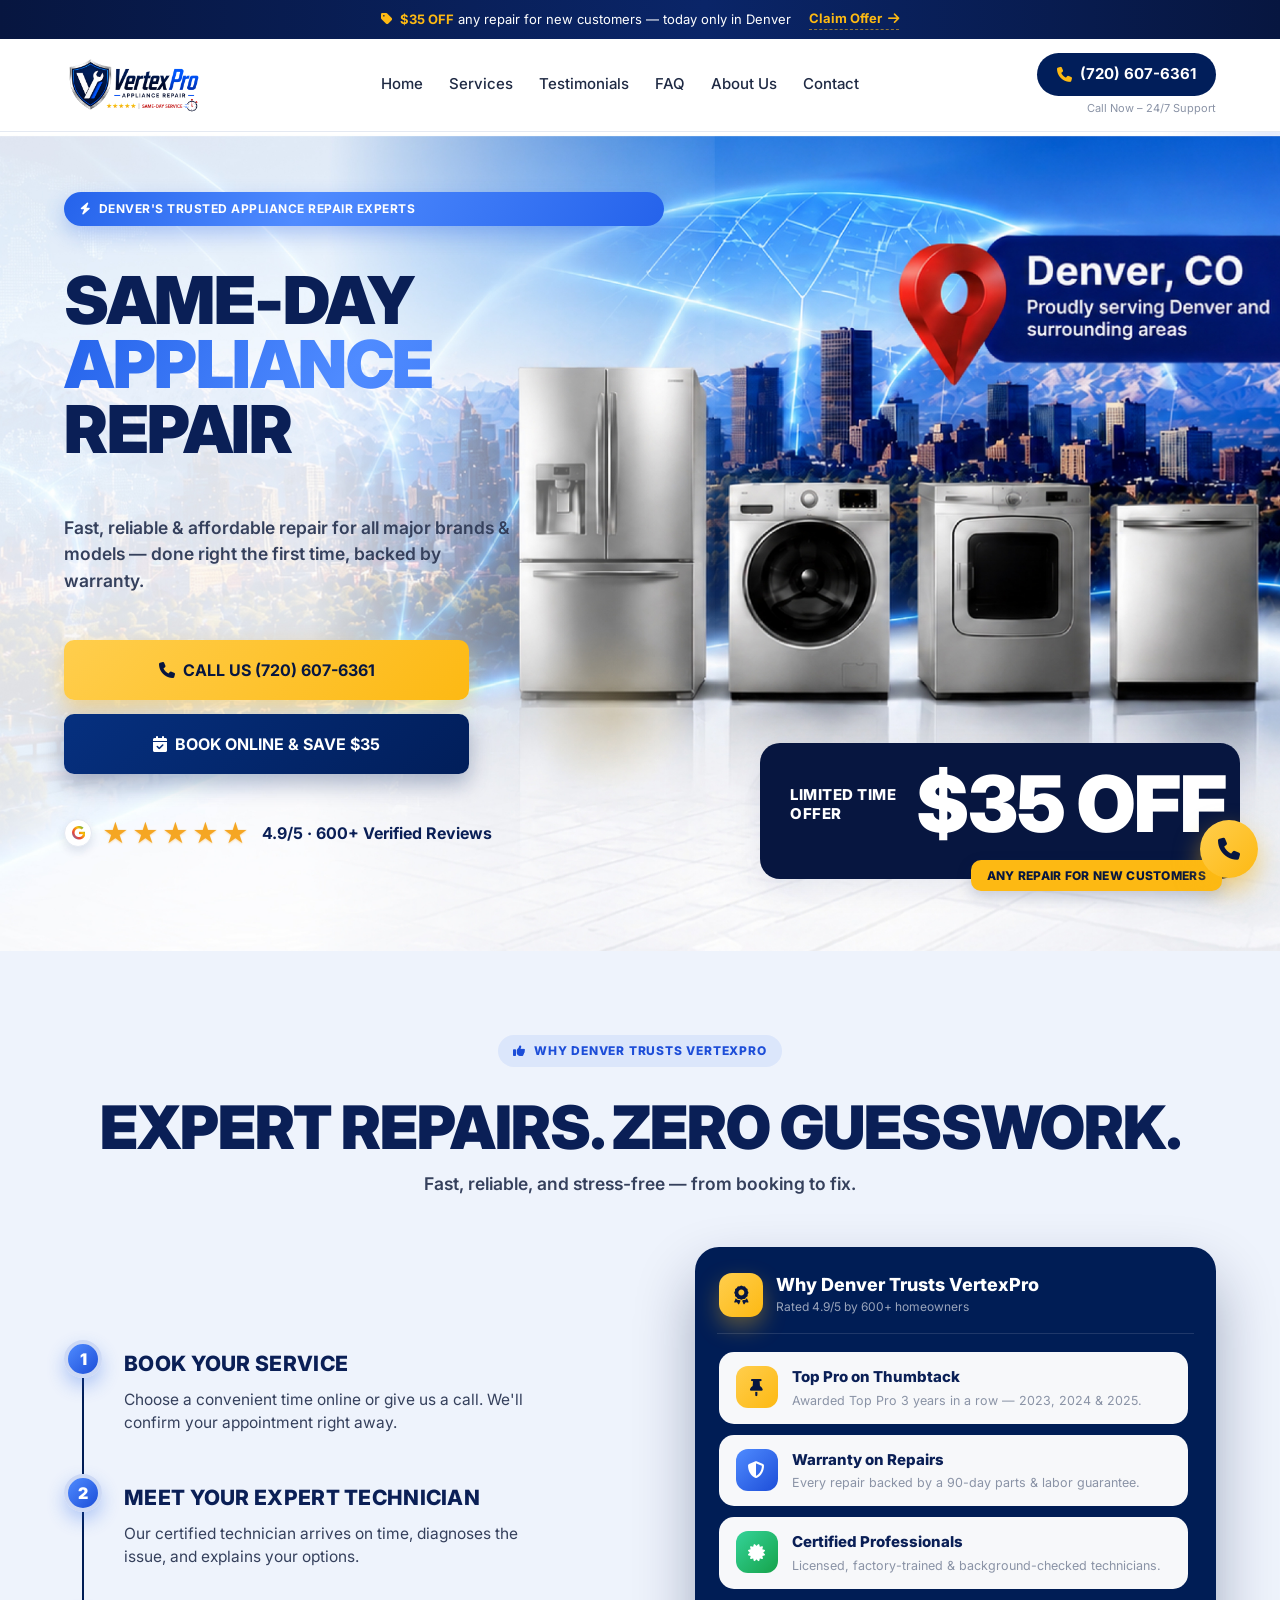
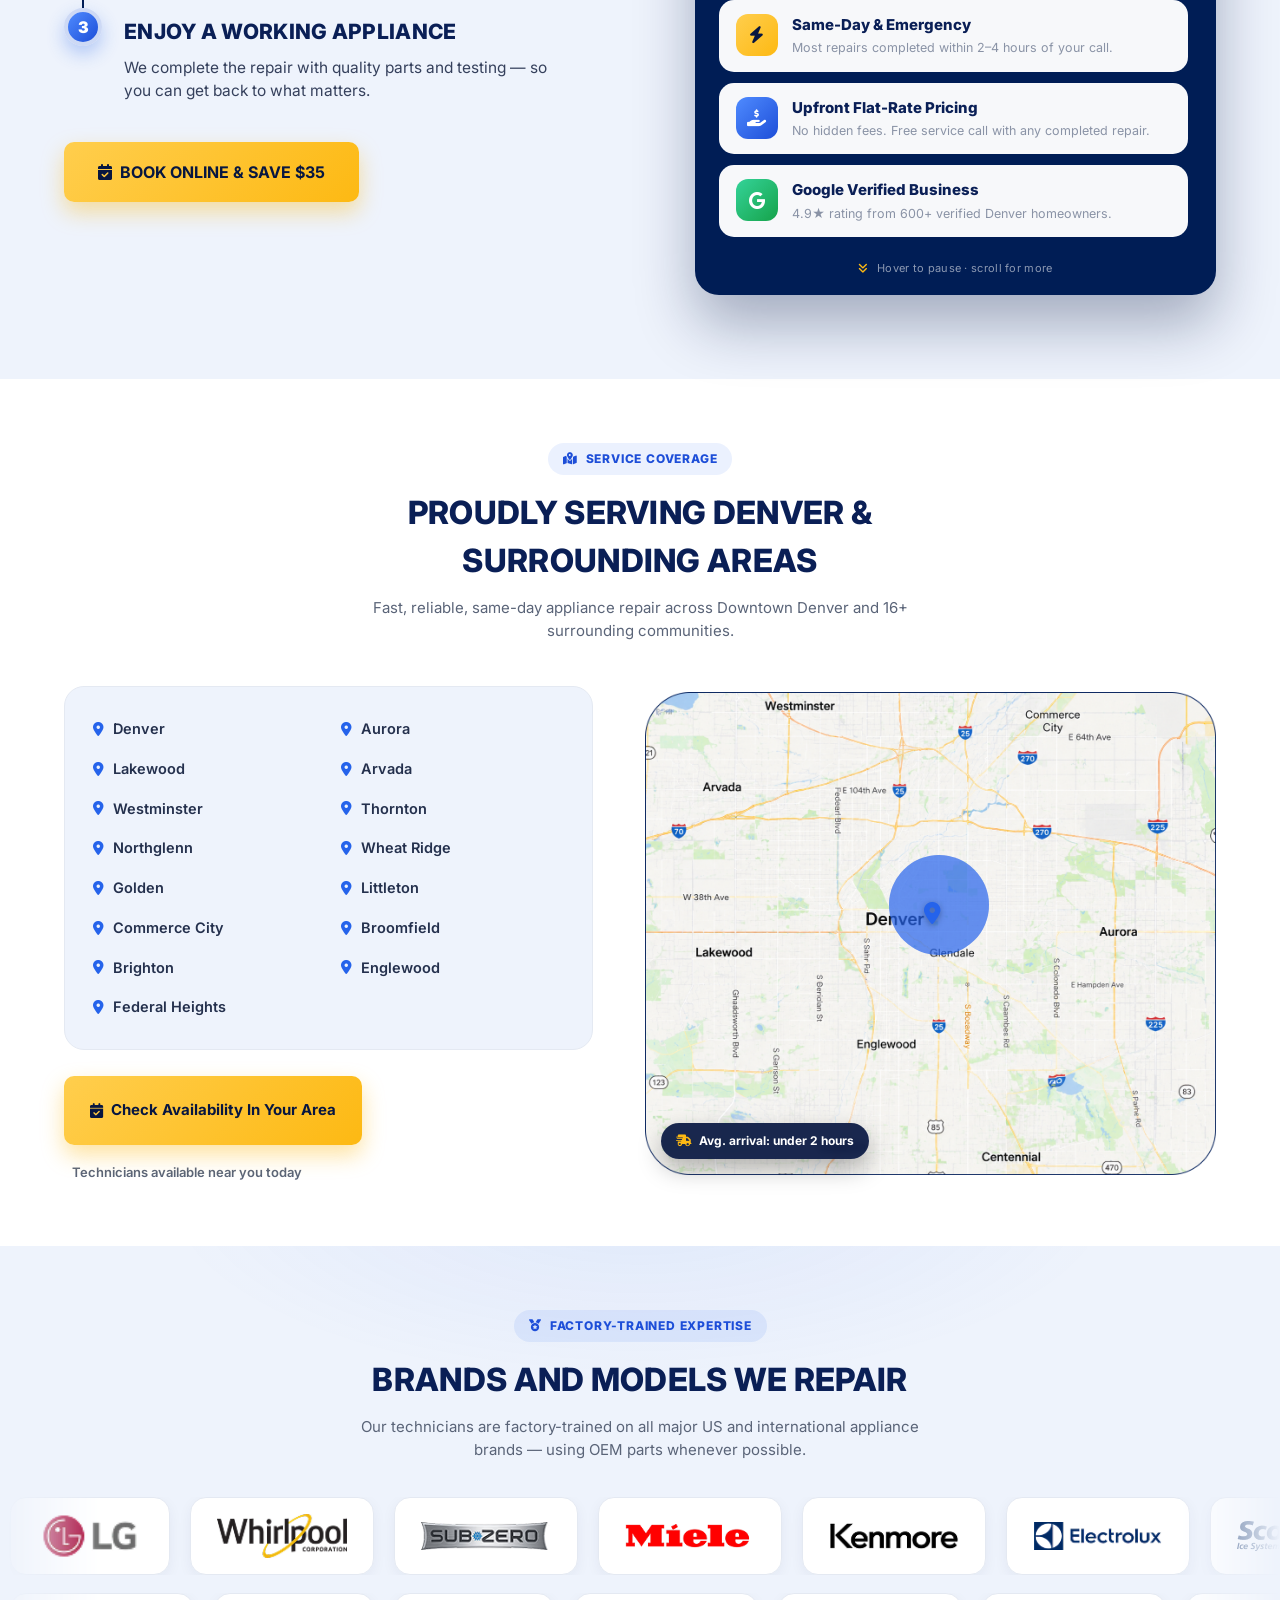
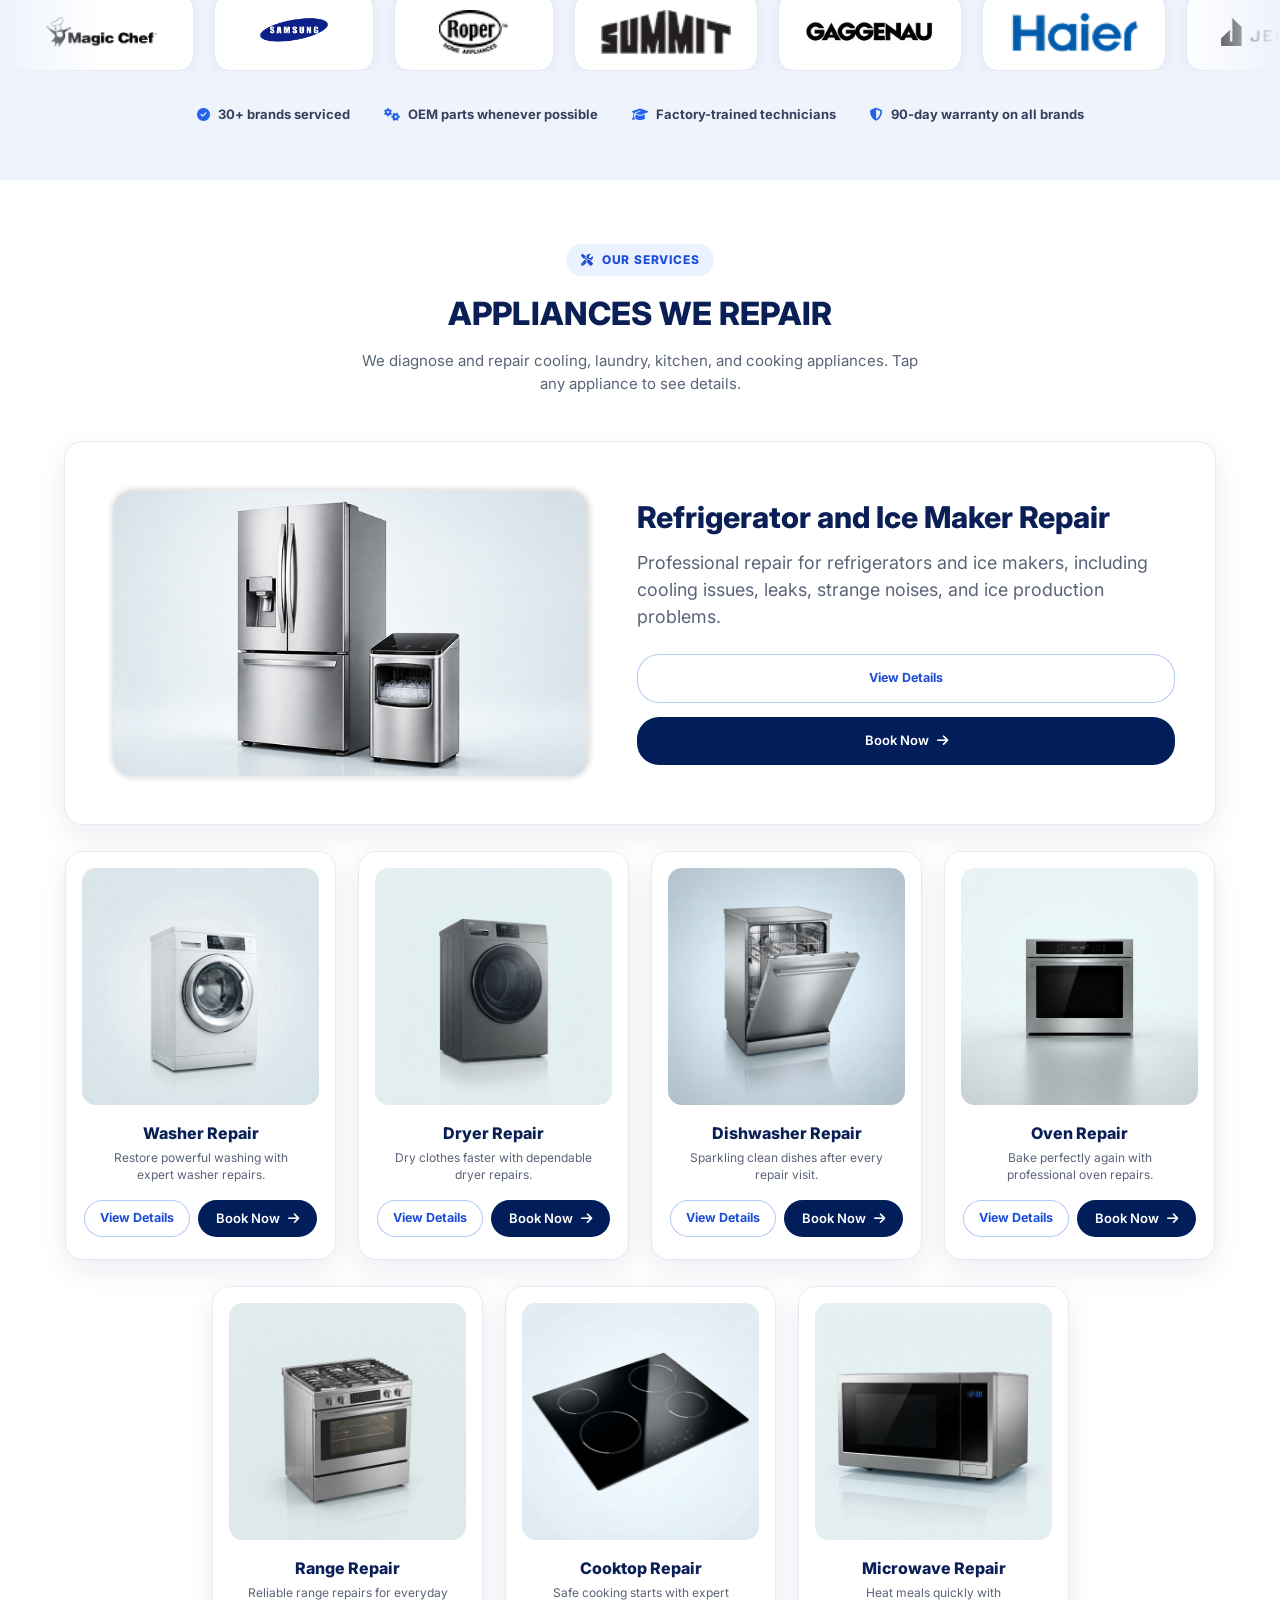
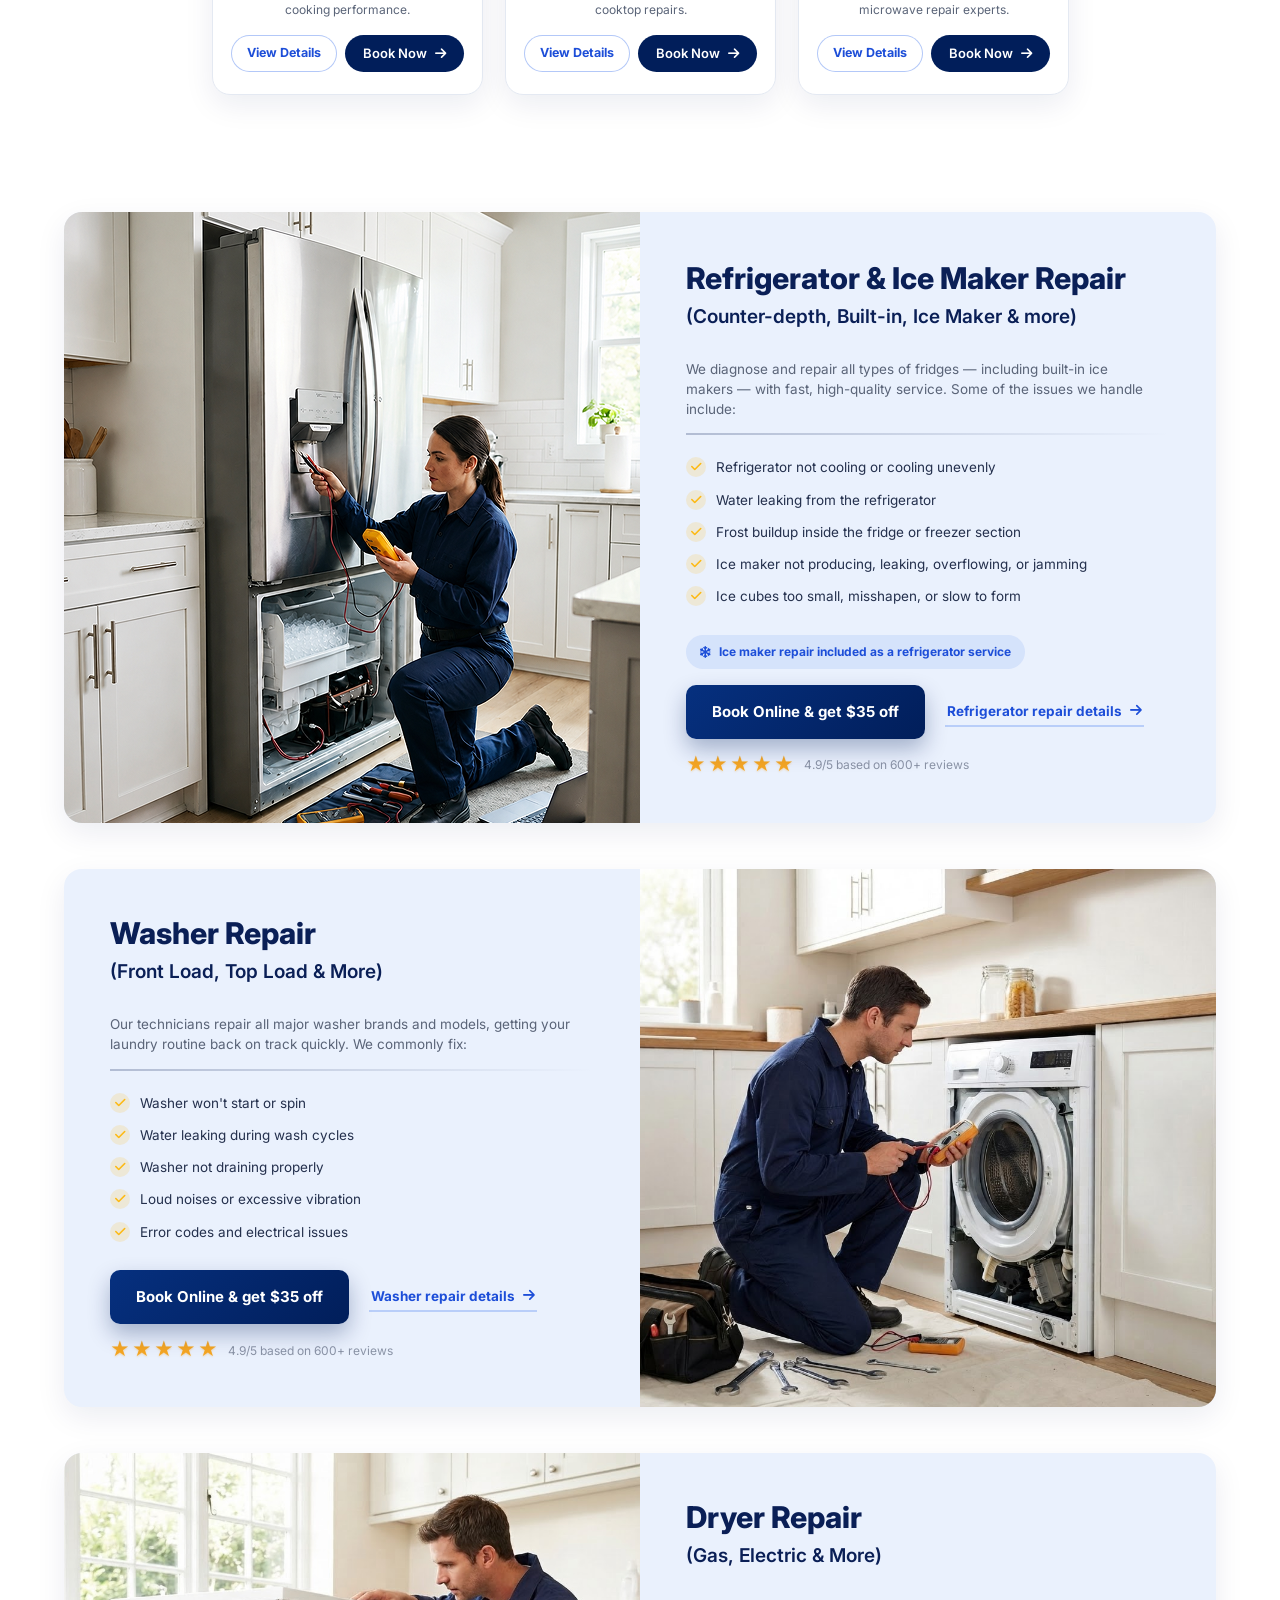
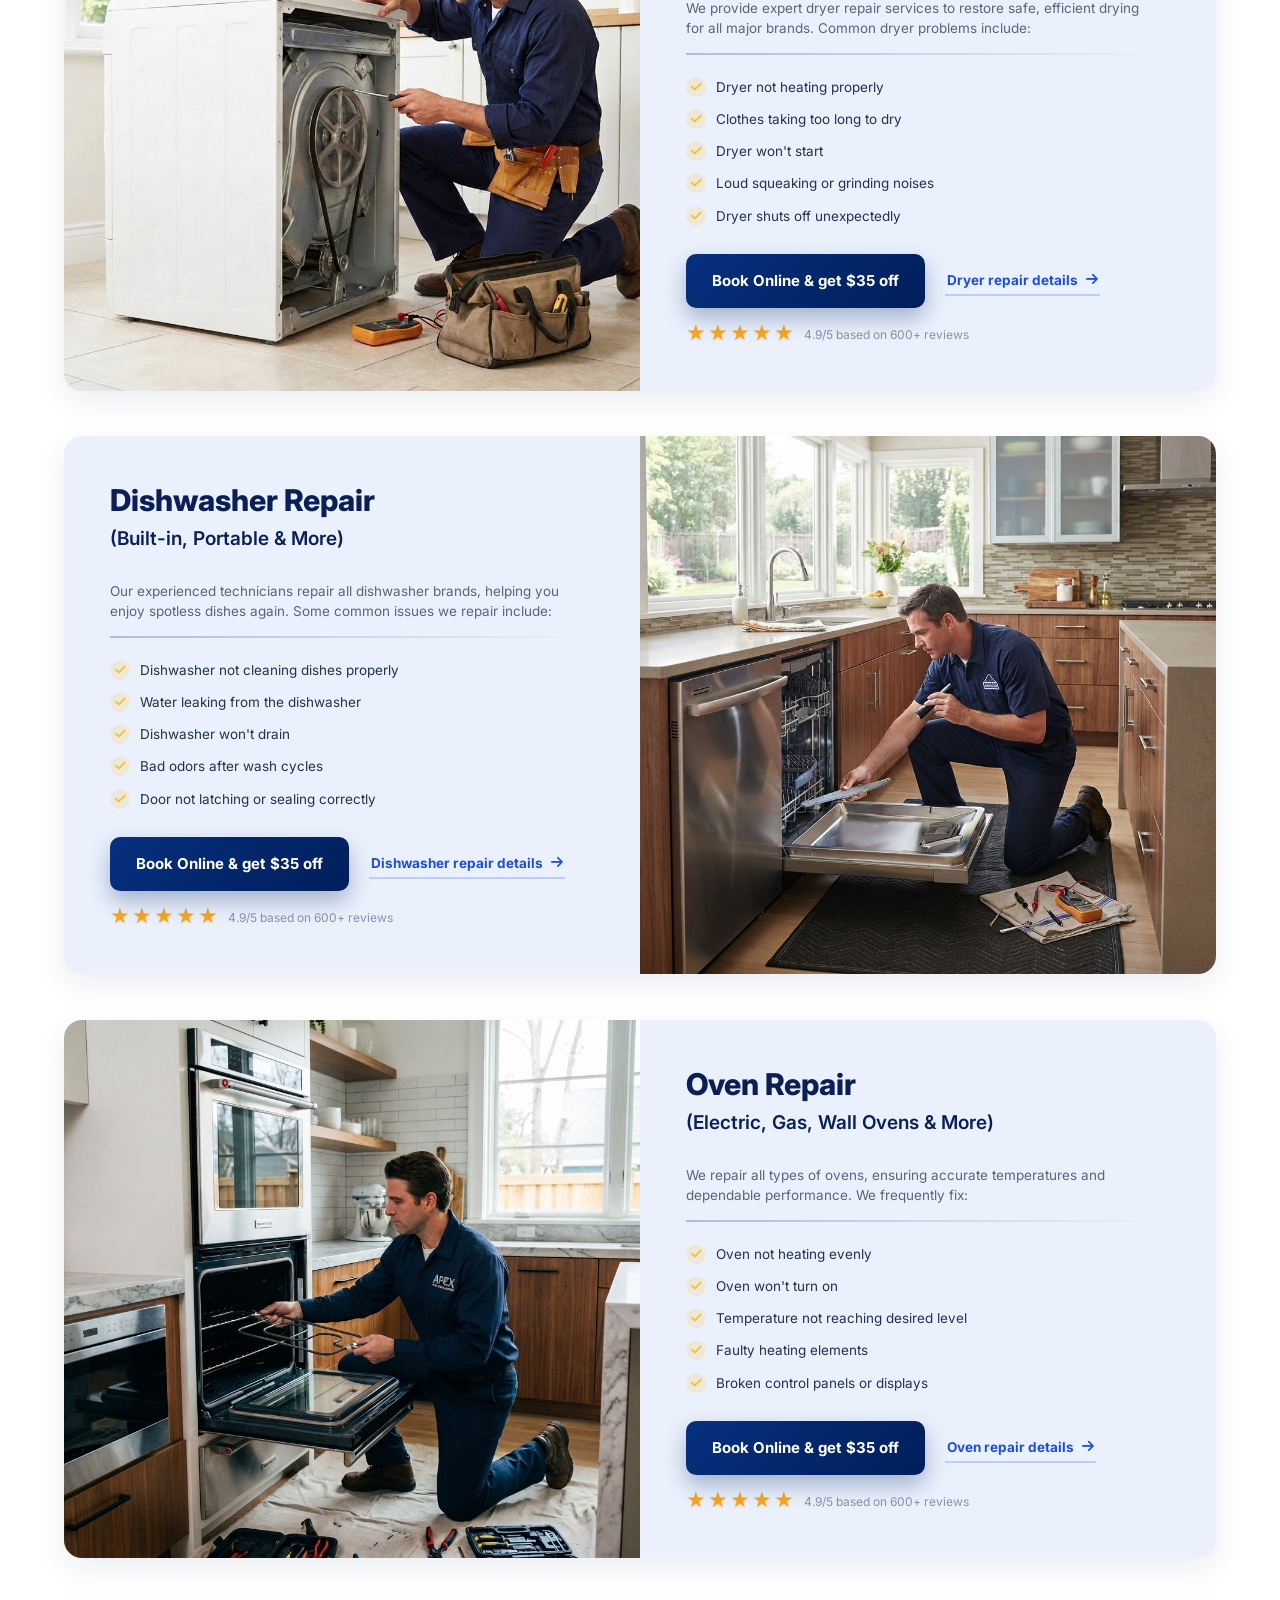
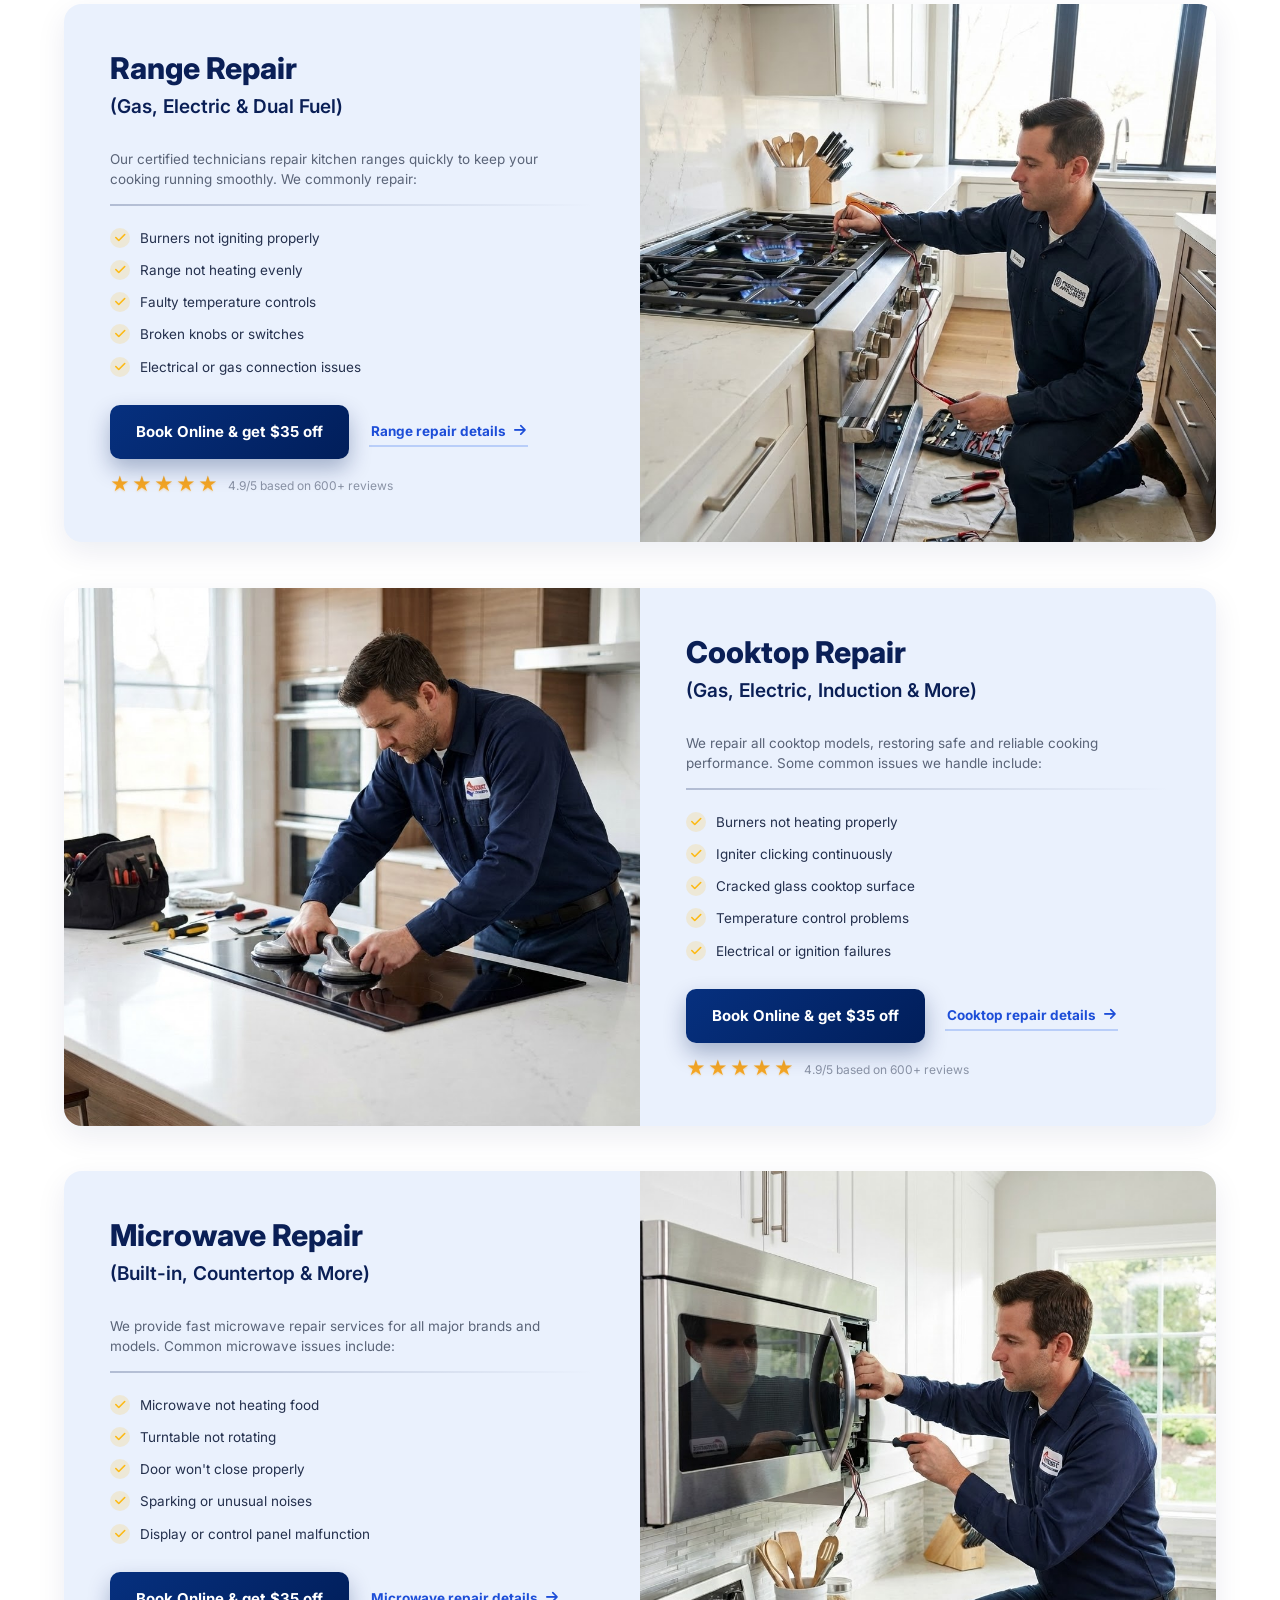
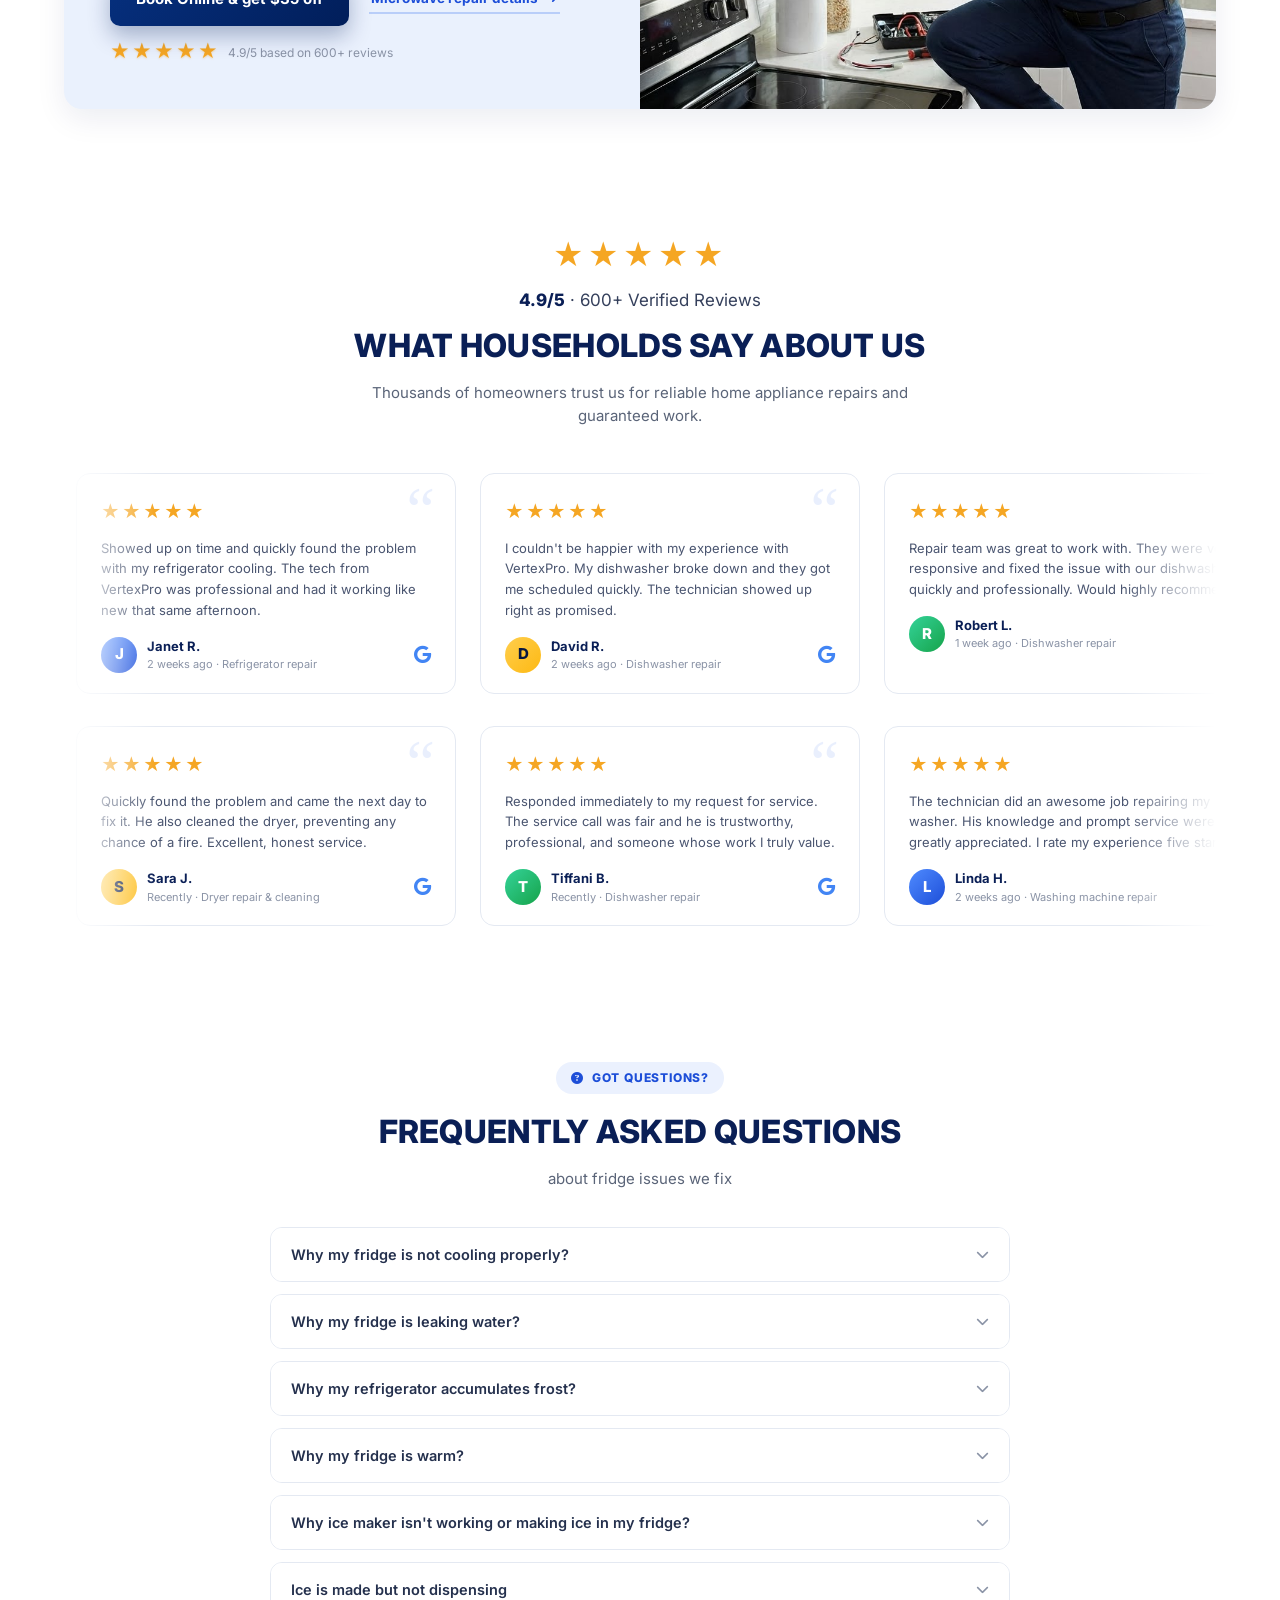
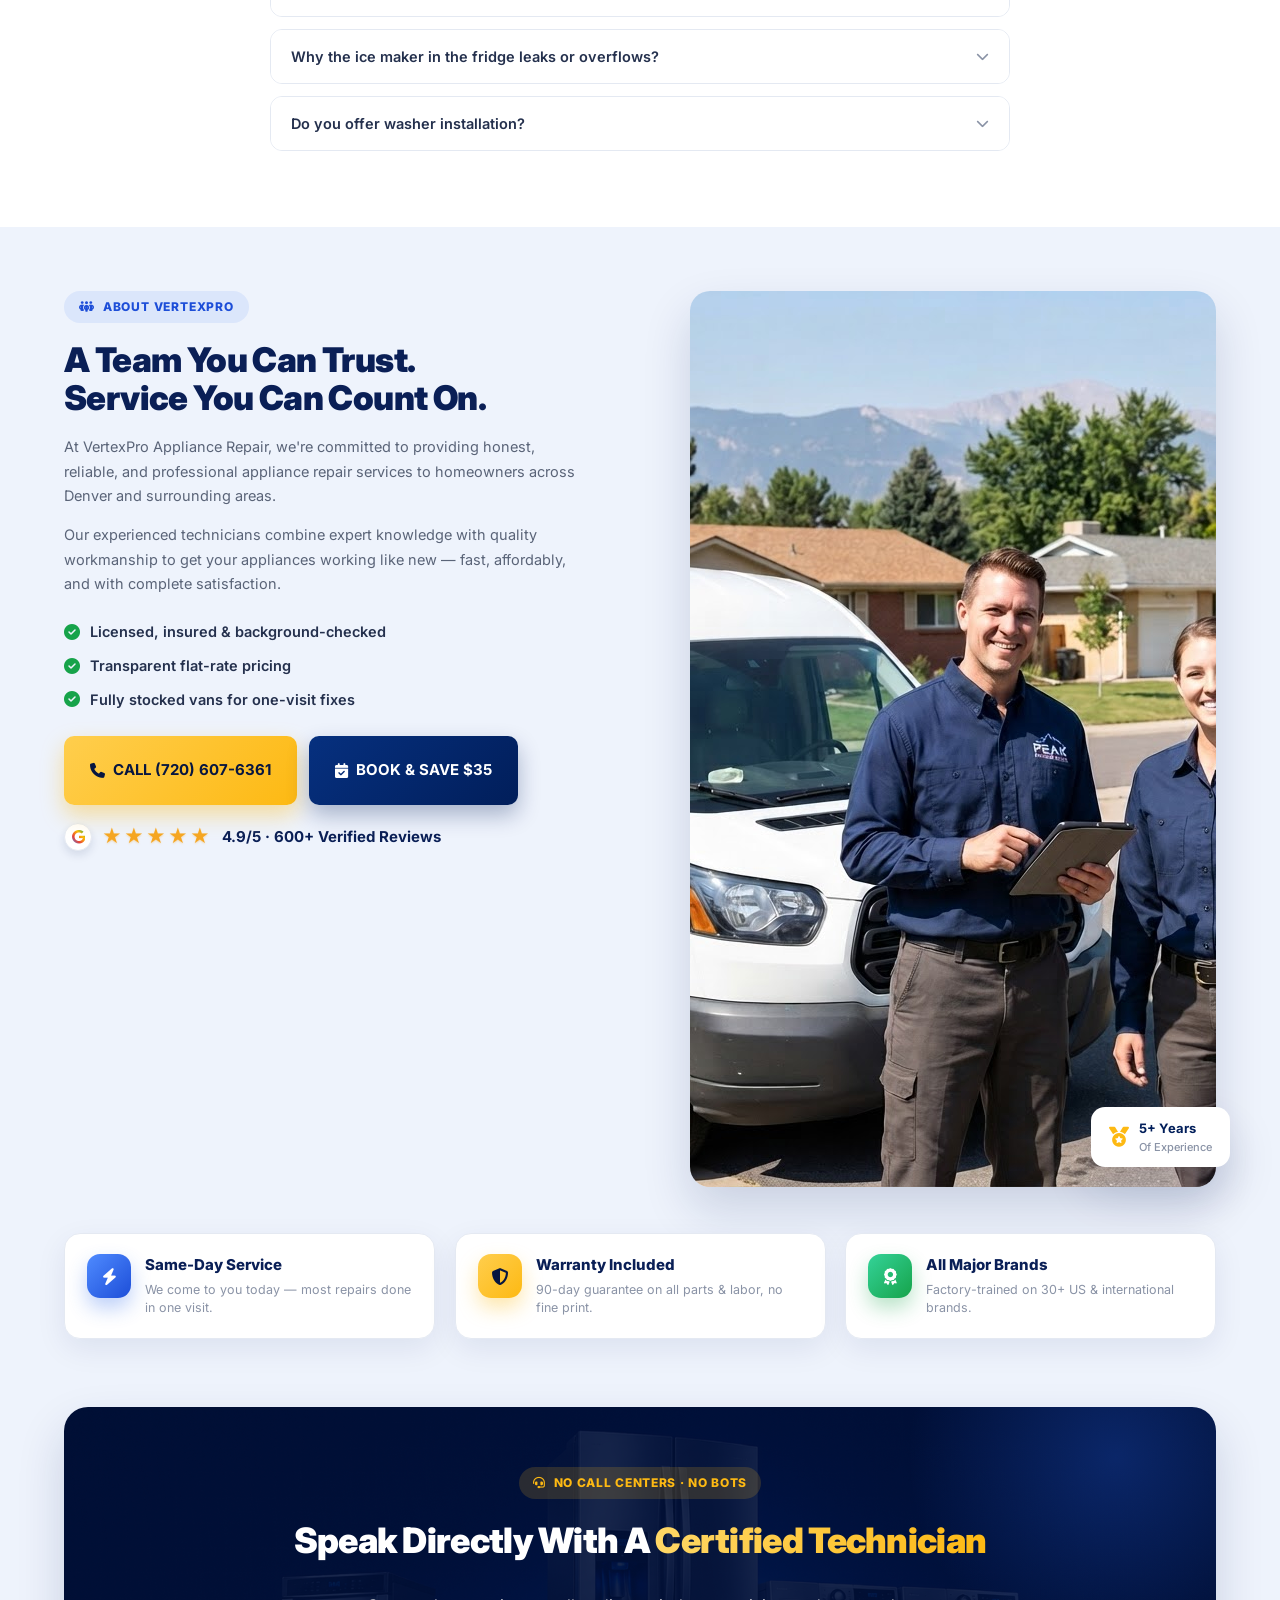
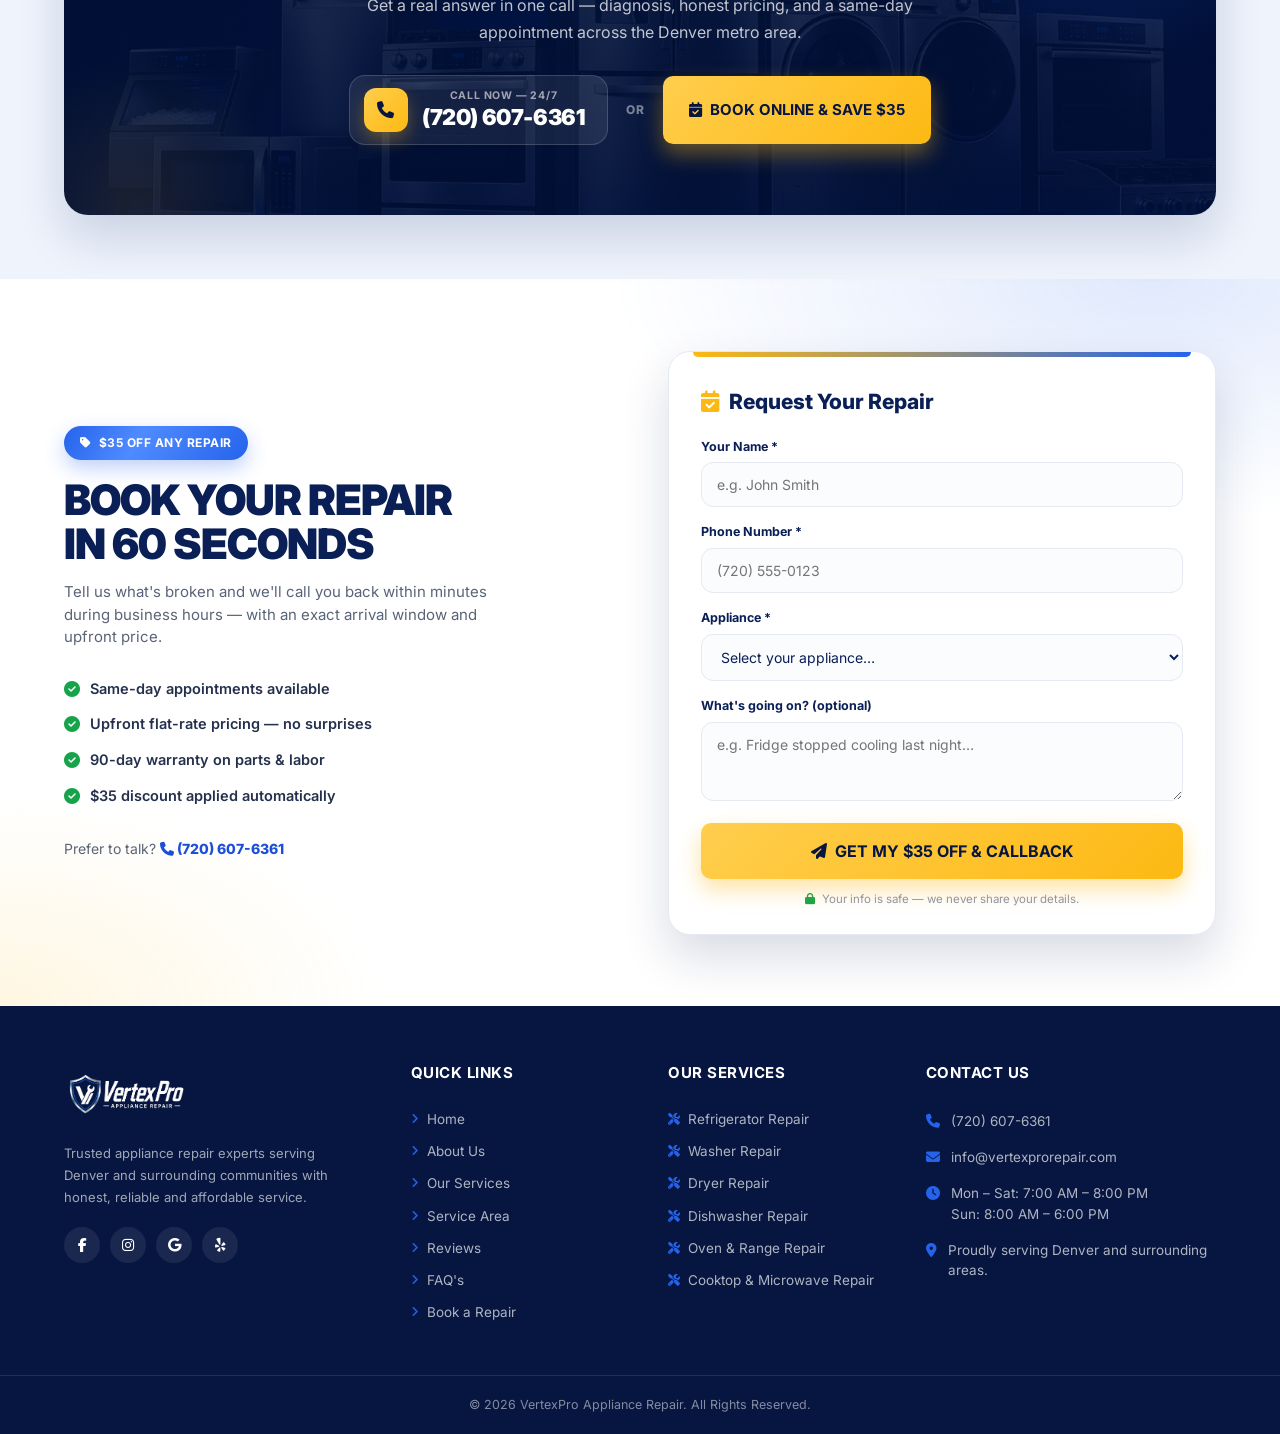
<file: index.html>
<!doctype html>
<html lang="en">
  <head>
    <meta charset="UTF-8" />
    <meta name="viewport" content="width=device-width, initial-scale=1.0" />
    <title>
      VertexPro Appliance Repair | Same-Day Appliance Repair in Denver, CO — $35
      OFF
    </title>
    <meta
      name="description"
      content="Denver's trusted same-day appliance repair. Refrigerator, washer, dryer, dishwasher, oven, range, cooktop & microwave. 4.9/5 from 600+ reviews. $35 OFF your first repair — call (720) 607-6361."
    />

    <!-- Open Graph / Facebook Ads -->
    <meta property="og:type" content="website" />
    <meta property="og:site_name" content="VertexPro Appliance Repair" />
    <meta
      property="og:title"
      content="Same-Day Appliance Repair in Denver — $35 OFF Any Repair"
    />
    <meta
      property="og:description"
      content="Top Pro on Thumbtack · 4.9/5 from 600+ verified reviews · Warranty on every repair. Book online in 1 minute or call (720) 607-6361."
    />
    <meta property="og:image" content="images/og-cover.jpg" />
    <meta property="og:image:width" content="1376" />
    <meta property="og:image:height" content="768" />
    <meta property="og:locale" content="en_US" />

    <!-- Twitter -->
    <meta name="twitter:card" content="summary_large_image" />
    <meta
      name="twitter:title"
      content="Same-Day Appliance Repair in Denver — $35 OFF Any Repair"
    />
    <meta
      name="twitter:description"
      content="Top Pro on Thumbtack · 4.9/5 from 600+ verified reviews · Warranty on every repair."
    />
    <meta name="twitter:image" content="images/og-cover.jpg" />

    <meta name="theme-color" content="#071640" />

    <link rel="preconnect" href="https://fonts.googleapis.com" />
    <link rel="preconnect" href="https://fonts.gstatic.com" crossorigin />
    <link
      href="https://fonts.googleapis.com/css2?family=Inter:wght@400;500;600;700;800;900&display=swap"
      rel="stylesheet"
    />
    <link
      rel="stylesheet"
      href="https://cdn.jsdelivr.net/npm/@fortawesome/fontawesome-free@6.4.0/css/all.min.css"
    />
    <link rel="stylesheet" href="./index.css" />
    <link rel="icon" type="image/png" href="images/logo.png" />

    <!-- Local Business structured data -->
    <script type="application/ld+json">
      {
        "@context": "https://schema.org",
        "@type": "HomeAndConstructionBusiness",
        "name": "VertexPro Appliance Repair",
        "image": "images/og-cover.jpg",
        "telephone": "+1-720-607-6361",
        "email": "info@vertexprorepair.com",
        "priceRange": "$$",
        "address": {
          "@type": "PostalAddress",
          "addressLocality": "Denver",
          "addressRegion": "CO",
          "addressCountry": "US"
        },
        "areaServed": "Denver, CO and surrounding areas",
        "aggregateRating": {
          "@type": "AggregateRating",
          "ratingValue": "4.9",
          "reviewCount": "600"
        },
        "openingHours": ["Mo-Sa 07:00-20:00", "Su 08:00-18:00"]
      }
    </script>
  </head>
  <body>
    <!-- ===================== TOP OFFER BAR ===================== -->
    <div class="offer-bar" id="offer-bar">
      <div class="container">
        <span class="offer-text"
          ><i class="fa-solid fa-tag"></i> <strong>$35 OFF</strong> any repair
          for new customers — today only in Denver</span
        >
        <a href="#book" class="offer-link"
          >Claim Offer <i class="fa-solid fa-arrow-right"></i
        ></a>
      </div>
    </div>

    <!-- ===================== NAVBAR ===================== -->
    <header class="navbar" id="navbar">
      <div class="container">
        <a href="#" class="nav-logo" aria-label="VertexPro Appliance Repair">
          <img
            src="images/logo.png"
            alt="VertexPro Appliance Repair logo"
            width="190"
            height="64"
          />
        </a>
        <nav aria-label="Main navigation">
          <ul class="nav-menu" id="nav-menu">
            <li><a href="#">Home</a></li>
            <li><a href="#services">Services</a></li>
            <li><a href="#reviews">Testimonials</a></li>
            <li><a href="#faq">FAQ</a></li>
            <li><a href="#about">About Us</a></li>
            <li><a href="#book">Contact</a></li>
          </ul>
        </nav>
        <div class="nav-cta">
          <a href="tel:+17206076361" class="nav-phone"
            ><i class="fa-solid fa-phone"></i> (720) 607-6361</a
          >
          <div class="nav-support">Call Now – 24/7 Support</div>
        </div>
        <button
          class="nav-burger"
          id="nav-burger"
          aria-label="Open menu"
          aria-expanded="false"
        >
          <i class="fa-solid fa-bars"></i>
        </button>
      </div>
    </header>

    <!-- ===================== HERO (2 balanced columns) ===================== -->
    <section class="hero" id="hero-section">
      <div class="container hero-grid">
        <!-- Left: message + CTAs -->
        <div class="hero-left">
          <span class="hero-pill"
            ><i class="fa-solid fa-bolt"></i> Denver's Trusted Appliance Repair
            Experts</span
          >
          <h1 class="hero-title">
            Same-Day<br /><span class="accent">Appliance</span> Repair
          </h1>
          <p class="hero-sub">
            Fast, reliable &amp; affordable repair for all major brands &amp;
            models — done right the first time, backed by warranty.
          </p>

          <div class="hero-actions">
            <a href="tel:+17206076361" class="btn btn-gold btn-lg"
              ><i class="fa-solid fa-phone"></i> CALL US (720) 607-6361</a
            >
            <a href="#book" class="btn btn-navy btn-lg"
              ><i class="fa-solid fa-calendar-check"></i> BOOK ONLINE &amp; SAVE
              $35</a
            >
          </div>

          <div class="hero-reviews">
            <span class="g-badge" aria-hidden="true"
              ><i class="fa-brands fa-google"></i
            ></span>
            <span class="stars-inline stars-lg" aria-label="5 star rating"
              >★★★★★</span
            >
            <span>4.9/5 · 600+ Verified Reviews</span>
          </div>
        </div>

        <div
          class="hero-coupon"
          role="img"
          aria-label="Limited time offer: $35 off any repair for new customers"
        >
          <span class="coupon-tag">Limited Time<br />Offer</span>
          <span class="coupon-amount">$35 OFF</span>
          <span class="coupon-badge">Any Repair for New Customers</span>
        </div>
      </div>
    </section>

    <!-- ===================== WHY / HOW IT WORKS ===================== -->
    <section class="why" id="why">
      <div class="container">
        <div class="why-head reveal">
          <span class="section-eyebrow"
            ><i class="fa-solid fa-thumbs-up"></i> Why Denver Trusts
            VertexPro</span
          >
          <h2 class="why-title">Expert Repairs. Zero Guesswork.</h2>
          <p class="why-sub">
            Fast, reliable, and stress-free — from booking to fix.
          </p>
        </div>

        <div class="why-grid">
          <!-- Left: 3-step process + CTA -->
          <div class="why-left reveal from-left">
            <ol class="steps">
              <li class="step">
                <span class="step-num">1</span>
                <div class="step-body">
                  <h3>Book Your Service</h3>
                  <p>
                    Choose a convenient time online or give us a call. We'll
                    confirm your appointment right away.
                  </p>
                </div>
              </li>
              <li class="step">
                <span class="step-num">2</span>
                <div class="step-body">
                  <h3>Meet Your Expert Technician</h3>
                  <p>
                    Our certified technician arrives on time, diagnoses the
                    issue, and explains your options.
                  </p>
                </div>
              </li>
              <li class="step">
                <span class="step-num">3</span>
                <div class="step-body">
                  <h3>Enjoy a Working Appliance</h3>
                  <p>
                    We complete the repair with quality parts and testing — so
                    you can get back to what matters.
                  </p>
                </div>
              </li>
            </ol>
            <a href="#book" class="btn btn-gold btn-lg"
              ><i class="fa-solid fa-calendar-check"></i> BOOK ONLINE &amp; SAVE
              $35</a
            >
          </div>

          <!-- Right: wide scrollable trust panel -->
          <aside class="hero-card" aria-label="Why Denver trusts VertexPro">
            <div class="hero-card-head">
              <span class="hc-award"><i class="fa-solid fa-award"></i></span>
              <div class="hc-head-text">
                <h4>Why Denver Trusts VertexPro</h4>
                <span class="hc-head-sub">Rated 4.9/5 by 600+ homeowners</span>
              </div>
            </div>

            <div
              class="hero-card-scroll"
              id="trust-scroll"
              tabindex="0"
              aria-label="Trust points — scrolls automatically, hover to pause"
            >
              <div class="trust-track" id="trust-track">
                <div class="trust-row">
                  <span class="trust-icon ti-gold"
                    ><i class="fa-solid fa-thumbtack"></i
                  ></span>
                  <div>
                    <h5>Top Pro on Thumbtack</h5>
                    <p>
                      Awarded Top Pro 3 years in a row — 2023, 2024 &amp; 2025.
                    </p>
                  </div>
                </div>
                <div class="trust-row">
                  <span class="trust-icon ti-blue"
                    ><i class="fa-solid fa-shield-halved"></i
                  ></span>
                  <div>
                    <h5>Warranty on Repairs</h5>
                    <p>
                      Every repair backed by a 90-day parts &amp; labor
                      guarantee.
                    </p>
                  </div>
                </div>
                <div class="trust-row">
                  <span class="trust-icon ti-green"
                    ><i class="fa-solid fa-certificate"></i
                  ></span>
                  <div>
                    <h5>Certified Professionals</h5>
                    <p>
                      Licensed, factory-trained &amp; background-checked
                      technicians.
                    </p>
                  </div>
                </div>
                <div class="trust-row">
                  <span class="trust-icon ti-gold"
                    ><i class="fa-solid fa-bolt"></i
                  ></span>
                  <div>
                    <h5>Same-Day &amp; Emergency</h5>
                    <p>Most repairs completed within 2–4 hours of your call.</p>
                  </div>
                </div>
                <div class="trust-row">
                  <span class="trust-icon ti-blue"
                    ><i class="fa-solid fa-hand-holding-dollar"></i
                  ></span>
                  <div>
                    <h5>Upfront Flat-Rate Pricing</h5>
                    <p>
                      No hidden fees. Free service call with any completed
                      repair.
                    </p>
                  </div>
                </div>
                <div class="trust-row">
                  <span class="trust-icon ti-green"
                    ><i class="fa-brands fa-google"></i
                  ></span>
                  <div>
                    <h5>Google Verified Business</h5>
                    <p>4.9★ rating from 600+ verified Denver homeowners.</p>
                  </div>
                </div>
                <div class="trust-row">
                  <span class="trust-icon ti-gold"
                    ><i class="fa-solid fa-screwdriver-wrench"></i
                  ></span>
                  <div>
                    <h5>All Major Brands</h5>
                    <p>
                      LG, Samsung, Whirlpool, GE, Bosch, Sub-Zero &amp; 30+
                      more.
                    </p>
                  </div>
                </div>
                <div class="trust-row">
                  <span class="trust-icon ti-blue"
                    ><i class="fa-solid fa-house-circle-check"></i
                  ></span>
                  <div>
                    <h5>Respect for Your Home</h5>
                    <p>
                      Clean workspace, shoe covers &amp; friendly, on-time pros.
                    </p>
                  </div>
                </div>
              </div>
            </div>

            <div class="hero-card-foot">
              <i class="fa-solid fa-angles-down"></i> Hover to pause · scroll for
              more
            </div>
          </aside>
        </div>
      </div>
    </section>

    <!-- ===================== SERVICE AREA (merged — list + map design) ===================== -->
    <section class="area" id="area">
      <div class="container">
        <div class="area-head reveal">
          <span class="section-eyebrow"
            ><i class="fa-solid fa-map-location-dot"></i> Service Coverage</span
          >
          <h2 class="section-title">
            Proudly Serving Denver &amp; Surrounding Areas
          </h2>
          <p class="section-sub">
            Fast, reliable, same-day appliance repair across Downtown Denver and
            16+ surrounding communities.
          </p>
        </div>
        <div class="area-inner">
          <div class="area-left reveal from-left">
            <div class="area-lists">
              <div><i class="fa-solid fa-location-dot"></i> Denver</div>
              <div><i class="fa-solid fa-location-dot"></i> Aurora</div>
              <div><i class="fa-solid fa-location-dot"></i> Lakewood</div>
              <div><i class="fa-solid fa-location-dot"></i> Arvada</div>
              <div><i class="fa-solid fa-location-dot"></i> Westminster</div>
              <div><i class="fa-solid fa-location-dot"></i> Thornton</div>
              <div><i class="fa-solid fa-location-dot"></i> Northglenn</div>
              <div><i class="fa-solid fa-location-dot"></i> Wheat Ridge</div>
              <div><i class="fa-solid fa-location-dot"></i> Golden</div>
              <div><i class="fa-solid fa-location-dot"></i> Littleton</div>
              <div><i class="fa-solid fa-location-dot"></i> Commerce City</div>
              <div><i class="fa-solid fa-location-dot"></i> Broomfield</div>
              <div><i class="fa-solid fa-location-dot"></i> Brighton</div>
              <div><i class="fa-solid fa-location-dot"></i> Englewood</div>
              <div><i class="fa-solid fa-location-dot"></i> Federal Heights</div>
            </div>
            <div class="area-cta-row">
              <a href="#book" class="btn btn-gold"
                ><i class="fa-solid fa-calendar-check"></i> Check Availability
                In Your Area</a
              >
              <span class="area-note"
                ><span class="live-dot"></span> Technicians available near you
                today</span
              >
            </div>
          </div>
          <div class="area-map reveal from-right zoom">
            <img
              src="images/location.png"
              alt="Denver service area map"
              loading="lazy"
            />
            <span class="map-pin"
              ><i class="fa-solid fa-location-dot"></i
            ></span>
            <span class="map-tag"
              ><i class="fa-solid fa-truck-fast"></i> Avg. arrival: under 2
              hours</span
            >
          </div>
        </div>
      </div>
    </section>

    <!-- ===================== BRANDS ===================== -->
    <section class="brands">
      <div class="container">
        <span class="section-eyebrow reveal"
          ><i class="fa-solid fa-medal"></i> Factory-Trained Expertise</span
        >
        <h2 class="section-title reveal">Brands and Models We Repair</h2>
        <p class="section-sub reveal d1">
          Our technicians are factory-trained on all major US and international
          appliance brands — using OEM parts whenever possible.
        </p>
      </div>

      <div class="brands-wrap reveal d2">
        <div class="brands-track">
          <span class="brand-chip"
            ><img
              class="brand-logo"
              src="images/logos/LG.png"
              alt="LG logo"
              loading="lazy"
          /></span>
          <span class="brand-chip"
            ><img
              class="brand-logo"
              src="images/logos/whirlpool.png"
              alt="Whirlpool logo"
              loading="lazy"
          /></span>
          <span class="brand-chip"
            ><img
              class="brand-logo"
              src="images/logos/Sub%20Zero.png"
              alt="Sub-Zero logo"
              loading="lazy"
          /></span>
          <span class="brand-chip"
            ><img
              class="brand-logo"
              src="images/logos/Miele.png"
              alt="Miele logo"
              loading="lazy"
          /></span>
          <span class="brand-chip"
            ><img
              class="brand-logo"
              src="images/logos/Kenmore.png"
              alt="Kenmore logo"
              loading="lazy"
          /></span>
          <span class="brand-chip"
            ><img
              class="brand-logo"
              src="images/logos/Electrolux.png"
              alt="Electrolux logo"
              loading="lazy"
          /></span>
          <span class="brand-chip"
            ><img
              class="brand-logo"
              src="images/logos/Scotsman%20Ice%20Systems.png"
              alt="Scotsman Ice Systems logo"
              loading="lazy"
          /></span>
          <!-- duplicate for seamless marquee -->
          <span class="brand-chip"
            ><img
              class="brand-logo"
              src="images/logos/LG.png"
              alt="LG logo"
              loading="lazy"
          /></span>
          <span class="brand-chip"
            ><img
              class="brand-logo"
              src="images/logos/whirlpool.png"
              alt="Whirlpool logo"
              loading="lazy"
          /></span>
          <span class="brand-chip"
            ><img
              class="brand-logo"
              src="images/logos/Sub%20Zero.png"
              alt="Sub-Zero logo"
              loading="lazy"
          /></span>
          <span class="brand-chip"
            ><img
              class="brand-logo"
              src="images/logos/Miele.png"
              alt="Miele logo"
              loading="lazy"
          /></span>
          <span class="brand-chip"
            ><img
              class="brand-logo"
              src="images/logos/Kenmore.png"
              alt="Kenmore logo"
              loading="lazy"
          /></span>
          <span class="brand-chip"
            ><img
              class="brand-logo"
              src="images/logos/Electrolux.png"
              alt="Electrolux logo"
              loading="lazy"
          /></span>
          <span class="brand-chip"
            ><img
              class="brand-logo"
              src="images/logos/Scotsman%20Ice%20Systems.png"
              alt="Scotsman Ice Systems logo"
              loading="lazy"
          /></span>
        </div>
      </div>

      <div class="brands-wrap brands-wrap-reverse reveal d3">
        <div class="brands-track brands-track-reverse">
          <span class="brand-chip"
            ><img
              class="brand-logo"
              src="images/logos/Magic%20Chef.png"
              alt="Magic Chef logo"
              loading="lazy"
          /></span>
          <span class="brand-chip"
            ><img
              class="brand-logo"
              src="images/logos/samsung.png"
              alt="Samsung logo"
              loading="lazy"
          /></span>
          <span class="brand-chip"
            ><img
              class="brand-logo"
              src="images/logos/Roper.png"
              alt="Roper logo"
              loading="lazy"
          /></span>
          <span class="brand-chip"
            ><img
              class="brand-logo"
              src="images/logos/Summit.png"
              alt="Summit logo"
              loading="lazy"
          /></span>
          <span class="brand-chip"
            ><img
              class="brand-logo"
              src="images/logos/Gaggenau.png"
              alt="Gaggenau logo"
              loading="lazy"
          /></span>
          <span class="brand-chip"
            ><img
              class="brand-logo"
              src="images/logos/Haier.png"
              alt="Haier logo"
              loading="lazy"
          /></span>
          <span class="brand-chip"
            ><img
              class="brand-logo"
              src="images/logos/Jennair.png"
              alt="Jenn-Air logo"
              loading="lazy"
          /></span>
          <!-- duplicate for seamless marquee -->
          <span class="brand-chip"
            ><img
              class="brand-logo"
              src="images/logos/Magic%20Chef.png"
              alt="Magic Chef logo"
              loading="lazy"
          /></span>
          <span class="brand-chip"
            ><img
              class="brand-logo"
              src="images/logos/samsung.png"
              alt="Samsung logo"
              loading="lazy"
          /></span>
          <span class="brand-chip"
            ><img
              class="brand-logo"
              src="images/logos/Roper.png"
              alt="Roper logo"
              loading="lazy"
          /></span>
          <span class="brand-chip"
            ><img
              class="brand-logo"
              src="images/logos/Summit.png"
              alt="Summit logo"
              loading="lazy"
          /></span>
          <span class="brand-chip"
            ><img
              class="brand-logo"
              src="images/logos/Gaggenau.png"
              alt="Gaggenau logo"
              loading="lazy"
          /></span>
          <span class="brand-chip"
            ><img
              class="brand-logo"
              src="images/logos/Haier.png"
              alt="Haier logo"
              loading="lazy"
          /></span>
          <span class="brand-chip"
            ><img
              class="brand-logo"
              src="images/logos/Jennair.png"
              alt="Jenn-Air logo"
              loading="lazy"
          /></span>
        </div>
      </div>

      <div class="container">
        <div class="brands-strip reveal d3">
          <span
            ><i class="fa-solid fa-circle-check"></i> 30+ brands serviced</span
          >
          <span
            ><i class="fa-solid fa-gears"></i> OEM parts whenever possible</span
          >
          <span
            ><i class="fa-solid fa-graduation-cap"></i> Factory-trained
            technicians</span
          >
          <span
            ><i class="fa-solid fa-shield-halved"></i> 90-day warranty on all
            brands</span
          >
        </div>
      </div>
    </section>

    <!-- ===================== APPLIANCES WE REPAIR (real product photos) ===================== -->
    <section class="appliances" id="services">
      <div class="container">
        <span class="section-eyebrow reveal"
          ><i class="fa-solid fa-screwdriver-wrench"></i> Our Services</span
        >
        <h2 class="section-title reveal">Appliances We Repair</h2>
        <p class="section-sub reveal d1">
          We diagnose and repair cooling, laundry, kitchen, and cooking
          appliances. Tap any appliance to see details.
        </p>
        <div class="appliance-grid">
          <article class="appliance-card featured reveal zoom">
            <a
              href="service.html?s=refrigerator"
              class="thumb-link feat-media"
              aria-label="Refrigerator and ice maker repair details"
            >
              <div class="thumb">
                <img
                  src="images/Refrigerator and Ice Maker.png"
                  alt="Stainless steel refrigerator and countertop ice maker"
                  loading="lazy"
                  width="1103"
                  height="722"
                />
              </div>
            </a>
            <div class="feat-body">
              <h4>Refrigerator and Ice Maker Repair</h4>
              <p>
                Professional repair for refrigerators and ice makers, including
                cooling issues, leaks, strange noises, and ice production
                problems.
              </p>
              <div class="card-ctas">
                <a
                  href="service.html?s=refrigerator"
                  class="btn btn-pill-outline"
                  >View Details</a
                >
                <a href="#book" class="btn btn-pill-navy"
                  >Book Now <i class="fa-solid fa-arrow-right"></i
                ></a>
              </div>
            </div>
          </article>
          <article class="appliance-card reveal zoom d1">
            <a
              href="service.html?s=washer"
              class="thumb-link"
              aria-label="Washer repair details"
            >
              <div class="thumb">
                <img
                  src="images/appliance-washer.jpg"
                  alt="Front-load washing machine"
                  loading="lazy"
                  width="512"
                  height="512"
                />
              </div>
            </a>
            <h4>Washer Repair</h4>
            <p>Restore powerful washing with expert washer repairs.</p>
            <div class="card-ctas">
              <a href="service.html?s=washer" class="btn btn-pill-outline"
                >View Details</a
              >
              <a href="#book" class="btn btn-pill-navy"
                >Book Now <i class="fa-solid fa-arrow-right"></i
              ></a>
            </div>
          </article>
          <article class="appliance-card reveal zoom d2">
            <a
              href="service.html?s=dryer"
              class="thumb-link"
              aria-label="Dryer repair details"
            >
              <div class="thumb">
                <img
                  src="images/appliance-dryer.jpg"
                  alt="Front-load clothes dryer"
                  loading="lazy"
                  width="512"
                  height="512"
                />
              </div>
            </a>
            <h4>Dryer Repair</h4>
            <p>Dry clothes faster with dependable dryer repairs.</p>
            <div class="card-ctas">
              <a href="service.html?s=dryer" class="btn btn-pill-outline"
                >View Details</a
              >
              <a href="#book" class="btn btn-pill-navy"
                >Book Now <i class="fa-solid fa-arrow-right"></i
              ></a>
            </div>
          </article>
          <article class="appliance-card reveal zoom d3">
            <a
              href="service.html?s=dishwasher"
              class="thumb-link"
              aria-label="Dishwasher repair details"
            >
              <div class="thumb">
                <img
                  src="images/appliance-dishwasher.jpg"
                  alt="Built-in stainless dishwasher"
                  loading="lazy"
                  width="512"
                  height="512"
                />
              </div>
            </a>
            <h4>Dishwasher Repair</h4>
            <p>Sparkling clean dishes after every repair visit.</p>
            <div class="card-ctas">
              <a href="service.html?s=dishwasher" class="btn btn-pill-outline"
                >View Details</a
              >
              <a href="#book" class="btn btn-pill-navy"
                >Book Now <i class="fa-solid fa-arrow-right"></i
              ></a>
            </div>
          </article>
          <article class="appliance-card reveal zoom">
            <a
              href="service.html?s=oven"
              class="thumb-link"
              aria-label="Oven repair details"
            >
              <div class="thumb">
                <img
                  src="images/appliance-oven.jpg"
                  alt="Built-in wall oven"
                  loading="lazy"
                  width="512"
                  height="512"
                />
              </div>
            </a>
            <h4>Oven Repair</h4>
            <p>Bake perfectly again with professional oven repairs.</p>
            <div class="card-ctas">
              <a href="service.html?s=oven" class="btn btn-pill-outline"
                >View Details</a
              >
              <a href="#book" class="btn btn-pill-navy"
                >Book Now <i class="fa-solid fa-arrow-right"></i
              ></a>
            </div>
          </article>
          <article class="appliance-card reveal zoom d1">
            <a
              href="service.html?s=range"
              class="thumb-link"
              aria-label="Range repair details"
            >
              <div class="thumb">
                <img
                  src="images/appliance-range.jpg"
                  alt="Stainless steel gas range"
                  loading="lazy"
                  width="512"
                  height="512"
                />
              </div>
            </a>
            <h4>Range Repair</h4>
            <p>Reliable range repairs for everyday cooking performance.</p>
            <div class="card-ctas">
              <a href="service.html?s=range" class="btn btn-pill-outline"
                >View Details</a
              >
              <a href="#book" class="btn btn-pill-navy"
                >Book Now <i class="fa-solid fa-arrow-right"></i
              ></a>
            </div>
          </article>
          <article class="appliance-card reveal zoom d2">
            <a
              href="service.html?s=cooktop"
              class="thumb-link"
              aria-label="Cooktop repair details"
            >
              <div class="thumb">
                <img
                  src="images/appliance-cooktop.jpg"
                  alt="Black glass induction cooktop"
                  loading="lazy"
                  width="512"
                  height="512"
                />
              </div>
            </a>
            <h4>Cooktop Repair</h4>
            <p>Safe cooking starts with expert cooktop repairs.</p>
            <div class="card-ctas">
              <a href="service.html?s=cooktop" class="btn btn-pill-outline"
                >View Details</a
              >
              <a href="#book" class="btn btn-pill-navy"
                >Book Now <i class="fa-solid fa-arrow-right"></i
              ></a>
            </div>
          </article>
          <article class="appliance-card reveal zoom d3">
            <a
              href="service.html?s=microwave"
              class="thumb-link"
              aria-label="Microwave repair details"
            >
              <div class="thumb">
                <img
                  src="images/appliance-microwave.jpg"
                  alt="Stainless steel microwave"
                  loading="lazy"
                  width="512"
                  height="512"
                />
              </div>
            </a>
            <h4>Microwave Repair</h4>
            <p>Heat meals quickly with microwave repair experts.</p>
            <div class="card-ctas">
              <a href="service.html?s=microwave" class="btn btn-pill-outline"
                >View Details</a
              >
              <a href="#book" class="btn btn-pill-navy"
                >Book Now <i class="fa-solid fa-arrow-right"></i
              ></a>
            </div>
          </article>
        </div>
      </div>
    </section>

    <!-- ===================== SERVICE SECTIONS ===================== -->
    <section class="services">
      <div class="container">
        <!-- Refrigerator (Ice maker folded in) — image LEFT -->
        <article class="service reveal">
          <div class="service-photo">
            <img
              src="images/service-refrigerator.png"
              alt="Technician repairing a refrigerator ice maker"
              loading="lazy"
              width="1200"
              height="896"
            />
          </div>
          <div class="service-body">
            <h3>Refrigerator & Ice Maker Repair</h3>
            <div class="service-subhead">
              (Counter-depth, Built-in, Ice Maker &amp; more)
            </div>
            <p class="service-desc">
              We diagnose and repair all types of fridges — including built-in
              ice makers — with fast, high-quality service. Some of the issues
              we handle include:
            </p>
            <div class="service-divider"></div>
            <ul class="service-list">
              <li>
                <i class="fa-solid fa-check"></i> Refrigerator not cooling or
                cooling unevenly
              </li>
              <li>
                <i class="fa-solid fa-check"></i> Water leaking from the
                refrigerator
              </li>
              <li>
                <i class="fa-solid fa-check"></i> Frost buildup inside the
                fridge or freezer section
              </li>
              <li>
                <i class="fa-solid fa-check"></i> Ice maker not producing,
                leaking, overflowing, or jamming
              </li>
              <li>
                <i class="fa-solid fa-check"></i> Ice cubes too small,
                misshapen, or slow to form
              </li>
            </ul>
            <span class="service-feature-note"
              ><i class="fa-solid fa-snowflake"></i> Ice maker repair included
              as a refrigerator service</span
            >
            <div class="service-cta">
              <div class="service-cta-row">
                <a href="#book" class="btn btn-navy"
                  >Book Online &amp; get $35 off</a
                >
                <a href="service.html?s=refrigerator" class="btn-detail"
                  >Refrigerator repair details
                  <i class="fa-solid fa-arrow-right"></i
                ></a>
              </div>
              <div class="service-rating">
                <span class="stars-inline">★★★★★</span> 4.9/5 based on 600+
                reviews
              </div>
            </div>
          </div>
        </article>

        <!-- Washer — image RIGHT -->
        <article class="service img-right reveal">
          <div class="service-photo">
            <img
              src="images/service-washer.jpg"
              alt="Technician repairing a front-load washing machine"
              loading="lazy"
              width="1200"
              height="896"
            />
          </div>
          <div class="service-body">
            <h3>Washer Repair</h3>
            <div class="service-subhead">(Front Load, Top Load &amp; More)</div>
            <p class="service-desc">
              Our technicians repair all major washer brands and models, getting
              your laundry routine back on track quickly. We commonly fix:
            </p>
            <div class="service-divider"></div>
            <ul class="service-list">
              <li>
                <i class="fa-solid fa-check"></i> Washer won't start or spin
              </li>
              <li>
                <i class="fa-solid fa-check"></i> Water leaking during wash
                cycles
              </li>
              <li>
                <i class="fa-solid fa-check"></i> Washer not draining properly
              </li>
              <li>
                <i class="fa-solid fa-check"></i> Loud noises or excessive
                vibration
              </li>
              <li>
                <i class="fa-solid fa-check"></i> Error codes and electrical
                issues
              </li>
            </ul>
            <div class="service-cta">
              <div class="service-cta-row">
                <a href="#book" class="btn btn-navy"
                  >Book Online &amp; get $35 off</a
                >
                <a href="service.html?s=washer" class="btn-detail"
                  >Washer repair details <i class="fa-solid fa-arrow-right"></i
                ></a>
              </div>
              <div class="service-rating">
                <span class="stars-inline">★★★★★</span> 4.9/5 based on 600+
                reviews
              </div>
            </div>
          </div>
        </article>

        <!-- Dryer — image LEFT -->
        <article class="service reveal">
          <div class="service-photo">
            <img
              src="images/service-dryer.jpg"
              alt="Technician servicing a clothes dryer"
              loading="lazy"
              width="1200"
              height="896"
            />
          </div>
          <div class="service-body">
            <h3>Dryer Repair</h3>
            <div class="service-subhead">(Gas, Electric &amp; More)</div>
            <p class="service-desc">
              We provide expert dryer repair services to restore safe, efficient
              drying for all major brands. Common dryer problems include:
            </p>
            <div class="service-divider"></div>
            <ul class="service-list">
              <li>
                <i class="fa-solid fa-check"></i> Dryer not heating properly
              </li>
              <li>
                <i class="fa-solid fa-check"></i> Clothes taking too long to dry
              </li>
              <li><i class="fa-solid fa-check"></i> Dryer won't start</li>
              <li>
                <i class="fa-solid fa-check"></i> Loud squeaking or grinding
                noises
              </li>
              <li>
                <i class="fa-solid fa-check"></i> Dryer shuts off unexpectedly
              </li>
            </ul>
            <div class="service-cta">
              <div class="service-cta-row">
                <a href="#book" class="btn btn-navy"
                  >Book Online &amp; get $35 off</a
                >
                <a href="service.html?s=dryer" class="btn-detail"
                  >Dryer repair details <i class="fa-solid fa-arrow-right"></i
                ></a>
              </div>
              <div class="service-rating">
                <span class="stars-inline">★★★★★</span> 4.9/5 based on 600+
                reviews
              </div>
            </div>
          </div>
        </article>

        <!-- Dishwasher — image RIGHT -->
        <article class="service img-right reveal">
          <div class="service-photo">
            <img
              src="images/service-dishwasher.jpg"
              alt="Technician repairing a built-in dishwasher"
              loading="lazy"
              width="1200"
              height="896"
            />
          </div>
          <div class="service-body">
            <h3>Dishwasher Repair</h3>
            <div class="service-subhead">(Built-in, Portable &amp; More)</div>
            <p class="service-desc">
              Our experienced technicians repair all dishwasher brands, helping
              you enjoy spotless dishes again. Some common issues we repair
              include:
            </p>
            <div class="service-divider"></div>
            <ul class="service-list">
              <li>
                <i class="fa-solid fa-check"></i> Dishwasher not cleaning dishes
                properly
              </li>
              <li>
                <i class="fa-solid fa-check"></i> Water leaking from the
                dishwasher
              </li>
              <li><i class="fa-solid fa-check"></i> Dishwasher won't drain</li>
              <li>
                <i class="fa-solid fa-check"></i> Bad odors after wash cycles
              </li>
              <li>
                <i class="fa-solid fa-check"></i> Door not latching or sealing
                correctly
              </li>
            </ul>
            <div class="service-cta">
              <div class="service-cta-row">
                <a href="#book" class="btn btn-navy"
                  >Book Online &amp; get $35 off</a
                >
                <a href="service.html?s=dishwasher" class="btn-detail"
                  >Dishwasher repair details
                  <i class="fa-solid fa-arrow-right"></i
                ></a>
              </div>
              <div class="service-rating">
                <span class="stars-inline">★★★★★</span> 4.9/5 based on 600+
                reviews
              </div>
            </div>
          </div>
        </article>

        <!-- Oven — image LEFT -->
        <article class="service reveal">
          <div class="service-photo">
            <img
              src="images/service-oven.jpg"
              alt="Technician repairing a built-in wall oven"
              loading="lazy"
              width="1200"
              height="896"
            />
          </div>
          <div class="service-body">
            <h3>Oven Repair</h3>
            <div class="service-subhead">
              (Electric, Gas, Wall Ovens &amp; More)
            </div>
            <p class="service-desc">
              We repair all types of ovens, ensuring accurate temperatures and
              dependable performance. We frequently fix:
            </p>
            <div class="service-divider"></div>
            <ul class="service-list">
              <li><i class="fa-solid fa-check"></i> Oven not heating evenly</li>
              <li><i class="fa-solid fa-check"></i> Oven won't turn on</li>
              <li>
                <i class="fa-solid fa-check"></i> Temperature not reaching
                desired level
              </li>
              <li><i class="fa-solid fa-check"></i> Faulty heating elements</li>
              <li>
                <i class="fa-solid fa-check"></i> Broken control panels or
                displays
              </li>
            </ul>
            <div class="service-cta">
              <div class="service-cta-row">
                <a href="#book" class="btn btn-navy"
                  >Book Online &amp; get $35 off</a
                >
                <a href="service.html?s=oven" class="btn-detail"
                  >Oven repair details <i class="fa-solid fa-arrow-right"></i
                ></a>
              </div>
              <div class="service-rating">
                <span class="stars-inline">★★★★★</span> 4.9/5 based on 600+
                reviews
              </div>
            </div>
          </div>
        </article>

        <!-- Range — image RIGHT -->
        <article class="service img-right reveal">
          <div class="service-photo">
            <img
              src="images/service-range.jpg"
              alt="Technician servicing a gas range"
              loading="lazy"
              width="1200"
              height="896"
            />
          </div>
          <div class="service-body">
            <h3>Range Repair</h3>
            <div class="service-subhead">(Gas, Electric &amp; Dual Fuel)</div>
            <p class="service-desc">
              Our certified technicians repair kitchen ranges quickly to keep
              your cooking running smoothly. We commonly repair:
            </p>
            <div class="service-divider"></div>
            <ul class="service-list">
              <li>
                <i class="fa-solid fa-check"></i> Burners not igniting properly
              </li>
              <li>
                <i class="fa-solid fa-check"></i> Range not heating evenly
              </li>
              <li>
                <i class="fa-solid fa-check"></i> Faulty temperature controls
              </li>
              <li>
                <i class="fa-solid fa-check"></i> Broken knobs or switches
              </li>
              <li>
                <i class="fa-solid fa-check"></i> Electrical or gas connection
                issues
              </li>
            </ul>
            <div class="service-cta">
              <div class="service-cta-row">
                <a href="#book" class="btn btn-navy"
                  >Book Online &amp; get $35 off</a
                >
                <a href="service.html?s=range" class="btn-detail"
                  >Range repair details <i class="fa-solid fa-arrow-right"></i
                ></a>
              </div>
              <div class="service-rating">
                <span class="stars-inline">★★★★★</span> 4.9/5 based on 600+
                reviews
              </div>
            </div>
          </div>
        </article>

        <!-- Cooktop — image LEFT -->
        <article class="service reveal">
          <div class="service-photo">
            <img
              src="images/service-cooktop.jpg"
              alt="Technician repairing an induction cooktop"
              loading="lazy"
              width="1200"
              height="896"
            />
          </div>
          <div class="service-body">
            <h3>Cooktop Repair</h3>
            <div class="service-subhead">
              (Gas, Electric, Induction &amp; More)
            </div>
            <p class="service-desc">
              We repair all cooktop models, restoring safe and reliable cooking
              performance. Some common issues we handle include:
            </p>
            <div class="service-divider"></div>
            <ul class="service-list">
              <li>
                <i class="fa-solid fa-check"></i> Burners not heating properly
              </li>
              <li>
                <i class="fa-solid fa-check"></i> Igniter clicking continuously
              </li>
              <li>
                <i class="fa-solid fa-check"></i> Cracked glass cooktop surface
              </li>
              <li>
                <i class="fa-solid fa-check"></i> Temperature control problems
              </li>
              <li>
                <i class="fa-solid fa-check"></i> Electrical or ignition
                failures
              </li>
            </ul>
            <div class="service-cta">
              <div class="service-cta-row">
                <a href="#book" class="btn btn-navy"
                  >Book Online &amp; get $35 off</a
                >
                <a href="service.html?s=cooktop" class="btn-detail"
                  >Cooktop repair details <i class="fa-solid fa-arrow-right"></i
                ></a>
              </div>
              <div class="service-rating">
                <span class="stars-inline">★★★★★</span> 4.9/5 based on 600+
                reviews
              </div>
            </div>
          </div>
        </article>

        <!-- Microwave — image RIGHT -->
        <article class="service img-right reveal">
          <div class="service-photo">
            <img
              src="images/service-microwave.jpg"
              alt="Technician repairing a built-in microwave"
              loading="lazy"
              width="1200"
              height="896"
            />
          </div>
          <div class="service-body">
            <h3>Microwave Repair</h3>
            <div class="service-subhead">(Built-in, Countertop &amp; More)</div>
            <p class="service-desc">
              We provide fast microwave repair services for all major brands and
              models. Common microwave issues include:
            </p>
            <div class="service-divider"></div>
            <ul class="service-list">
              <li>
                <i class="fa-solid fa-check"></i> Microwave not heating food
              </li>
              <li><i class="fa-solid fa-check"></i> Turntable not rotating</li>
              <li>
                <i class="fa-solid fa-check"></i> Door won't close properly
              </li>
              <li>
                <i class="fa-solid fa-check"></i> Sparking or unusual noises
              </li>
              <li>
                <i class="fa-solid fa-check"></i> Display or control panel
                malfunction
              </li>
            </ul>
            <div class="service-cta">
              <div class="service-cta-row">
                <a href="#book" class="btn btn-navy"
                  >Book Online &amp; get $35 off</a
                >
                <a href="service.html?s=microwave" class="btn-detail"
                  >Microwave repair details
                  <i class="fa-solid fa-arrow-right"></i
                ></a>
              </div>
              <div class="service-rating">
                <span class="stars-inline">★★★★★</span> 4.9/5 based on 600+
                reviews
              </div>
            </div>
          </div>
        </article>
      </div>
    </section>

    <!-- ===================== REVIEWS ===================== -->
    <section class="reviews" id="reviews">
      <div class="container">
        <div class="reviews-stars reveal">
          <span>★</span><span>★</span><span>★</span><span>★</span><span>★</span>
        </div>
        <div class="reviews-agg reveal d1">
          <strong>4.9/5</strong> · 600+ Verified Reviews
        </div>
        <h2 class="section-title reveal d1">What Households Say About Us</h2>
        <p class="section-sub reveal d2">
          Thousands of homeowners trust us for reliable home appliance repairs
          and guaranteed work.
        </p>
        <div class="reviews-marquee">
          <div class="marquee-row marquee-left">
            <div class="marquee-track">
              <article class="review-card">
                <div class="r-stars">★★★★★</div>
                <p class="r-text">
                  Showed up on time and quickly found the problem with my
                  refrigerator cooling. The tech from VertexPro was professional
                  and had it working like new that same afternoon.
                </p>
                <div class="review-foot">
                  <div class="review-person">
                    <span class="avatar av-blue">J</span>
                    <div>
                      <div class="r-name">Janet R.</div>
                      <div class="r-meta">
                        2 weeks ago · Refrigerator repair
                      </div>
                    </div>
                  </div>
                  <i
                    class="fa-brands fa-google r-google"
                    title="Google review"
                  ></i>
                </div>
              </article>
              <article class="review-card">
                <div class="r-stars">★★★★★</div>
                <p class="r-text">
                  I couldn't be happier with my experience with VertexPro. My
                  dishwasher broke down and they got me scheduled quickly. The
                  technician showed up right as promised.
                </p>
                <div class="review-foot">
                  <div class="review-person">
                    <span class="avatar av-gold">D</span>
                    <div>
                      <div class="r-name">David R.</div>
                      <div class="r-meta">2 weeks ago · Dishwasher repair</div>
                    </div>
                  </div>
                  <i
                    class="fa-brands fa-google r-google"
                    title="Google review"
                  ></i>
                </div>
              </article>
              <article class="review-card">
                <div class="r-stars">★★★★★</div>
                <p class="r-text">
                  Repair team was great to work with. They were very responsive
                  and fixed the issue with our dishwasher quickly and
                  professionally. Would highly recommend!
                </p>
                <div class="review-foot">
                  <div class="review-person">
                    <span class="avatar av-green">R</span>
                    <div>
                      <div class="r-name">Robert L.</div>
                      <div class="r-meta">1 week ago · Dishwasher repair</div>
                    </div>
                  </div>
                  <i
                    class="fa-brands fa-google r-google"
                    title="Google review"
                  ></i>
                </div>
              </article>
              <!-- duplicate set for seamless loop -->
              <article class="review-card" aria-hidden="true">
                <div class="r-stars">★★★★★</div>
                <p class="r-text">
                  Showed up on time and quickly found the problem with my
                  refrigerator cooling. The tech from VertexPro was professional
                  and had it working like new that same afternoon.
                </p>
                <div class="review-foot">
                  <div class="review-person">
                    <span class="avatar av-blue">J</span>
                    <div>
                      <div class="r-name">Janet R.</div>
                      <div class="r-meta">
                        2 weeks ago · Refrigerator repair
                      </div>
                    </div>
                  </div>
                  <i
                    class="fa-brands fa-google r-google"
                    title="Google review"
                  ></i>
                </div>
              </article>
              <article class="review-card" aria-hidden="true">
                <div class="r-stars">★★★★★</div>
                <p class="r-text">
                  I couldn't be happier with my experience with VertexPro. My
                  dishwasher broke down and they got me scheduled quickly. The
                  technician showed up right as promised.
                </p>
                <div class="review-foot">
                  <div class="review-person">
                    <span class="avatar av-gold">D</span>
                    <div>
                      <div class="r-name">David R.</div>
                      <div class="r-meta">2 weeks ago · Dishwasher repair</div>
                    </div>
                  </div>
                  <i
                    class="fa-brands fa-google r-google"
                    title="Google review"
                  ></i>
                </div>
              </article>
              <article class="review-card" aria-hidden="true">
                <div class="r-stars">★★★★★</div>
                <p class="r-text">
                  Repair team was great to work with. They were very responsive
                  and fixed the issue with our dishwasher quickly and
                  professionally. Would highly recommend!
                </p>
                <div class="review-foot">
                  <div class="review-person">
                    <span class="avatar av-green">R</span>
                    <div>
                      <div class="r-name">Robert L.</div>
                      <div class="r-meta">1 week ago · Dishwasher repair</div>
                    </div>
                  </div>
                  <i
                    class="fa-brands fa-google r-google"
                    title="Google review"
                  ></i>
                </div>
              </article>
            </div>
          </div>
          <div class="marquee-row marquee-right">
            <div class="marquee-track">
              <article class="review-card">
                <div class="r-stars">★★★★★</div>
                <p class="r-text">
                  Quickly found the problem and came the next day to fix it. He
                  also cleaned the dryer, preventing any chance of a fire.
                  Excellent, honest service.
                </p>
                <div class="review-foot">
                  <div class="review-person">
                    <span class="avatar av-gold">S</span>
                    <div>
                      <div class="r-name">Sara J.</div>
                      <div class="r-meta">
                        Recently · Dryer repair &amp; cleaning
                      </div>
                    </div>
                  </div>
                  <i
                    class="fa-brands fa-google r-google"
                    title="Google review"
                  ></i>
                </div>
              </article>
              <article class="review-card">
                <div class="r-stars">★★★★★</div>
                <p class="r-text">
                  Responded immediately to my request for service. The service
                  call was fair and he is trustworthy, professional, and someone
                  whose work I truly value.
                </p>
                <div class="review-foot">
                  <div class="review-person">
                    <span class="avatar av-green">T</span>
                    <div>
                      <div class="r-name">Tiffani B.</div>
                      <div class="r-meta">Recently · Dishwasher repair</div>
                    </div>
                  </div>
                  <i
                    class="fa-brands fa-google r-google"
                    title="Google review"
                  ></i>
                </div>
              </article>
              <article class="review-card">
                <div class="r-stars">★★★★★</div>
                <p class="r-text">
                  The technician did an awesome job repairing my washer. His
                  knowledge and prompt service were greatly appreciated. I rate
                  my experience five stars.
                </p>
                <div class="review-foot">
                  <div class="review-person">
                    <span class="avatar av-blue">L</span>
                    <div>
                      <div class="r-name">Linda H.</div>
                      <div class="r-meta">
                        2 weeks ago · Washing machine repair
                      </div>
                    </div>
                  </div>
                  <i
                    class="fa-brands fa-google r-google"
                    title="Google review"
                  ></i>
                </div>
              </article>
              <!-- duplicate set for seamless loop -->
              <article class="review-card" aria-hidden="true">
                <div class="r-stars">★★★★★</div>
                <p class="r-text">
                  Quickly found the problem and came the next day to fix it. He
                  also cleaned the dryer, preventing any chance of a fire.
                  Excellent, honest service.
                </p>
                <div class="review-foot">
                  <div class="review-person">
                    <span class="avatar av-gold">S</span>
                    <div>
                      <div class="r-name">Sara J.</div>
                      <div class="r-meta">
                        Recently · Dryer repair &amp; cleaning
                      </div>
                    </div>
                  </div>
                  <i
                    class="fa-brands fa-google r-google"
                    title="Google review"
                  ></i>
                </div>
              </article>
              <article class="review-card" aria-hidden="true">
                <div class="r-stars">★★★★★</div>
                <p class="r-text">
                  Responded immediately to my request for service. The service
                  call was fair and he is trustworthy, professional, and someone
                  whose work I truly value.
                </p>
                <div class="review-foot">
                  <div class="review-person">
                    <span class="avatar av-green">T</span>
                    <div>
                      <div class="r-name">Tiffani B.</div>
                      <div class="r-meta">Recently · Dishwasher repair</div>
                    </div>
                  </div>
                  <i
                    class="fa-brands fa-google r-google"
                    title="Google review"
                  ></i>
                </div>
              </article>
              <article class="review-card" aria-hidden="true">
                <div class="r-stars">★★★★★</div>
                <p class="r-text">
                  The technician did an awesome job repairing my washer. His
                  knowledge and prompt service were greatly appreciated. I rate
                  my experience five stars.
                </p>
                <div class="review-foot">
                  <div class="review-person">
                    <span class="avatar av-blue">L</span>
                    <div>
                      <div class="r-name">Linda H.</div>
                      <div class="r-meta">
                        2 weeks ago · Washing machine repair
                      </div>
                    </div>
                  </div>
                  <i
                    class="fa-brands fa-google r-google"
                    title="Google review"
                  ></i>
                </div>
              </article>
            </div>
          </div>
        </div>
      </div>
    </section>

    <!-- ===================== FAQ ===================== -->
    <section class="faq" id="faq">
      <div class="container">
        <span class="section-eyebrow reveal"
          ><i class="fa-solid fa-circle-question"></i> Got Questions?</span
        >
        <h2 class="section-title reveal">Frequently Asked Questions</h2>
        <p class="section-sub reveal d1">about fridge issues we fix</p>
        <div class="faq-list">
          <div class="faq-item reveal">
            <button class="faq-q">
              Why my fridge is not cooling properly?
              <i class="fa-solid fa-chevron-down"></i>
            </button>
            <div class="faq-a">
              A fridge that isn't cooling is often caused by dirty condenser
              coils, a faulty evaporator fan, a failing compressor, or a bad
              thermostat. Our technicians diagnose the exact cause and restore
              proper cooling — often the same day.
            </div>
          </div>
          <div class="faq-item reveal">
            <button class="faq-q">
              Why my fridge is leaking water?
              <i class="fa-solid fa-chevron-down"></i>
            </button>
            <div class="faq-a">
              Water leaks are commonly caused by a clogged defrost drain, a
              damaged water line, or a faulty water inlet valve. We locate the
              source and repair it to prevent further damage to your floors.
            </div>
          </div>
          <div class="faq-item reveal">
            <button class="faq-q">
              Why my refrigerator accumulates frost?
              <i class="fa-solid fa-chevron-down"></i>
            </button>
            <div class="faq-a">
              Frost buildup usually points to a faulty defrost heater, defrost
              timer, or a worn door gasket letting warm air in. We repair or
              replace the affected part to stop the frost.
            </div>
          </div>
          <div class="faq-item reveal">
            <button class="faq-q">
              Why my fridge is warm? <i class="fa-solid fa-chevron-down"></i>
            </button>
            <div class="faq-a">
              A warm fridge can result from a failed compressor, low
              refrigerant, blocked vents, or control board issues. Our team
              pinpoints the problem and gets your appliance cold again fast.
            </div>
          </div>
          <div class="faq-item reveal">
            <button class="faq-q">
              Why ice maker isn't working or making ice in my fridge?
              <i class="fa-solid fa-chevron-down"></i>
            </button>
            <div class="faq-a">
              Ice makers stop working due to a frozen water line, faulty water
              inlet valve, or a broken ice maker assembly. We service ice makers
              as part of our refrigerator repair for all major brands.
            </div>
          </div>
          <div class="faq-item reveal">
            <button class="faq-q">
              Ice is made but not dispensing
              <i class="fa-solid fa-chevron-down"></i>
            </button>
            <div class="faq-a">
              If ice is made but won't dispense, the dispenser motor, auger, or
              chute may be jammed or faulty. We repair the mechanism so
              dispensing works smoothly again.
            </div>
          </div>
          <div class="faq-item reveal">
            <button class="faq-q">
              Why the ice maker in the fridge leaks or overflows?
              <i class="fa-solid fa-chevron-down"></i>
            </button>
            <div class="faq-a">
              Overflowing ice makers are usually caused by a misaligned unit, a
              faulty fill valve, or incorrect water pressure. We adjust and
              repair for consistent, leak-free operation.
            </div>
          </div>
          <div class="faq-item reveal">
            <button class="faq-q">
              Do you offer washer installation?
              <i class="fa-solid fa-chevron-down"></i>
            </button>
            <div class="faq-a">
              Yes — in addition to repairs, our technicians can install and set
              up washers and most major home appliances safely and correctly.
              Call us to schedule.
            </div>
          </div>
        </div>
      </div>
    </section>

    <!-- ===================== ABOUT ===================== -->
    <section class="about" id="about">
      <div class="container">
        <div class="about-inner">
          <div class="about-text reveal from-left">
            <span class="section-eyebrow"
              ><i class="fa-solid fa-people-group"></i> About VertexPro</span
            >
            <h2 class="about-title">
              A Team You Can Trust.<br />Service You Can Count On.
            </h2>
            <p class="about-para">
              At VertexPro Appliance Repair, we're committed to providing
              honest, reliable, and professional appliance repair services to
              homeowners across Denver and surrounding areas.
            </p>
            <p class="about-para">
              Our experienced technicians combine expert knowledge with quality
              workmanship to get your appliances working like new — fast,
              affordably, and with complete satisfaction.
            </p>
            <ul class="about-checks">
              <li>
                <i class="fa-solid fa-circle-check"></i> Licensed, insured &amp;
                background-checked
              </li>
              <li>
                <i class="fa-solid fa-circle-check"></i> Transparent flat-rate
                pricing
              </li>
              <li>
                <i class="fa-solid fa-circle-check"></i> Fully stocked vans for
                one-visit fixes
              </li>
            </ul>
            <div class="about-actions">
              <a href="tel:+17206076361" class="btn btn-gold"
                ><i class="fa-solid fa-phone"></i> CALL (720) 607-6361</a
              >
              <a href="#book" class="btn btn-navy"
                ><i class="fa-solid fa-calendar-check"></i> BOOK &amp; SAVE
                $35</a
              >
            </div>
            <div class="about-reviews">
              <span class="g-badge" aria-hidden="true"
                ><i class="fa-brands fa-google"></i
              ></span>
              <span class="stars-inline">★★★★★</span>
              <span>4.9/5 · 600+ Verified Reviews</span>
            </div>
          </div>
          <div class="about-photo reveal from-right zoom">
            <img
              src="images/about-team.jpg"
              alt="VertexPro certified technicians with service van"
              loading="lazy"
              width="1200"
              height="896"
            />
            <div class="about-badge">
              <i class="fa-solid fa-medal"></i>
              <div>5+ Years<span>Of Experience</span></div>
            </div>
          </div>
        </div>
        <div class="about-features">
          <div class="about-feature reveal zoom">
            <div class="af-icon"><i class="fa-solid fa-bolt"></i></div>
            <div>
              <h5>Same-Day Service</h5>
              <p>We come to you today — most repairs done in one visit.</p>
            </div>
          </div>
          <div class="about-feature reveal zoom d1">
            <div class="af-icon af-gold">
              <i class="fa-solid fa-shield-halved"></i>
            </div>
            <div>
              <h5>Warranty Included</h5>
              <p>90-day guarantee on all parts &amp; labor, no fine print.</p>
            </div>
          </div>
          <div class="about-feature reveal zoom d2">
            <div class="af-icon af-green">
              <i class="fa-solid fa-award"></i>
            </div>
            <div>
              <h5>All Major Brands</h5>
              <p>Factory-trained on 30+ US &amp; international brands.</p>
            </div>
          </div>
        </div>
      </div>
    </section>

    <!-- ===================== DARK CTA ===================== -->
    <section class="cta-dark">
      <div class="container">
        <div class="cta-box reveal zoom">
          <div class="cta-main">
            <div class="cta-left">
              <span class="cta-eyebrow"
                ><i class="fa-solid fa-headset"></i> No call centers · No
                bots</span
              >
              <h2>
                Speak directly with a
                <span class="cta-gold">certified technician</span>
              </h2>
              <p class="cta-desc">
                Get a real answer in one call — diagnosis, honest pricing, and a
                same-day appointment across the Denver metro area.
              </p>
              <div class="cta-contact-row">
                <a href="tel:+17206076361" class="cta-phone"
                  ><span class="cta-phone-ic"
                    ><i class="fa-solid fa-phone"></i></span
                  ><span class="cta-phone-txt"
                    ><small>Call now — 24/7</small>(720) 607-6361</span
                  ></a
                >
                <span class="cta-or">or</span>
                <a href="#book" class="btn btn-gold"
                  ><i class="fa-solid fa-calendar-check"></i> BOOK ONLINE &amp;
                  SAVE $35</a
                >
              </div>
              <!-- <div class="cta-note"><span class="live-dot"></span> 53 appliance repairs booked in your area this week</div> -->
            </div>
          </div>
          <!-- <aside class="cta-cred" aria-label="Credentials">
            <div class="cred-row">
              <span class="cred-icon cred-gold"
                ><i class="fa-solid fa-award"></i
              ></span>
              <div>
                <h5>Top Pro on Thumbtack</h5>
                <p>Awarded 3 years in a row — 2023 · 2024 · 2025</p>
              </div>
            </div>
            <div class="cred-row">
              <span class="cred-icon cred-blue"
                ><i class="fa-brands fa-google"></i
              ></span>
              <div>
                <h5>Google Verified Business</h5>
                <p>4.9/5 rating from 600+ verified reviews</p>
              </div>
            </div>
            <div class="cred-row">
              <span class="cred-icon cred-green"
                ><i class="fa-solid fa-house-circle-check"></i
              ></span>
              <div>
                <h5>SuperPro on Housecall Pro</h5>
                <p>Recognized for outstanding service quality</p>
              </div>
            </div>
          </aside> -->
          <!-- <div class="cta-strip">
            <span><i class="fa-solid fa-star"></i> 4.9/5 · 600+ reviews</span>
            <span
              ><i class="fa-solid fa-shield-halved"></i> Warranty on every
              repair</span
            >
            <span><i class="fa-solid fa-bolt"></i> Same-day service</span>
            <span
              ><i class="fa-solid fa-file-invoice-dollar"></i> Upfront flat-rate
              pricing</span
            >
          </div> -->
          
        </div>
      </div>
    </section>

    <!-- ===================== BOOKING / LEAD FORM ===================== -->
    <section class="book" id="book">
      <div class="container book-inner">
        <div class="book-text reveal from-left">
          <span class="hero-pill"
            ><i class="fa-solid fa-tag"></i> $35 OFF Any Repair</span
          >
          <h2 class="book-title">Book Your Repair<br />in 60 Seconds</h2>
          <p class="book-sub">
            Tell us what's broken and we'll call you back within minutes during
            business hours — with an exact arrival window and upfront price.
          </p>
          <ul class="book-points">
            <li>
              <i class="fa-solid fa-circle-check"></i> Same-day appointments
              available
            </li>
            <li>
              <i class="fa-solid fa-circle-check"></i> Upfront flat-rate pricing
              — no surprises
            </li>
            <li>
              <i class="fa-solid fa-circle-check"></i> 90-day warranty on parts
              &amp; labor
            </li>
            <li>
              <i class="fa-solid fa-circle-check"></i> $35 discount applied
              automatically
            </li>
          </ul>
          <div class="book-or">
            Prefer to talk?
            <a href="tel:+17206076361"
              ><i class="fa-solid fa-phone"></i> (720) 607-6361</a
            >
          </div>
        </div>
        <form class="book-form reveal from-right" id="lead-form" novalidate>
          <h3>
            <i class="fa-solid fa-calendar-check"></i> Request Your Repair
          </h3>
          <div class="form-row">
            <label for="lead-name">Your Name *</label>
            <input
              type="text"
              id="lead-name"
              name="name"
              placeholder="e.g. John Smith"
              required
              autocomplete="name"
            />
          </div>
          <div class="form-row">
            <label for="lead-phone">Phone Number *</label>
            <input
              type="tel"
              id="lead-phone"
              name="phone"
              placeholder="(720) 555-0123"
              required
              autocomplete="tel"
            />
          </div>
          <div class="form-row">
            <label for="lead-appliance">Appliance *</label>
            <select id="lead-appliance" name="appliance" required>
              <option value="" disabled selected>Select your appliance…</option>
              <option>Refrigerator</option>
              <option>Washer</option>
              <option>Dryer</option>
              <option>Dishwasher</option>
              <option>Oven</option>
              <option>Range</option>
              <option>Cooktop</option>
              <option>Microwave</option>
              <option>Other</option>
            </select>
          </div>
          <div class="form-row">
            <label for="lead-message">What's going on? (optional)</label>
            <textarea
              id="lead-message"
              name="message"
              rows="3"
              placeholder="e.g. Fridge stopped cooling last night…"
            ></textarea>
          </div>
          <button
            type="submit"
            class="btn btn-gold btn-lg btn-block"
            id="lead-submit"
          >
            <i class="fa-solid fa-paper-plane"></i> GET MY $35 OFF &amp;
            CALLBACK
          </button>
          <p class="form-note">
            <i class="fa-solid fa-lock"></i> Your info is safe — we never share
            your details.
          </p>
          <div class="form-success" id="form-success" hidden>
            <i class="fa-solid fa-circle-check"></i>
            <h4>Request received!</h4>
            <p>
              Thanks — a VertexPro technician will call you back shortly. Your
              <strong>$35 discount</strong> is locked in.
            </p>
          </div>
        </form>
      </div>
    </section>

    <!-- ===================== FOOTER ===================== -->
    <footer class="footer" id="footer">
      <div class="container">
        <div class="footer-grid">
          <div class="footer-brand">
            <div class="footer-logo">
              <img
                src="images/logo-white.png"
                alt="VertexPro Appliance Repair"
                width="200"
                height="68"
                loading="lazy"
              />
            </div>
            <p class="footer-about">
              Trusted appliance repair experts serving Denver and surrounding
              communities with honest, reliable and affordable service.
            </p>
            <div class="footer-social">
              <a href="#" aria-label="Facebook"
                ><i class="fa-brands fa-facebook-f"></i
              ></a>
              <a href="#" aria-label="Instagram"
                ><i class="fa-brands fa-instagram"></i
              ></a>
              <a href="#" aria-label="Google"
                ><i class="fa-brands fa-google"></i
              ></a>
              <a href="#" aria-label="Yelp"
                ><i class="fa-brands fa-yelp"></i
              ></a>
            </div>
          </div>
          <div class="footer-col">
            <h4>QUICK LINKS</h4>
            <ul class="footer-links">
              <li>
                <a href="#"><i class="fa-solid fa-angle-right"></i> Home</a>
              </li>
              <li>
                <a href="#about"
                  ><i class="fa-solid fa-angle-right"></i> About Us</a
                >
              </li>
              <li>
                <a href="#services"
                  ><i class="fa-solid fa-angle-right"></i> Our Services</a
                >
              </li>
              <li>
                <a href="#area"
                  ><i class="fa-solid fa-angle-right"></i> Service Area</a
                >
              </li>
              <li>
                <a href="#reviews"
                  ><i class="fa-solid fa-angle-right"></i> Reviews</a
                >
              </li>
              <li>
                <a href="#faq"><i class="fa-solid fa-angle-right"></i> FAQ's</a>
              </li>
              <li>
                <a href="#book"
                  ><i class="fa-solid fa-angle-right"></i> Book a Repair</a
                >
              </li>
            </ul>
          </div>
          <div class="footer-col">
            <h4>OUR SERVICES</h4>
            <ul class="footer-links">
              <li>
                <a href="service.html?s=refrigerator"
                  ><i class="fa-solid fa-screwdriver-wrench"></i> Refrigerator
                  Repair</a
                >
              </li>
              <li>
                <a href="service.html?s=washer"
                  ><i class="fa-solid fa-screwdriver-wrench"></i> Washer
                  Repair</a
                >
              </li>
              <li>
                <a href="service.html?s=dryer"
                  ><i class="fa-solid fa-screwdriver-wrench"></i> Dryer
                  Repair</a
                >
              </li>
              <li>
                <a href="service.html?s=dishwasher"
                  ><i class="fa-solid fa-screwdriver-wrench"></i> Dishwasher
                  Repair</a
                >
              </li>
              <li>
                <a href="service.html?s=oven"
                  ><i class="fa-solid fa-screwdriver-wrench"></i> Oven &amp;
                  Range Repair</a
                >
              </li>
              <li>
                <a href="service.html?s=cooktop"
                  ><i class="fa-solid fa-screwdriver-wrench"></i> Cooktop &amp;
                  Microwave Repair</a
                >
              </li>
            </ul>
          </div>
          <div class="footer-col">
            <h4>CONTACT US</h4>
            <ul class="footer-links footer-contact">
              <li><i class="fa-solid fa-phone"></i> (720) 607-6361</li>
              <li>
                <i class="fa-solid fa-envelope"></i> info@vertexprorepair.com
              </li>
              <li>
                <i class="fa-solid fa-clock"></i> Mon – Sat: 7:00 AM – 8:00
                PM<br />Sun: 8:00 AM – 6:00 PM
              </li>
              <li>
                <i class="fa-solid fa-location-dot"></i> Proudly serving Denver
                and surrounding areas.
              </li>
            </ul>
          </div>
        </div>
      </div>
      <div class="footer-bottom">
        © 2026 VertexPro Appliance Repair. All Rights Reserved.
      </div>
    </footer>

    <!-- Floating call button -->
    <a href="tel:+17206076361" class="float-call" aria-label="Call VertexPro"
      ><i class="fa-solid fa-phone"></i
    ></a>

    <!-- Mobile sticky action bar -->
    <div class="mobile-bar">
      <a href="tel:+17206076361" class="mb-call"
        ><i class="fa-solid fa-phone"></i> Call Now</a
      >
      <a href="#book" class="mb-book"
        ><i class="fa-solid fa-calendar-check"></i> Book &amp; Save $35</a
      >
    </div>

    <script>
      // ---------- Sticky navbar shadow ----------
      var nav = document.getElementById("navbar");
      window.addEventListener(
        "scroll",
        function () {
          nav.classList.toggle("scrolled", window.scrollY > 12);
        },
        { passive: true },
      );

      // ---------- Mobile menu ----------
      var burger = document.getElementById("nav-burger");
      var menu = document.getElementById("nav-menu");
      burger.addEventListener("click", function () {
        var open = menu.classList.toggle("open");
        burger.setAttribute("aria-expanded", open);
        burger.querySelector("i").className = open
          ? "fa-solid fa-xmark"
          : "fa-solid fa-bars";
      });
      menu.querySelectorAll("a").forEach(function (a) {
        a.addEventListener("click", function () {
          menu.classList.remove("open");
          burger.querySelector("i").className = "fa-solid fa-bars";
        });
      });

      // ---------- Scroll reveal ----------
      var io = new IntersectionObserver(
        function (entries) {
          entries.forEach(function (e) {
            if (e.isIntersecting) {
              e.target.classList.add("in");
              io.unobserve(e.target);
            }
          });
        },
        { threshold: 0.14 },
      );
      document.querySelectorAll(".reveal, .service").forEach(function (el) {
        io.observe(el);
      });

      // ---------- Animated counters (hero stats) ----------
      var counterIO = new IntersectionObserver(
        function (entries) {
          entries.forEach(function (e) {
            if (!e.isIntersecting) return;
            counterIO.unobserve(e.target);
            var el = e.target,
              target = +el.dataset.count,
              suffix = el.dataset.suffix || "";
            var t0 = performance.now(),
              dur = 1600;
            (function tick(now) {
              var p = Math.min((now - t0) / dur, 1);
              var eased = 1 - Math.pow(1 - p, 3);
              el.textContent =
                Math.round(target * eased).toLocaleString() + suffix;
              if (p < 1) requestAnimationFrame(tick);
            })(t0);
          });
        },
        { threshold: 0.6 },
      );
      document.querySelectorAll(".stat-num").forEach(function (el) {
        counterIO.observe(el);
      });

      // ---------- Hero trust panel: infinite auto-scroll ----------
      (function () {
        var box = document.getElementById("trust-scroll");
        var track = document.getElementById("trust-track");
        if (!box || !track) return;
        track.innerHTML += track.innerHTML; // duplicate rows for seamless loop
        var paused = false,
          resumeTimer = null;
        function pause() {
          paused = true;
          clearTimeout(resumeTimer);
        }
        function resumeSoon() {
          clearTimeout(resumeTimer);
          resumeTimer = setTimeout(function () {
            paused = false;
          }, 1800);
        }
        box.addEventListener("mouseenter", pause);
        box.addEventListener("mouseleave", resumeSoon);
        box.addEventListener("touchstart", pause, { passive: true });
        box.addEventListener("touchend", resumeSoon);
        box.addEventListener(
          "wheel",
          function () {
            pause();
            resumeSoon();
          },
          { passive: true },
        );
        var speed = 0.45;
        var reduced = window.matchMedia(
          "(prefers-reduced-motion: reduce)",
        ).matches;
        if (reduced) return;
        (function loop() {
          if (!paused) {
            box.scrollTop += speed;
            var half = track.scrollHeight / 2;
            if (box.scrollTop >= half) box.scrollTop -= half;
          }
          requestAnimationFrame(loop);
        })();
      })();

      // ---------- FAQ accordion ----------
      document.querySelectorAll(".faq-q").forEach(function (btn) {
        btn.addEventListener("click", function () {
          var item = btn.closest(".faq-item");
          var wasOpen = item.classList.contains("open");
          document.querySelectorAll(".faq-item").forEach(function (i) {
            i.classList.remove("open");
          });
          if (!wasOpen) item.classList.add("open");
        });
      });

      // ---------- Lead form → RESTful Table API ----------
      (function () {
        var form = document.getElementById("lead-form");
        if (!form) return;
        var params = new URLSearchParams(location.search);
        var source =
          params.get("utm_source") ||
          (params.get("fbclid") ? "facebook-ad" : "organic");
        var campaign = params.get("utm_campaign");
        if (campaign) source += " / " + campaign;
        // Pre-select appliance when arriving from a detail page (?appliance=Washer)
        var pre = params.get("appliance");
        if (pre) {
          var sel = document.getElementById("lead-appliance");
          for (var i = 0; i < sel.options.length; i++) {
            if (sel.options[i].value.toLowerCase() === pre.toLowerCase()) {
              sel.selectedIndex = i;
              break;
            }
          }
        }

        form.addEventListener("submit", async function (ev) {
          ev.preventDefault();
          var name = document.getElementById("lead-name").value.trim();
          var phone = document.getElementById("lead-phone").value.trim();
          var appliance = document.getElementById("lead-appliance").value;
          var message = document.getElementById("lead-message").value.trim();
          if (!name || !phone || !appliance) {
            form.reportValidity();
            return;
          }

          var btn = document.getElementById("lead-submit");
          btn.disabled = true;
          btn.innerHTML =
            '<i class="fa-solid fa-spinner fa-spin"></i> Sending…';
          try {
            await fetch("tables/leads", {
              method: "POST",
              headers: { "Content-Type": "application/json" },
              body: JSON.stringify({
                name: name,
                phone: phone,
                appliance: appliance,
                message: message,
                source: source,
              }),
            });
            form
              .querySelectorAll(".form-row, .btn-block, .form-note, h3")
              .forEach(function (el) {
                el.style.display = "none";
              });
            document.getElementById("form-success").hidden = false;
          } catch (err) {
            btn.disabled = false;
            btn.innerHTML =
              '<i class="fa-solid fa-paper-plane"></i> GET MY $35 OFF &amp; CALLBACK';
            alert("Something went wrong — please call us at (720) 607-6361.");
          }
        });
      })();
    </script>
  </body>
</html>
</file>
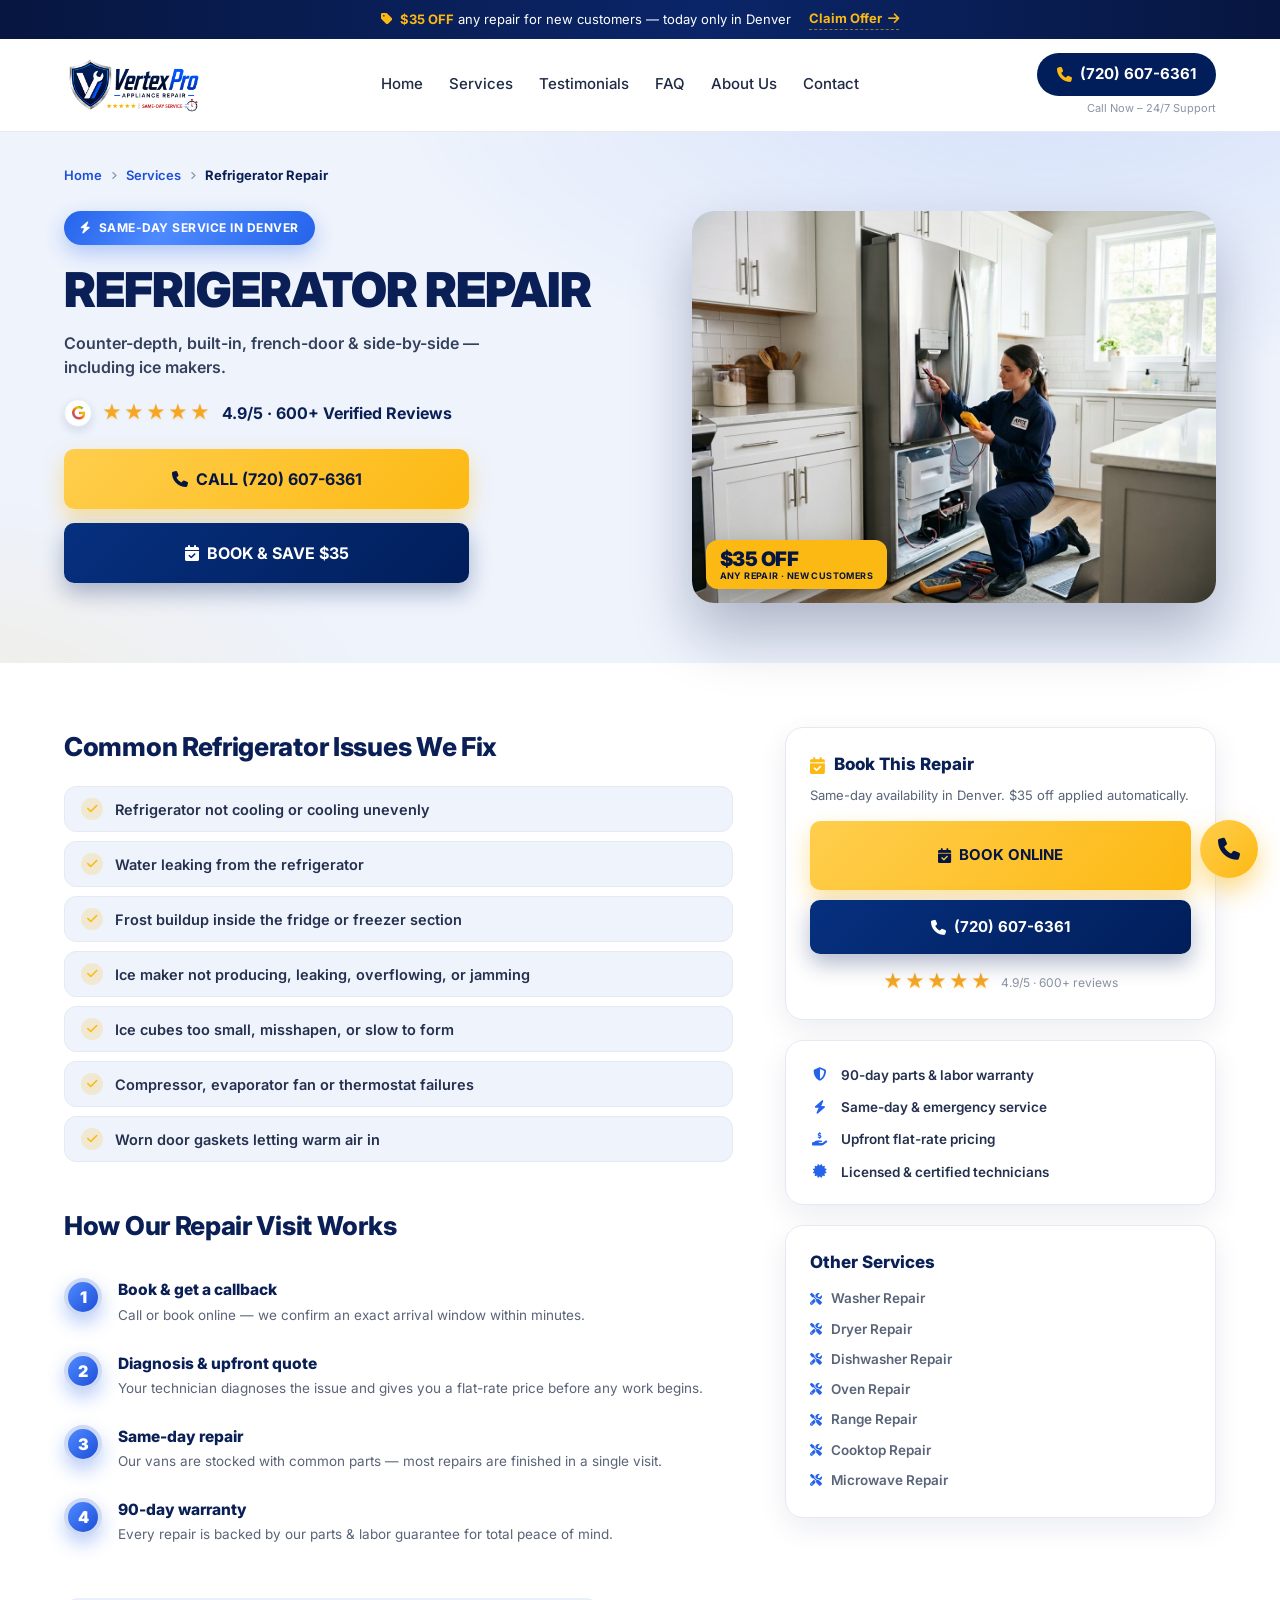
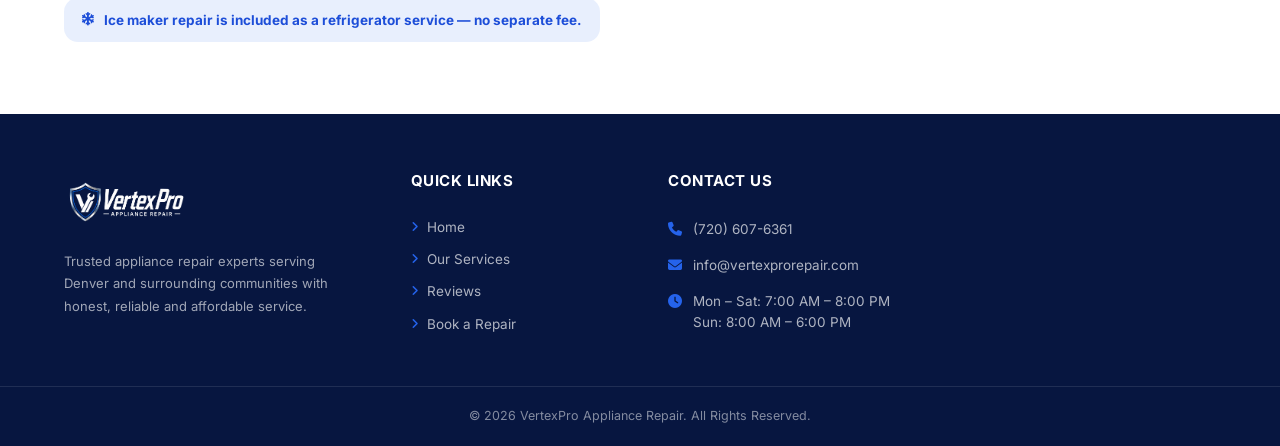
<file: service.html>
<!DOCTYPE html>
<html lang="en">
<head>
  <meta charset="UTF-8" />
  <meta name="viewport" content="width=device-width, initial-scale=1.0" />
  <title>Appliance Repair Details | VertexPro Appliance Repair Denver</title>
  <meta name="description" content="Detailed appliance repair service information from VertexPro Appliance Repair — Denver's same-day repair experts. $35 OFF any repair. Call (720) 607-6361." />
  <meta name="theme-color" content="#071640" />
  <link rel="preconnect" href="https://fonts.googleapis.com" />
  <link rel="preconnect" href="https://fonts.gstatic.com" crossorigin />
  <link href="https://fonts.googleapis.com/css2?family=Inter:wght@400;500;600;700;800;900&display=swap" rel="stylesheet" />
  <link rel="stylesheet" href="https://cdn.jsdelivr.net/npm/@fortawesome/fontawesome-free@6.4.0/css/all.min.css" />
  <link rel="stylesheet" href="./index.css" />
  <link rel="icon" type="image/png" href="images/logo.png" />
</head>
<body>

  <!-- ===================== TOP OFFER BAR ===================== -->
  <div class="offer-bar">
    <div class="container">
      <span class="offer-text"><i class="fa-solid fa-tag"></i> <strong>$35 OFF</strong> any repair for new customers — today only in Denver</span>
      <a href="index.html#book" class="offer-link">Claim Offer <i class="fa-solid fa-arrow-right"></i></a>
    </div>
  </div>

  <!-- ===================== NAVBAR ===================== -->
  <header class="navbar" id="navbar">
    <div class="container">
      <a href="index.html" class="nav-logo" aria-label="VertexPro Appliance Repair">
        <img src="images/logo.png" alt="VertexPro Appliance Repair logo" width="190" height="64" />
      </a>
      <nav aria-label="Main navigation">
        <ul class="nav-menu" id="nav-menu">
          <li><a href="index.html">Home</a></li>
          <li><a href="index.html#services">Services</a></li>
          <li><a href="index.html#reviews">Testimonials</a></li>
          <li><a href="index.html#faq">FAQ</a></li>
          <li><a href="index.html#about">About Us</a></li>
          <li><a href="index.html#book">Contact</a></li>
        </ul>
      </nav>
      <div class="nav-cta">
        <a href="tel:+17206076361" class="nav-phone"><i class="fa-solid fa-phone"></i> (720) 607-6361</a>
        <div class="nav-support">Call Now – 24/7 Support</div>
      </div>
      <button class="nav-burger" id="nav-burger" aria-label="Open menu" aria-expanded="false">
        <i class="fa-solid fa-bars"></i>
      </button>
    </div>
  </header>

  <!-- ===================== DETAIL HERO ===================== -->
  <section class="detail-hero">
    <div class="container">
      <nav class="crumbs" aria-label="Breadcrumb">
        <a href="index.html">Home</a> <i class="fa-solid fa-angle-right"></i>
        <a href="index.html#services">Services</a> <i class="fa-solid fa-angle-right"></i>
        <span id="crumb-name">Service</span>
      </nav>
      <div class="detail-hero-grid">
        <div class="detail-hero-text">
          <span class="hero-pill"><i class="fa-solid fa-bolt"></i> Same-Day Service in Denver</span>
          <h1 class="detail-title" id="d-title">Appliance Repair</h1>
          <p class="detail-sub" id="d-sub">Expert repair for all major brands and models.</p>
          <div class="hero-reviews">
            <span class="g-badge" aria-hidden="true"><i class="fa-brands fa-google"></i></span>
            <span class="stars-inline">★★★★★</span>
            <span>4.9/5 · 600+ Verified Reviews</span>
          </div>
          <div class="hero-actions">
            <a href="tel:+17206076361" class="btn btn-gold btn-lg"><i class="fa-solid fa-phone"></i> CALL (720) 607-6361</a>
            <a class="btn btn-navy btn-lg" id="d-book-top" href="index.html#book"><i class="fa-solid fa-calendar-check"></i> BOOK &amp; SAVE $35</a>
          </div>
        </div>
        <figure class="detail-hero-photo">
          <img id="d-photo" src="images/service-refrigerator.jpg" alt="Technician repairing an appliance" width="1200" height="896" />
          <figcaption class="hero-photo-badge badge-offer"><span class="bo-amount">$35 OFF</span><span class="bo-tag">Any Repair · New Customers</span></figcaption>
        </figure>
      </div>
    </div>
  </section>

  <!-- ===================== DETAIL CONTENT ===================== -->
  <section class="detail-content">
    <div class="container detail-grid">
      <div class="detail-main">
        <h2 class="detail-h2" id="d-issues-title">Common Issues We Fix</h2>
        <ul class="detail-issues" id="d-issues"></ul>

        <h2 class="detail-h2">How Our Repair Visit Works</h2>
        <ol class="detail-steps">
          <li><span class="step-num">1</span><div><h5>Book &amp; get a callback</h5><p>Call or book online — we confirm an exact arrival window within minutes.</p></div></li>
          <li><span class="step-num">2</span><div><h5>Diagnosis &amp; upfront quote</h5><p>Your technician diagnoses the issue and gives you a flat-rate price before any work begins.</p></div></li>
          <li><span class="step-num">3</span><div><h5>Same-day repair</h5><p>Our vans are stocked with common parts — most repairs are finished in a single visit.</p></div></li>
          <li><span class="step-num">4</span><div><h5>90-day warranty</h5><p>Every repair is backed by our parts &amp; labor guarantee for total peace of mind.</p></div></li>
        </ol>

        <div class="detail-note" id="d-note" hidden><i class="fa-solid fa-snowflake"></i> <span></span></div>
      </div>

      <aside class="detail-side">
        <div class="side-card">
          <h4><i class="fa-solid fa-calendar-check"></i> Book This Repair</h4>
          <p>Same-day availability in Denver. $35 off applied automatically.</p>
          <a class="btn btn-gold btn-block" id="d-book-side" href="index.html#book"><i class="fa-solid fa-calendar-check"></i> BOOK ONLINE</a>
          <a href="tel:+17206076361" class="btn btn-navy btn-block"><i class="fa-solid fa-phone"></i> (720) 607-6361</a>
          <div class="side-rating"><span class="stars-inline">★★★★★</span> 4.9/5 · 600+ reviews</div>
        </div>
        <div class="side-card side-trust">
          <div><i class="fa-solid fa-shield-halved"></i> 90-day parts &amp; labor warranty</div>
          <div><i class="fa-solid fa-bolt"></i> Same-day &amp; emergency service</div>
          <div><i class="fa-solid fa-hand-holding-dollar"></i> Upfront flat-rate pricing</div>
          <div><i class="fa-solid fa-certificate"></i> Licensed &amp; certified technicians</div>
        </div>
        <div class="side-card side-links">
          <h4>Other Services</h4>
          <ul id="d-other"></ul>
        </div>
      </aside>
    </div>
  </section>

  <!-- ===================== FOOTER (compact) ===================== -->
  <footer class="footer" id="footer">
    <div class="container">
      <div class="footer-grid">
        <div class="footer-brand">
          <div class="footer-logo"><img src="images/logo-white.png" alt="VertexPro Appliance Repair" width="200" height="68" loading="lazy" /></div>
          <p class="footer-about">Trusted appliance repair experts serving Denver and surrounding communities with honest, reliable and affordable service.</p>
        </div>
        <div class="footer-col">
          <h4>QUICK LINKS</h4>
          <ul class="footer-links">
            <li><a href="index.html"><i class="fa-solid fa-angle-right"></i> Home</a></li>
            <li><a href="index.html#services"><i class="fa-solid fa-angle-right"></i> Our Services</a></li>
            <li><a href="index.html#reviews"><i class="fa-solid fa-angle-right"></i> Reviews</a></li>
            <li><a href="index.html#book"><i class="fa-solid fa-angle-right"></i> Book a Repair</a></li>
          </ul>
        </div>
        <div class="footer-col">
          <h4>CONTACT US</h4>
          <ul class="footer-links footer-contact">
            <li><i class="fa-solid fa-phone"></i> (720) 607-6361</li>
            <li><i class="fa-solid fa-envelope"></i> info@vertexprorepair.com</li>
            <li><i class="fa-solid fa-clock"></i> Mon – Sat: 7:00 AM – 8:00 PM<br />Sun: 8:00 AM – 6:00 PM</li>
          </ul>
        </div>
      </div>
    </div>
    <div class="footer-bottom">© 2026 VertexPro Appliance Repair. All Rights Reserved.</div>
  </footer>

  <a href="tel:+17206076361" class="float-call" aria-label="Call VertexPro"><i class="fa-solid fa-phone"></i></a>

  <div class="mobile-bar">
    <a href="tel:+17206076361" class="mb-call"><i class="fa-solid fa-phone"></i> Call Now</a>
    <a href="index.html#book" class="mb-book" id="d-book-mobile"><i class="fa-solid fa-calendar-check"></i> Book &amp; Save $35</a>
  </div>

  <script>
    // ---------- Service data ----------
    var SERVICES = {
      refrigerator: {
        name: 'Refrigerator Repair',
        sub: 'Counter-depth, built-in, french-door & side-by-side — including ice makers.',
        photo: 'images/service-refrigerator.jpg',
        appliance: 'Refrigerator',
        note: 'Ice maker repair is included as a refrigerator service — no separate fee.',
        issues: [
          'Refrigerator not cooling or cooling unevenly',
          'Water leaking from the refrigerator',
          'Frost buildup inside the fridge or freezer section',
          'Ice maker not producing, leaking, overflowing, or jamming',
          'Ice cubes too small, misshapen, or slow to form',
          'Compressor, evaporator fan or thermostat failures',
          'Worn door gaskets letting warm air in'
        ]
      },
      washer: {
        name: 'Washer Repair',
        sub: 'Front load, top load, stackable & high-efficiency washers.',
        photo: 'images/service-washer.jpg',
        appliance: 'Washer',
        issues: [
          "Washer won't start or spin",
          'Water leaking during wash cycles',
          'Washer not draining properly',
          'Loud noises or excessive vibration',
          'Error codes and electrical issues',
          'Door or lid lock failures',
          'Detergent dispenser problems'
        ]
      },
      dryer: {
        name: 'Dryer Repair',
        sub: 'Gas, electric & ventless dryers — with safety lint service.',
        photo: 'images/service-dryer.jpg',
        appliance: 'Dryer',
        issues: [
          'Dryer not heating properly',
          'Clothes taking too long to dry',
          "Dryer won't start",
          'Loud squeaking or grinding noises',
          'Dryer shuts off unexpectedly',
          'Broken belts, rollers or heating elements',
          'Vent & airflow blockages (fire prevention)'
        ]
      },
      dishwasher: {
        name: 'Dishwasher Repair',
        sub: 'Built-in, portable & drawer dishwashers of every brand.',
        photo: 'images/service-dishwasher.jpg',
        appliance: 'Dishwasher',
        issues: [
          'Dishwasher not cleaning dishes properly',
          'Water leaking from the dishwasher',
          "Dishwasher won't drain",
          'Bad odors after wash cycles',
          'Door not latching or sealing correctly',
          'Spray arm & pump failures',
          'Control panel or cycle errors'
        ]
      },
      oven: {
        name: 'Oven Repair',
        sub: 'Electric, gas, single & double wall ovens.',
        photo: 'images/service-oven.jpg',
        appliance: 'Oven',
        issues: [
          'Oven not heating evenly',
          "Oven won't turn on",
          'Temperature not reaching desired level',
          'Faulty heating elements',
          'Broken control panels or displays',
          'Self-clean cycle malfunctions',
          'Door hinge & gasket problems'
        ]
      },
      range: {
        name: 'Range Repair',
        sub: 'Gas, electric & dual-fuel kitchen ranges.',
        photo: 'images/service-range.jpg',
        appliance: 'Range',
        issues: [
          'Burners not igniting properly',
          'Range not heating evenly',
          'Faulty temperature controls',
          'Broken knobs or switches',
          'Electrical or gas connection issues',
          'Oven section not heating',
          'Sparking igniters or clicking sounds'
        ]
      },
      cooktop: {
        name: 'Cooktop Repair',
        sub: 'Gas, electric, induction & downdraft cooktops.',
        photo: 'images/service-cooktop.jpg',
        appliance: 'Cooktop',
        issues: [
          'Burners not heating properly',
          'Igniter clicking continuously',
          'Cracked glass cooktop surface',
          'Temperature control problems',
          'Electrical or ignition failures',
          'Induction zones not detecting cookware',
          'Touch controls unresponsive'
        ]
      },
      microwave: {
        name: 'Microwave Repair',
        sub: 'Built-in, over-the-range & countertop microwaves.',
        photo: 'images/service-microwave.jpg',
        appliance: 'Microwave',
        issues: [
          'Microwave not heating food',
          'Turntable not rotating',
          "Door won't close properly",
          'Sparking or unusual noises',
          'Display or control panel malfunction',
          'Exhaust fan or light failures',
          'Magnetron & fuse replacements'
        ]
      }
    };

    // ---------- Render page from ?s= ----------
    (function () {
      var key = (new URLSearchParams(location.search).get('s') || 'refrigerator').toLowerCase();
      var svc = SERVICES[key] || SERVICES.refrigerator;

      document.title = svc.name + ' in Denver, CO | VertexPro Appliance Repair';
      document.getElementById('crumb-name').textContent = svc.name;
      document.getElementById('d-title').textContent = svc.name;
      document.getElementById('d-sub').textContent = svc.sub;
      var photo = document.getElementById('d-photo');
      photo.src = svc.photo;
      photo.alt = 'Technician performing ' + svc.name.toLowerCase();
      document.getElementById('d-issues-title').textContent = 'Common ' + svc.appliance + ' Issues We Fix';

      var ul = document.getElementById('d-issues');
      svc.issues.forEach(function (txt, i) {
        var li = document.createElement('li');
        li.style.animationDelay = (i * 0.07) + 's';
        li.innerHTML = '<i class="fa-solid fa-check"></i> ' + txt;
        ul.appendChild(li);
      });

      if (svc.note) {
        var note = document.getElementById('d-note');
        note.hidden = false;
        note.querySelector('span').textContent = svc.note;
      }

      // Book links carry the appliance for pre-selection
      var bookUrl = 'index.html?appliance=' + encodeURIComponent(svc.appliance) + '#book';
      ['d-book-top', 'd-book-side', 'd-book-mobile'].forEach(function (id) {
        document.getElementById(id).href = bookUrl;
      });

      // Other services list
      var other = document.getElementById('d-other');
      Object.keys(SERVICES).forEach(function (k) {
        if (k === key) return;
        var li = document.createElement('li');
        li.innerHTML = '<a href="service.html?s=' + k + '"><i class="fa-solid fa-screwdriver-wrench"></i> ' + SERVICES[k].name + '</a>';
        other.appendChild(li);
      });
    })();

    // ---------- Navbar / menu ----------
    var nav = document.getElementById('navbar');
    window.addEventListener('scroll', function () {
      nav.classList.toggle('scrolled', window.scrollY > 12);
    }, { passive: true });
    var burger = document.getElementById('nav-burger');
    var menu = document.getElementById('nav-menu');
    burger.addEventListener('click', function () {
      var open = menu.classList.toggle('open');
      burger.setAttribute('aria-expanded', open);
      burger.querySelector('i').className = open ? 'fa-solid fa-xmark' : 'fa-solid fa-bars';
    });
  </script>
</body>
</html>
</file>
<file: index.css>
/* ===================================================================
   VertexPro Appliance Repair — Premium Landing Page (v3 polish)
   Clean, centered, responsive + rich animation system.
   Optimized for Facebook-ad traffic (mobile CTA bar, lead form).
   =================================================================== */

:root {
  --navy: #0a1f56;
  --navy-deep: #071640;
  --navy-mid: #011e5a;
  --gold: #fdb913;
  --gold-hover: #e9a800;
  --blue: #2563eb;
  --blue-deep: #1d4ed8;
  --green: #16a34a;
  --light-blue-bg: #eef3fc;
  --light-blue-card: #eaf1fd;
  --text-dark: #0a1f56;
  --text-body: #5a6478;
  --text-muted: #8a93a6;
  --star: #f5a623;
  --white: #ffffff;
  --border: #e4e9f2;
  --max: 1200px;
  --shadow-soft: 0 10px 30px rgba(10, 31, 86, 0.08);
  --shadow-lift: 0 22px 48px rgba(10, 31, 86, 0.16);
}

* {
  box-sizing: border-box;
}

html {
  scroll-behavior: smooth;
}

body {
  margin: 0;
  font-family: "Inter", sans-serif;
  color: var(--text-body);
  background: var(--white);
  line-height: 1.5;
  -webkit-font-smoothing: antialiased;
  overflow-x: hidden;
}

img {
  max-width: 100%;
  display: block;
}
a {
  text-decoration: none;
  color: inherit;
}

.container {
  max-width: var(--max);
  margin: 0 auto;
  padding: 0 24px;
}

h1,
h2,
h3,
h4 {
  margin: 0;
  color: var(--text-dark);
}

/* ===================================================================
   ANIMATION SYSTEM
   =================================================================== */
.reveal {
  opacity: 0;
  transform: translateY(38px);
  transition:
    opacity 0.7s cubic-bezier(0.22, 0.61, 0.36, 1),
    transform 0.7s cubic-bezier(0.22, 0.61, 0.36, 1);
  will-change: opacity, transform;
}
.reveal.in {
  opacity: 1;
  transform: none;
}
.about-text.reveal.from-left.in {
  position: sticky;
  top: 100px;
}
.reveal.from-left {
  transform: translateX(-48px);
}
.reveal.from-right {
  transform: translateX(48px);
}
.reveal.from-left.in,
.reveal.from-right.in {
  transform: none;
}
.reveal.zoom {
  transform: scale(0.9);
}
.reveal.zoom.in {
  transform: none;
}

.d1 {
  transition-delay: 0.08s;
}
.d2 {
  transition-delay: 0.16s;
}
.d3 {
  transition-delay: 0.24s;
}
.d4 {
  transition-delay: 0.32s;
}
.d5 {
  transition-delay: 0.4s;
}

@media (prefers-reduced-motion: reduce) {
  .reveal {
    opacity: 1 !important;
    transform: none !important;
    transition: none !important;
  }
  * {
    animation: none !important;
  }
}

@keyframes floatY {
  0%,
  100% {
    transform: translateY(0);
  }
  50% {
    transform: translateY(-10px);
  }
}
@keyframes pulseGlow {
  0%,
  100% {
    box-shadow: 0 0 0 0 rgba(253, 185, 19, 0.55);
  }
  70% {
    box-shadow: 0 0 0 16px rgba(253, 185, 19, 0);
  }
}

@keyframes pulseGlowBlue {
  0%,
  100% {
    box-shadow: 0 0 0 0 #071640;
  }
  70% {
    box-shadow: 0 0 0 16px rgba(253, 185, 19, 0);
  }
}
@keyframes shimmer {
  0% {
    background-position: -200% 0;
  }
  100% {
    background-position: 200% 0;
  }
}
@keyframes marquee {
  from {
    transform: translateX(0);
  }
  to {
    transform: translateX(-50%);
  }
}
@keyframes ripple {
  0% {
    transform: scale(0.5);
    opacity: 0.55;
  }
  100% {
    transform: scale(2.4);
    opacity: 0;
  }
}
@keyframes starPop {
  0% {
    transform: scale(0) rotate(-30deg);
    opacity: 0;
  }
  70% {
    transform: scale(1.25) rotate(6deg);
  }
  100% {
    transform: scale(1) rotate(0);
    opacity: 1;
  }
}
@keyframes fadeInUp {
  from {
    opacity: 0;
    transform: translateY(22px);
  }
  to {
    opacity: 1;
    transform: none;
  }
}
@keyframes blink {
  0%,
  100% {
    opacity: 1;
  }
  50% {
    opacity: 0.35;
  }
}
@keyframes nudgeDown {
  0%,
  100% {
    transform: translateY(0);
  }
  50% {
    transform: translateY(3px);
  }
}

/* ---------- Buttons ---------- */
.btn {
  display: inline-flex;
  align-items: center;
  justify-content: center;
  gap: 8px;
  border: none;
  cursor: pointer;
  font-family: inherit;
  font-weight: 700;
  border-radius: 10px;
  transition:
    transform 0.18s ease,
    box-shadow 0.25s ease,
    background 0.2s;
  text-decoration: none;
  white-space: nowrap;
  position: relative;
  overflow: hidden;
}
.btn::after {
  content: "";
  position: absolute;
  top: 0;
  left: -120%;
  width: 60%;
  height: 100%;
  background: linear-gradient(
    120deg,
    transparent,
    rgba(255, 255, 255, 0.45),
    transparent
  );
  transform: skewX(-20deg);
  transition: left 0.6s ease;
}
.btn:hover::after {
  left: 130%;
}
.btn:hover {
  transform: translateY(-3px);
}
.btn:active {
  transform: translateY(-1px);
}

.btn-gold {
  background: linear-gradient(135deg, #ffce4d, var(--gold));
  color: var(--navy-deep);
  padding: 23px 26px;
  font-size: 15px;
  box-shadow: 0 10px 22px rgba(253, 185, 19, 0.4);
}
.btn-gold:hover {
  box-shadow: 0 16px 30px rgba(253, 185, 19, 0.55);
}

.btn-navy {
  background: linear-gradient(135deg, #06307f, var(--navy-mid));
  color: #fff;
  padding: 16px 26px;
  font-size: 15px;
  box-shadow: 0 10px 22px rgba(1, 30, 90, 0.3);
}
.btn-navy:hover {
  box-shadow: 0 16px 30px rgba(1, 30, 90, 0.42);
}

.btn-lg {
  padding: 18px 34px;
  font-size: 16px;
}
.btn-block {
  width: 100%;
  justify-content: center;
}

.btn-pill-navy {
  background: var(--navy-mid);
  color: #fff;
  padding: 9px 18px;
  font-size: 13px;
  border-radius: 22px;
  font-weight: 600;
}
.btn-pill-navy i {
  transition: transform 0.25s;
}
.btn-pill-navy:hover i {
  transform: translateX(4px);
}

/* Section eyebrow chip */
.section-eyebrow {
  display: inline-flex;
  align-items: center;
  gap: 8px;
  background: rgba(37, 99, 235, 0.09);
  color: var(--blue-deep);
  font-size: 12px;
  font-weight: 800;
  letter-spacing: 0.8px;
  text-transform: uppercase;
  padding: 7px 15px;
  border-radius: 20px;
  margin-bottom: 14px;
}
.section-eyebrow i {
  font-size: 12px;
}

/* Detail-link text button */
.btn-detail {
  display: inline-flex;
  align-items: center;
  gap: 8px;
  color: var(--blue-deep);
  font-weight: 700;
  font-size: 13.5px;
  border-bottom: 2px solid rgba(37, 99, 235, 0.25);
  padding: 4px 2px;
  transition:
    gap 0.2s,
    border-color 0.2s;
}
.btn-detail:hover {
  gap: 12px;
  border-color: var(--blue);
}

/* Stars */
.stars-inline {
  color: var(--star);
  letter-spacing: 2px;
  font-size: 19px;
  text-shadow: 0 1px 2px rgba(245, 166, 35, 0.35);
}
.stars-lg {
  font-size: 26px;
  letter-spacing: 3px;
}

/* Google circular badge (replaces misused thumbtack png) */
.g-badge {
  width: 28px;
  height: 28px;
  border-radius: 50%;
  background: #fff;
  border: 1px solid var(--border);
  display: inline-flex;
  align-items: center;
  justify-content: center;
  box-shadow: 0 4px 10px rgba(10, 31, 86, 0.12);
  flex-shrink: 0;
}
.g-badge i {
  font-size: 14px;
  background: linear-gradient(45deg, #4285f4, #ea4335, #fbbc05, #34a853);
  -webkit-background-clip: text;
  background-clip: text;
  color: transparent;
}

/* Live availability dot */
/* .live-dot {
  width: 9px; height: 9px; border-radius: 50%; display: inline-block;
  background: #34d399; box-shadow: 0 0 0 3px rgba(52,211,153,.25);
  animation: blink 1.8s ease-in-out infinite;
} */

/* ===================================================================
   TOP OFFER BAR
   =================================================================== */
.offer-bar {
  background: linear-gradient(
    90deg,
    var(--navy-deep),
    #0a2568 55%,
    var(--navy-deep)
  );
  color: #fff;
  font-size: 13px;
  padding: 9px 0;
}
.offer-bar .container {
  display: flex;
  align-items: center;
  justify-content: center;
  gap: 18px;
  flex-wrap: wrap;
}
.offer-text i {
  color: var(--gold);
  margin-right: 4px;
}
.offer-text strong {
  color: var(--gold);
}
.offer-link {
  color: var(--gold);
  font-weight: 700;
  display: inline-flex;
  align-items: center;
  gap: 6px;
  border-bottom: 1px dashed rgba(253, 185, 19, 0.55);
  transition: gap 0.2s;
}
.offer-link:hover {
  gap: 10px;
}

/* ===================================================================
   NAVBAR
   =================================================================== */
.navbar {
  background: rgba(255, 255, 255, 0.92);
  backdrop-filter: saturate(160%) blur(10px);
  border-bottom: 1px solid var(--border);
  position: sticky;
  top: 0;
  z-index: 100;
  transition: box-shadow 0.3s;
}
.navbar.scrolled {
  box-shadow: 0 8px 26px rgba(10, 31, 86, 0.1);
}
.navbar .container {
  display: flex;
  align-items: center;
  justify-content: space-between;
  height: 92px;
  gap: 18px;
}
.nav-logo {
  display: flex;
  align-items: center;
}
.nav-logo img {
  height: 72px;
  width: auto;
  object-fit: contain;
  transition: transform 0.3s;
}
.nav-logo:hover img {
  transform: scale(1.04);
}
.nav-menu {
  display: flex;
  align-items: center;
  gap: 26px;
  list-style: none;
  margin: 0;
  padding: 0;
  font-size: 15px;
  font-weight: 500;
  color: #1f2a44;
}
.nav-menu a {
  position: relative;
  padding: 4px 0;
}
.nav-menu a::after {
  content: "";
  position: absolute;
  left: 0;
  bottom: -2px;
  width: 0;
  height: 2px;
  background: var(--blue);
  transition: width 0.3s;
}
.nav-menu a:hover {
  color: var(--blue);
}
.nav-menu a:hover::after {
  width: 100%;
}
.nav-cta {
  text-align: right;
}
.nav-phone {
  display: inline-flex;
  align-items: center;
  gap: 8px;
  background: var(--navy-mid);
  color: #fff;
  padding: 10px 20px;
  border-radius: 26px;
  font-weight: 700;
  font-size: 15px;
  transition:
    transform 0.2s,
    box-shadow 0.25s;
}
.nav-phone:hover {
  transform: translateY(-2px);
  box-shadow: 0 10px 22px rgba(1, 30, 90, 0.35);
}
.nav-phone i {
  color: var(--gold);
  animation: floatY 2.4s ease-in-out infinite;
}
.nav-support {
  font-size: 11px;
  color: #8a93a6;
  margin-top: 4px;
}
.nav-burger {
  display: none;
  background: none;
  border: 1px solid var(--border);
  border-radius: 10px;
  width: 42px;
  height: 42px;
  font-size: 17px;
  color: var(--navy);
  cursor: pointer;
}

/* ===================================================================
   HERO
   =================================================================== */
.hero {
  position: relative;
  display: flex;
  align-items: center;
  min-height: min(52vw, 860px);
  background:
    url("images/hero-section-bg.jpg") center center / cover no-repeat,
    #f7f9fb;
  padding: 60px 0 72px;
  overflow: hidden;
}
.hero::before,
.hero::after {
  content: "";
  position: absolute;
  border-radius: 50%;
  filter: blur(4px);
  opacity: 0.5;
  z-index: 0;
  display: none; /* hidden: hero now uses a full-bleed photo background */
}
.hero::before {
  width: 240px;
  height: 240px;
  background: radial-gradient(circle, rgba(37, 99, 235, 0.25), transparent 70%);
  top: -60px;
  right: 8%;
  animation: floatY 7s ease-in-out infinite;
}
.hero::after {
  width: 180px;
  height: 180px;
  background: radial-gradient(
    circle,
    rgba(253, 185, 19, 0.28),
    transparent 70%
  );
  bottom: 4%;
  left: 44%;
  animation: floatY 9s ease-in-out infinite reverse;
}
.hero-grid {
  position: relative;
  z-index: 1;
  display: flex;
  flex-direction: column;
  justify-content: center;
  align-self: stretch;
  width: 100%;
}
.hero-left {
  display: flex;
  flex-direction: column;
  justify-content: space-between;
  row-gap: 20px;
  max-width: 600px;
}

.hero-pill {
  display: inline-flex;
  align-items: center;
  gap: 7px;
  /* background: linear-gradient(135deg, var(--blue), var(--blue-deep)); */
  background: linear-gradient(120deg, var(--blue), #4f8bff 40%, var(--blue));
  color: #fff;
  font-size: 12px;
  font-weight: 700;
  letter-spacing: 0.5px;
  padding: 8px 16px;
  border-radius: 22px;
  text-transform: uppercase;
  box-shadow: 0 8px 20px rgba(37, 99, 235, 0.3);
  animation: fadeInUp 0.7s both;
}
.hero-pill i {
  animation: floatY 2s ease-in-out infinite;
}
.hero-title {
  font-size: 66px;
  line-height: 0.98;
  font-weight: 900;
  letter-spacing: -1.5px;
  margin: 22px 0 16px;
  color: var(--text-dark);
  text-transform: uppercase;
  animation: fadeInUp 0.8s 0.1s both;
}
.hero-title .accent {
  background: linear-gradient(120deg, var(--blue), #4f8bff 40%, var(--blue));
  background-size: 200% auto;
  -webkit-background-clip: text;
  background-clip: text;
  color: transparent;
  animation: shimmer 4s linear infinite;
}
.hero-sub {
  font-size: 17.5px;
  font-weight: 600;
  color: #35405c;
  max-width: 460px;
  margin-bottom: 26px;
  animation: fadeInUp 0.8s 0.2s both;
}
.hero-actions {
  display: flex;
  flex-direction: column;
  width: 405px;
  gap: 14px;
  flex-wrap: wrap;
  margin-bottom: 20px;
  animation: fadeInUp 0.8s 0.3s both;
}
.hero-actions .btn-gold {
  animation: pulseGlow 2.6s infinite;
}
.hero-reviews {
  display: flex;
  align-items: center;
  gap: 10px;
  font-size: 16px;
  font-weight: 700;
  color: var(--text-dark);
  margin-bottom: 26px;
  animation: fadeInUp 0.8s 0.4s both;
}

/* Hero coupon banner */
.hero-coupon {
  position: absolute;
  right: 0;
  bottom: 0;
  z-index: 2;
  display: flex;
  align-items: center;
  gap: 20px;
  background: var(--navy-deep);
  border-radius: 20px;
  padding: 26px 30px 40px;
  max-width: 480px;
  box-shadow: var(--shadow-soft);
  animation:
    fadeInUp 0.8s 0.5s both,
    pulseGlowBlue 2s infinite;
}
.coupon-tag {
  flex: 0 0 auto;
  color: #fff;
  font-weight: 800;
  line-height: normal;
  font-size: 15px;
  letter-spacing: 0.5px;
  text-transform: uppercase;
}
.coupon-amount {
  flex: 1 1 auto;
  color: #fff;
  font-weight: 900;
  letter-spacing: -1px;
  font-size: clamp(44px, 8vw, 78px);
  line-height: 0.9;
  white-space: nowrap;
}
.coupon-badge {
  position: absolute;
  right: 18px;
  bottom: -12px;
  background: var(--gold);
  color: var(--navy-deep);
  font-weight: 800;
  text-transform: uppercase;
  letter-spacing: 0.3px;
  font-size: 12px;
  line-height: 1.1;
  padding: 9px 16px;
  border-radius: 10px;
  box-shadow: 0 6px 16px rgba(10, 31, 86, 0.18);
}

/* ---------- Hero right: wide trust panel (matches left column height) ---------- */
.hero-photo-badge {
  position: absolute;
  z-index: 2;
}
.badge-offer {
  left: 14px;
  bottom: 14px;
  background: var(--gold);
  color: var(--navy-deep);
  border-radius: 12px;
  padding: 8px 14px;
  line-height: 1.15;
  box-shadow: 0 10px 24px rgba(0, 0, 0, 0.25);
  animation: floatY 5s ease-in-out infinite;
}
.badge-offer .bo-amount {
  display: block;
  font-size: 20px;
  font-weight: 900;
  letter-spacing: -0.5px;
}
.badge-offer .bo-tag {
  display: block;
  font-size: 9px;
  font-weight: 700;
  text-transform: uppercase;
  letter-spacing: 0.4px;
}

/* Trust panel with auto-scroll */
.hero-card {
  /* background: linear-gradient(160deg, #0a2568, var(--navy-deep)); */
  background: #001d55;
  border-radius: 24px;
  padding: 26px 22px 16px;
  display: flex;
  flex-direction: column;
  box-shadow: 0 30px 60px rgba(7, 22, 64, 0.32);
  animation: fadeInUp 0.9s 0.35s both;
  min-width: 0;
  position: relative;
  overflow: hidden;
}
/* .hero-card::before {
  content: ""; position: absolute; width: 260px; height: 260px; border-radius: 50%;
  background: radial-gradient(circle, rgba(37,99,235,.35), transparent 70%);
  top: -100px; right: -70px; pointer-events: none;
} */
.hero-card > * {
  position: relative;
  z-index: 1;
}
.hero-card-head {
  display: flex;
  align-items: center;
  gap: 13px;
  padding: 0 2px 16px;
  border-bottom: 1px solid rgba(255, 255, 255, 0.12);
  margin-bottom: 14px;
}
.hc-award {
  flex-shrink: 0;
  width: 44px;
  height: 44px;
  border-radius: 13px;
  background: linear-gradient(135deg, #ffce4d, var(--gold));
  color: var(--navy-deep);
  display: inline-flex;
  align-items: center;
  justify-content: center;
  font-size: 19px;
  box-shadow: 0 10px 22px rgba(253, 185, 19, 0.35);
}
.hc-head-text {
  flex: 1;
}
.hero-card-head h4 {
  color: #fff;
  font-size: 18px;
  font-weight: 800;
  line-height: 1.2;
  margin: 0;
}
.hc-head-sub {
  display: block;
  font-size: 12px;
  color: rgba(255, 255, 255, 0.6);
  margin-top: 3px;
}

.hero-card-scroll {
  flex: 1;
  min-height: 300px;
  max-height: 500px;
  overflow-y: auto;
  scrollbar-width: thin;
  scrollbar-color: rgba(255, 255, 255, 0.25) transparent;
  overscroll-behavior: contain;
}
.hero-card-scroll::-webkit-scrollbar {
  width: 5px;
}
.hero-card-scroll::-webkit-scrollbar-thumb {
  background: rgba(255, 255, 255, 0.22);
  border-radius: 4px;
}
.trust-track {
  display: flex;
  flex-direction: column;
  gap: 11px;
  padding: 4px 6px 4px 2px;
}

.trust-row {
  background: rgba(255, 255, 255, 0.97);
  border-radius: 15px;
  padding: 14px 17px;
  display: flex;
  align-items: flex-start;
  gap: 14px;
  transition:
    transform 0.3s,
    box-shadow 0.3s;
}
.trust-row:hover {
  transform: translateX(5px) scale(1.02);
  box-shadow: 0 12px 24px rgba(0, 0, 0, 0.18);
}
.trust-row h5 {
  font-size: 15px;
  font-weight: 800;
  color: var(--text-dark);
  margin: 0 0 3px;
}
.trust-row p {
  font-size: 12.5px;
  color: var(--text-muted);
  margin: 0;
  line-height: 1.45;
}
.trust-icon {
  flex-shrink: 0;
  width: 42px;
  height: 42px;
  border-radius: 12px;
  display: inline-flex;
  align-items: center;
  justify-content: center;
  font-size: 17px;
  color: #fff;
}
.ti-gold {
  background: linear-gradient(135deg, #ffce4d, var(--gold));
  color: var(--navy-deep);
}
.ti-blue {
  background: linear-gradient(135deg, #4f8bff, var(--blue-deep));
}
.ti-green {
  background: linear-gradient(135deg, #34d399, var(--green));
}

.hero-card-foot {
  text-align: center;
  font-size: 11px;
  color: rgba(255, 255, 255, 0.55);
  padding: 12px 0 2px;
  letter-spacing: 0.3px;
}
.hero-card-foot i {
  animation: nudgeDown 1.6s ease-in-out infinite;
  margin-right: 5px;
  color: var(--gold);
}

/* ===================================================================
   WHY / HOW IT WORKS (3-step process + trust panel)
   =================================================================== */
.why {
  background: var(--light-blue-bg);
  padding: 84px 0;
}
.why-head {
  text-align: center;
  margin-bottom: 50px;
}
.why-title {
  font-size: clamp(34px, 5vw, 60px);
  font-weight: 900;
  line-height: 1;
  letter-spacing: -1px;
  text-transform: uppercase;
  margin: 16px 0 14px;
  color: var(--text-dark);
}
.why-sub {
  font-size: 17.5px;
  font-weight: 600;
  color: #35405c;
  margin: 0;
}
.why-grid {
  display: grid;
  grid-template-columns: 1fr 0.9fr;
  gap: 52px;
  align-items: center;
}
.why-left {
  display: flex;
  flex-direction: column;
  justify-content: center;
}

/* 3-step timeline */
.steps {
  list-style: none;
  margin: 0 0 40px;
  padding: 0;
  display: flex;
  flex-direction: column;
  gap: 40px;
}
.step {
  position: relative;
  display: flex;
  align-items: flex-start;
  gap: 22px;
}
.step:not(:last-child)::before {
  content: "";
  position: absolute;
  left: 18px;
  top: 25px;
  bottom: -40px;
  width: 2px;
  background: #001d55;
  z-index: 0;
}
.step-num {
  position: relative;
  z-index: 1;
  flex-shrink: 0;
  width: 58px;
  height: 58px;
  border-radius: 50%;
  display: inline-flex;
  align-items: center;
  justify-content: center;
  font-size: 22px;
  font-weight: 900;
  color: #fff;
  background: linear-gradient(135deg, #06307f, var(--navy-mid));
  border: 4px solid #cdd9f5;
  box-shadow: 0 8px 20px rgba(1, 30, 90, 0.25);
}
.step-body h3 {
  font-size: 21px;
  font-weight: 800;
  text-transform: uppercase;
  letter-spacing: 0.3px;
  color: var(--text-dark);
  margin: 8px 0 8px;
}
.step-body p {
  font-size: 15.5px;
  color: #35405c;
  line-height: 1.5;
  margin: 0;
  max-width: 430px;
}
/* Match the hero CTA hover + pulse animation on this section's button */
.why-left .btn-gold {
  align-self: flex-start;
  animation: pulseGlow 2.6s infinite;
}

/* ===================================================================
   SERVICE AREA (single merged section — placed right after hero)
   =================================================================== */
.area {
  background: #fff;
  padding: 64px 0;
}
.area-head {
  text-align: center;
  max-width: 640px;
  margin: 0 auto;
}
.area-inner {
  display: grid;
  grid-template-columns: 1fr 1.08fr;
  gap: 52px;
  margin-top: 44px;
  align-items: center;
  text-align: left;
}
.area-left {
  display: flex;
  flex-direction: column;
  gap: 26px;
}
.area-lists {
  display: grid;
  grid-template-columns: 1fr 1fr;
  gap: 4px 26px;
  background: var(--light-blue-bg);
  border: 1px solid var(--border);
  border-radius: 20px;
  padding: 24px 28px;
}
.area-lists div {
  display: flex;
  align-items: center;
  gap: 9px;
  font-size: 14.5px;
  font-weight: 600;
  color: #24304d;
  padding: 7px 0;
  transition:
    transform 0.2s,
    color 0.2s;
}
.area-lists div:hover {
  transform: translateX(5px);
  color: var(--blue);
}
.area-lists i {
  color: var(--blue);
  font-size: 14px;
}
.area-cta-row {
  display: flex;
  align-items: center;
  gap: 18px;
  flex-wrap: wrap;
}
.area-note {
  display: inline-flex;
  align-items: center;
  gap: 8px;
  font-size: 13px;
  font-weight: 600;
  color: var(--text-body);
}
.area-map {
  position: relative;
}
.area-map img {
  width: 100%;
  border-radius: 20px;
  /* box-shadow: var(--shadow-lift); */
}
.map-tag {
  position: absolute;
  left: 16px;
  bottom: 16px;
  z-index: 2;
  background: rgba(7, 22, 64, 0.92);
  color: #fff;
  font-size: 12px;
  font-weight: 700;
  padding: 9px 15px;
  border-radius: 24px;
  display: inline-flex;
  align-items: center;
  gap: 8px;
  box-shadow: 0 10px 24px rgba(0, 0, 0, 0.28);
  backdrop-filter: blur(4px);
}
.map-tag i {
  color: var(--gold);
}
.map-pin {
  position: absolute;
  top: 44%;
  /* left: 55%; */
  left: 45%;
  width: 26px;
  height: 26px;
  transform: translate(-50%, -50%);
}
.map-pin::before,
.map-pin::after {
  content: "";
  position: absolute;
  inset: 0;
  margin: auto;
  /* width: 26px;
  height: 26px; */
  width: 100px;
  height: 100px;
  border-radius: 50%;
  background: rgba(37, 99, 235, 0.45);
  animation: ripple 2.4s ease-out infinite;
}
.map-pin::after {
  animation-delay: 1.2s;
}
.map-pin i {
  position: absolute;
  inset: 0;
  top: 10px;
  left: 35px;
  margin: auto;
  color: var(--blue);
  font-size: 22px;
  z-index: 2;
  filter: drop-shadow(0 2px 3px rgba(0, 0, 0, 0.3));
}

/* ===================================================================
   BRANDS — professional dual-row marquee with brand chips
   =================================================================== */
.brands {
  background:
    radial-gradient(
      800px 320px at 50% -10%,
      rgba(37, 99, 235, 0.08),
      transparent 60%
    ),
    var(--light-blue-bg);
  padding: 64px 0 56px;
  text-align: center;
}
.section-title {
  font-size: 32px;
  font-weight: 800;
  letter-spacing: 0.3px;
  text-transform: uppercase;
  color: var(--text-dark);
}
.section-sub {
  font-size: 15px;
  color: var(--text-body);
  max-width: 580px;
  margin: 12px auto 0;
}
.brands-wrap {
  margin-top: 36px;
  position: relative;
  overflow: hidden;
  -webkit-mask-image: linear-gradient(
    90deg,
    transparent,
    #000 8%,
    #000 92%,
    transparent
  );
  mask-image: linear-gradient(
    90deg,
    transparent,
    #000 8%,
    #000 92%,
    transparent
  );
}
.brands-wrap-reverse {
  margin-top: 18px;
}
.brands-track {
  display: flex;
  width: max-content;
  animation: marquee 34s linear infinite;
}
.brands-track-reverse {
  animation-direction: reverse;
  animation-duration: 40s;
}
.brands-wrap:hover .brands-track {
  animation-play-state: paused;
}

.brand-chip {
  flex: 0 0 auto;
  margin: 0 10px;
  padding: 16px 26px;
  border-radius: 16px;
  background: #fff;
  border: 1px solid var(--border);
  display: flex;
  align-items: center;
  justify-content: center;
  min-width: 160px;
  box-shadow: 0 4px 14px rgba(10, 31, 86, 0.05);
  transition:
    transform 0.3s,
    box-shadow 0.3s,
    border-color 0.3s;
}
.brand-chip:hover {
  transform: translateY(-5px);
  box-shadow: var(--shadow-lift);
  border-color: rgba(37, 99, 235, 0.35);
}
.brand-mono {
  flex-shrink: 0;
  width: 46px;
  height: 46px;
  border-radius: 13px;
  display: inline-flex;
  align-items: center;
  justify-content: center;
  font-weight: 900;
  font-size: 17px;
  letter-spacing: -0.5px;
  color: #fff;
}
.bm-blue {
  background: linear-gradient(135deg, #4f8bff, var(--blue-deep));
}
.bm-navy {
  background: linear-gradient(135deg, #16336e, var(--navy-deep));
}
.bm-gold {
  background: linear-gradient(135deg, #ffce4d, var(--gold));
  color: var(--navy-deep);
}
.bm-red {
  background: linear-gradient(135deg, #f0716f, #c8102e);
}
.brand-logo {
  flex-shrink: 0;
  width: auto;
  height: 44px;
  max-width: 130px;
  object-fit: contain;
  display: block;
}
.brand-info {
  text-align: left;
  line-height: 1.2;
}
.brand-info strong {
  display: block;
  font-size: 15.5px;
  font-weight: 800;
  color: var(--text-dark);
}
.brand-info em {
  display: block;
  font-style: normal;
  font-size: 11px;
  font-weight: 600;
  color: var(--text-muted);
  margin-top: 2px;
}

.brands-strip {
  margin-top: 34px;
  display: flex;
  justify-content: center;
  gap: 14px 34px;
  flex-wrap: wrap;
  font-size: 13px;
  font-weight: 700;
  color: #35405c;
}
.brands-strip span {
  display: inline-flex;
  align-items: center;
  gap: 8px;
}
.brands-strip i {
  color: var(--blue);
}

/* ===================================================================
   APPLIANCES WE REPAIR GRID (real product photos + detail CTAs)
   =================================================================== */
.appliances {
  background: #fff;
  padding: 64px 0 72px;
  text-align: center;
}
.appliance-grid {
  display: flex;
  flex-wrap: wrap;
  justify-content: center;
  gap: 26px 22px;
  margin-top: 46px;
}
/* 4 across (gap 22px): each card = 25% minus its share of the gaps */
.appliance-card {
  flex: 0 1 calc(25% - 17px);
}
.appliance-card {
  text-align: center;
  background: #fff;
  border-radius: 18px;
  padding: 16px 16px 22px;
  border: 1px solid var(--border);
  box-shadow: var(--shadow-soft);
  transition:
    transform 0.35s cubic-bezier(0.22, 0.61, 0.36, 1),
    box-shadow 0.35s,
    border-color 0.35s;
  display: flex;
  flex-direction: column;
}
.appliance-card:hover {
  transform: translateY(-10px);
  box-shadow: var(--shadow-lift);
  border-color: rgba(37, 99, 235, 0.35);
}
/* Featured banner card (Refrigerator + Ice Maker) — full width, horizontal */
.appliance-card.featured {
  flex: 1 1 100%;
  flex-direction: row;
  align-items: center;
  text-align: left;
  gap: 40px;
  padding: 30px 40px;
}
.appliance-card.featured .feat-media {
  flex: 0 0 46%;
  max-width: 46%;
}
.appliance-card.featured .thumb {
  margin-bottom: 0;
  aspect-ratio: 1103 / 722;
  background: transparent;
}
.appliance-card.featured .thumb img {
  object-fit: contain;
}
.appliance-card.featured .feat-body {
  flex: 1;
  min-width: 0;
  display: flex;
  flex-direction: column;
  align-items: flex-start;
  gap: 16px;
}
.appliance-card.featured h4 {
  font-size: clamp(26px, 3vw, 30px);
  line-height: 1.08;
  margin: 0;
}
.appliance-card.featured p {
  font-size: clamp(15px, 1.4vw, 18px);
  margin: 0;
  max-width: 620px;
  line-height: 1.5;
}
.appliance-card.featured .card-ctas {
  flex-direction: column;
  align-items: stretch;
  justify-content: flex-start;
  gap: 14px;
  margin-top: 8px;
  width: 100%;
}
.appliance-card.featured .card-ctas .btn {
  width: 100%;
  justify-content: center;
  text-align: center;
  padding-top: 14px;
  padding-bottom: 14px;
}
.thumb-link {
  display: block;
}
.appliance-card .thumb {
  border-radius: 14px;
  overflow: hidden;
  margin-bottom: 16px;
  background: #f2f6fd;
  aspect-ratio: 1 / 1;
}
.appliance-card .thumb img {
  width: 100%;
  height: 100%;
  object-fit: cover;
  transition: transform 0.5s cubic-bezier(0.22, 0.61, 0.36, 1);
}
.appliance-card:hover .thumb img {
  transform: scale(1.08);
}
.appliance-card h4 {
  font-size: 16px;
  font-weight: 800;
  color: var(--text-dark);
  margin-bottom: 4px;
}
.appliance-card h4 a {
  transition: color 0.2s;
}
.appliance-card p {
  font-size: 12px;
  color: var(--text-body);
  margin: 0 auto 16px;
  max-width: 200px;
  line-height: 1.45;
}
.card-ctas {
  display: flex;
  gap: 8px;
  justify-content: center;
  margin-top: auto;
  flex-wrap: wrap;
}
.btn-pill-outline {
  background: #fff;
  color: var(--blue-deep);
  border: 1.5px solid rgba(37, 99, 235, 0.35);
  padding: 8px 15px;
  font-size: 12.5px;
  border-radius: 22px;
  font-weight: 700;
}
.btn-pill-outline:hover {
  background: rgba(37, 99, 235, 0.07);
  border-color: var(--blue);
}

/* ===================================================================
   ALTERNATING SERVICE SECTIONS
   =================================================================== */
.services {
  padding: 44px 0;
}
.service {
  display: grid;
  grid-template-columns: 1fr 1fr;
  gap: 0;
  background: var(--light-blue-card);
  border-radius: 18px;
  overflow: hidden;
  margin-bottom: 46px;
  align-items: stretch;
  box-shadow: var(--shadow-soft);
  transition:
    transform 0.35s,
    box-shadow 0.35s;
}
.service:hover {
  transform: translateY(-6px);
  box-shadow: var(--shadow-lift);
}
.service-photo {
  min-height: 340px;
  overflow: hidden;
}
.service-photo img {
  width: 100%;
  height: 100%;
  object-fit: cover;
  transition: transform 1.1s cubic-bezier(0.22, 0.61, 0.36, 1);
}
.service:hover .service-photo img {
  transform: scale(1.07);
}
.service-body {
  padding: 42px 46px;
  display: flex;
  flex-direction: column;
  justify-content: center;
}
.service-body h3 {
  font-size: 30px;
  font-weight: 800;
  color: var(--text-dark);
  margin-bottom: 2px;
}
.service-body .service-subhead {
  font-size: 19px;
  font-weight: 600;
  color: var(--text-dark);
  margin-bottom: 14px;
}
.service-body .service-desc {
  font-size: 13.5px;
  color: var(--text-body);
  margin-bottom: 14px;
  max-width: 470px;
}
.service-divider {
  width: 100%;
  height: 2px;
  background: linear-gradient(90deg, rgba(10, 31, 86, 0.25), transparent);
  margin-bottom: 16px;
}
.service-list {
  list-style: none;
  margin: 0 0 22px;
  padding: 0;
}
.service-list li {
  display: flex;
  align-items: center;
  gap: 10px;
  font-size: 13.5px;
  color: #24304d;
  padding: 6px 0;
  opacity: 0;
  transform: translateX(-14px);
}
.service.in .service-list li {
  animation: fadeInUp 0.5s forwards;
}
.service.in .service-list li:nth-child(1) {
  animation-delay: 0.1s;
}
.service.in .service-list li:nth-child(2) {
  animation-delay: 0.2s;
}
.service.in .service-list li:nth-child(3) {
  animation-delay: 0.3s;
}
.service.in .service-list li:nth-child(4) {
  animation-delay: 0.4s;
}
.service.in .service-list li:nth-child(5) {
  animation-delay: 0.5s;
}
.service-list li i {
  color: var(--gold);
  font-size: 12px;
  flex-shrink: 0;
  width: 20px;
  height: 20px;
  border-radius: 50%;
  background: rgba(253, 185, 19, 0.16);
  display: inline-flex;
  align-items: center;
  justify-content: center;
}
.service-feature-note {
  display: inline-flex;
  align-items: center;
  gap: 8px;
  align-self: flex-start;
  background: rgba(37, 99, 235, 0.1);
  color: var(--blue-deep);
  font-size: 12px;
  font-weight: 700;
  padding: 8px 14px;
  border-radius: 20px;
  margin-bottom: 16px;
}
.service-cta {
  display: flex;
  flex-direction: column;
  gap: 12px;
  align-items: flex-start;
}
.service-cta-row {
  display: flex;
  align-items: center;
  gap: 20px;
  flex-wrap: wrap;
}
.service-rating {
  display: flex;
  align-items: center;
  gap: 8px;
  font-size: 12px;
  color: var(--text-muted);
}

.service.img-right .service-photo {
  order: 2;
}
.service.img-right .service-body {
  order: 1;
}

/* ===================================================================
   REVIEWS
   =================================================================== */
.reviews {
  padding: 34px 0 68px;
  text-align: center;
}
.reviews-stars {
  color: var(--star);
  font-size: 30px;
  letter-spacing: 4px;
  margin-bottom: 10px;
}
.reviews-stars span {
  display: inline-block;
  animation: starPop 0.5s both;
}
.reviews-stars span:nth-child(2) {
  animation-delay: 0.1s;
}
.reviews-stars span:nth-child(3) {
  animation-delay: 0.2s;
}
.reviews-stars span:nth-child(4) {
  animation-delay: 0.3s;
}
.reviews-stars span:nth-child(5) {
  animation-delay: 0.4s;
}
.reviews-agg {
  font-size: 17px;
  color: #35405c;
  margin-bottom: 8px;
}
.reviews-agg strong {
  color: var(--navy);
  font-weight: 800;
}
.reviews-marquee {
  margin-top: 42px;
  text-align: left;
  display: flex;
  flex-direction: column;
  gap: 24px;
  -webkit-mask-image: linear-gradient(
    90deg,
    transparent,
    #000 8%,
    #000 92%,
    transparent
  );
  mask-image: linear-gradient(
    90deg,
    transparent,
    #000 8%,
    #000 92%,
    transparent
  );
}
.marquee-row {
  overflow: hidden;
}
.marquee-track {
  display: flex;
  gap: 24px;
  width: max-content;
  padding: 4px 12px;
}
.marquee-left .marquee-track {
  animation: marquee-scroll-left 40s linear infinite;
}
.marquee-right .marquee-track {
  animation: marquee-scroll-right 40s linear infinite;
}
.marquee-row:hover .marquee-track {
  animation-play-state: paused;
}
@keyframes marquee-scroll-left {
  from {
    transform: translateX(0);
  }
  to {
    transform: translateX(-50%);
  }
}
@keyframes marquee-scroll-right {
  from {
    transform: translateX(-50%);
  }
  to {
    transform: translateX(0);
  }
}
@media (prefers-reduced-motion: reduce) {
  .marquee-track {
    animation: none !important;
  }
}
.review-card {
  flex: 0 0 clamp(300px, 32vw, 380px);
  background: #fff;
  border: 1px solid var(--border);
  border-radius: 14px;
  padding: 24px 24px 20px;
  /* box-shadow: var(--shadow-soft); */
  transition:
    transform 0.35s,
    box-shadow 0.35s;
  position: relative;
}
.review-card::before {
  content: "\201C";
  position: absolute;
  top: 4px;
  right: 20px;
  font-family: Georgia, serif;
  font-size: 64px;
  color: rgba(37, 99, 235, 0.1);
  line-height: 1;
}
.review-card:hover {
  transform: translateY(-8px);
  box-shadow: var(--shadow-lift);
}
.review-card .r-stars {
  color: var(--star);
  font-size: 18px;
  letter-spacing: 2px;
  margin-bottom: 12px;
}
.review-card .r-text {
  font-size: 13px;
  color: #4a5570;
  line-height: 1.6;
  margin-bottom: 16px;
}
.review-foot {
  display: flex;
  align-items: center;
  justify-content: space-between;
  gap: 10px;
}
.review-person {
  display: flex;
  align-items: center;
  gap: 10px;
}
.avatar {
  width: 36px;
  height: 36px;
  border-radius: 50%;
  flex-shrink: 0;
  display: inline-flex;
  align-items: center;
  justify-content: center;
  font-weight: 800;
  font-size: 15px;
  color: #fff;
}
.av-blue {
  background: linear-gradient(135deg, #4f8bff, var(--blue-deep));
}
.av-gold {
  background: linear-gradient(135deg, #ffce4d, var(--gold));
  color: var(--navy-deep);
}
.av-green {
  background: linear-gradient(135deg, #34d399, var(--green));
}
.review-foot .r-name {
  font-size: 13px;
  font-weight: 700;
  color: var(--text-dark);
}
.review-foot .r-meta {
  font-size: 11px;
  color: var(--text-muted);
}
.r-google {
  font-size: 18px;
  color: #4285f4;
}

/* ===================================================================
   FAQ
   =================================================================== */
.faq {
  background: #fff;
  padding: 64px 0;
  text-align: center;
}
.faq-list {
  max-width: 740px;
  margin: 36px auto 0;
  text-align: left;
}
.faq-item {
  border: 1px solid var(--border);
  border-radius: 12px;
  margin-bottom: 12px;
  overflow: hidden;
  transition:
    box-shadow 0.3s,
    border-color 0.3s;
}
.faq-item:hover {
  box-shadow: var(--shadow-soft);
}
.faq-item.open {
  border-color: var(--blue);
  box-shadow: 0 10px 26px rgba(37, 99, 235, 0.12);
}
.faq-q {
  width: 100%;
  background: #fff;
  border: none;
  cursor: pointer;
  font-family: inherit;
  display: flex;
  align-items: center;
  justify-content: space-between;
  gap: 16px;
  padding: 18px 20px;
  font-size: 14.5px;
  font-weight: 600;
  color: #24304d;
  text-align: left;
  transition: background 0.2s;
}
.faq-item.open .faq-q {
  background: #f6f9ff;
  color: var(--blue-deep);
}
.faq-q i {
  color: var(--text-muted);
  font-size: 13px;
  transition: transform 0.3s;
  flex-shrink: 0;
}
.faq-item.open .faq-q i {
  transform: rotate(180deg);
  color: var(--blue);
}
.faq-a {
  max-height: 0;
  overflow: hidden;
  transition:
    max-height 0.35s ease,
    padding 0.35s ease;
  font-size: 13.5px;
  color: var(--text-body);
  line-height: 1.6;
  padding: 0 20px;
}
.faq-item.open .faq-a {
  max-height: 260px;
  padding: 0 20px 18px;
}

/* ===================================================================
   ABOUT (rebalanced layout)
   =================================================================== */
.about {
  background: var(--light-blue-bg);
  padding: 64px 0 68px;
}
.about-inner {
  display: grid;
  grid-template-columns: 1.04fr 0.96fr;
  gap: 56px;
  /* align-items: center; */
  align-items: start;
  position: relative;
}
.about-title {
  font-size: 34px;
  font-weight: 900;
  letter-spacing: -0.6px;
  line-height: 1.12;
  color: var(--text-dark);
  margin: 4px 0 18px;
}
.about-inner p.about-para {
  font-size: 14.5px;
  color: var(--text-body);
  margin: 0 0 14px;
  line-height: 1.7;
  max-width: 520px;
}
.about-checks {
  list-style: none;
  margin: 18px 0 4px;
  padding: 0;
}
.about-checks li {
  display: flex;
  align-items: center;
  gap: 10px;
  padding: 6px 0;
  font-size: 14.5px;
  font-weight: 600;
  color: #24304d;
}
.about-checks li i {
  color: var(--green);
  font-size: 16px;
}
.about-actions {
  display: flex;
  gap: 12px;
  flex-wrap: wrap;
  margin: 20px 0 18px;
}
.about-reviews {
  display: flex;
  align-items: center;
  gap: 10px;
  font-size: 15px;
  font-weight: 700;
  color: var(--text-dark);
}

/* feature cards row under the grid */
.about-features {
  display: grid;
  grid-template-columns: repeat(3, 1fr);
  gap: 20px;
  margin-top: 46px;
}
.about-feature {
  display: flex;
  align-items: flex-start;
  gap: 14px;
  background: #fff;
  border: 1px solid var(--border);
  border-radius: 16px;
  padding: 20px 22px;
  box-shadow: var(--shadow-soft);
  transition:
    transform 0.3s,
    box-shadow 0.3s;
}
.about-feature:hover {
  transform: translateY(-6px);
  box-shadow: var(--shadow-lift);
}
.about-feature .af-icon {
  width: 44px;
  height: 44px;
  border-radius: 13px;
  flex-shrink: 0;
  background: linear-gradient(135deg, #4f8bff, var(--blue-deep));
  color: #fff;
  display: flex;
  align-items: center;
  justify-content: center;
  font-size: 17px;
  box-shadow: 0 10px 20px rgba(37, 99, 235, 0.3);
}
.about-feature .af-gold {
  background: linear-gradient(135deg, #ffce4d, var(--gold));
  color: var(--navy-deep);
  box-shadow: 0 10px 20px rgba(253, 185, 19, 0.35);
}
.about-feature .af-green {
  background: linear-gradient(135deg, #34d399, var(--green));
  box-shadow: 0 10px 20px rgba(22, 163, 74, 0.3);
}
.about-feature h5 {
  font-size: 15px;
  font-weight: 800;
  color: var(--text-dark);
  margin: 0 0 4px;
}
.about-feature p {
  font-size: 12.5px;
  color: var(--text-muted);
  margin: 0;
  line-height: 1.5;
}
.about-photo {
  position: relative;
}
.about-photo img {
  width: 100%;
  border-radius: 20px;
  object-fit: cover;
  box-shadow: var(--shadow-lift);
}
.about-badge {
  position: absolute;
  bottom: 20px;
  right: -14px;
  background: #fff;
  border-radius: 14px;
  padding: 12px 18px;
  box-shadow: var(--shadow-lift);
  display: flex;
  align-items: center;
  gap: 10px;
  font-size: 13px;
  font-weight: 700;
  color: var(--navy-mid);
  animation: floatY 5s ease-in-out infinite;
}
.about-badge i {
  color: var(--gold);
  font-size: 20px;
}
.about-badge span {
  font-weight: 500;
  font-size: 11px;
  color: var(--text-muted);
  display: block;
}

/* ===================================================================
   DARK CTA (clean professional conversion panel)
   =================================================================== */
.cta-dark {
  background: var(--light-blue-bg);
  padding: 0 0 64px;
}
.cta-box {
  /* background: linear-gradient(
    135deg,
    #0b2a74 0%,
    #081d55 55%,
    var(--navy-deep) 100%
  ); */
  background-image: url(images/opacity-loq.png);
  background-size: cover;
  background-position: center;
  background-repeat: no-repeat;
  border-radius: 24px;
  color: #fff;
  position: relative;
  overflow: hidden;
  box-shadow: var(--shadow-lift);
}
.cta-box::before {
  content: "";
  position: absolute;
  width: 420px;
  height: 420px;
  border-radius: 50%;
  background: radial-gradient(circle, rgba(37, 99, 235, 0.28), transparent 70%);
  top: -160px;
  right: -110px;
  z-index: 0;
}
.cta-box::after {
  content: "";
  position: absolute;
  width: 300px;
  height: 300px;
  border-radius: 50%;
  background: radial-gradient(circle, rgba(253, 185, 19, 0.1), transparent 70%);
  bottom: -140px;
  left: -80px;
  z-index: 0;
}
.cta-main {
  position: relative;
  z-index: 1;
  padding: 60px 54px 48px;
}
.cta-left {
  display: flex;
  flex-direction: column;
  align-items: center;
  text-align: center;
  max-width: 760px;
  margin: 0 auto;
}
.cta-eyebrow {
  display: inline-flex;
  align-items: center;
  gap: 8px;
  background: rgba(253, 185, 19, 0.16);
  color: var(--gold);
  font-size: 12px;
  font-weight: 800;
  letter-spacing: 0.7px;
  text-transform: uppercase;
  padding: 7px 14px;
  border-radius: 20px;
  margin-bottom: 22px;
}
.cta-box h2 {
  color: #fff;
  font-size: 35px;
  font-weight: 900;
  line-height: 1.12;
  letter-spacing: -0.7px;
  margin-bottom: 16px;
  max-width: 720px;
  text-transform: capitalize;
}
.cta-box h2 .cta-gold {
  background: linear-gradient(90deg, #ffd766, var(--gold));
  -webkit-background-clip: text;
  background-clip: text;
  -webkit-text-fill-color: transparent;
}
.cta-box .cta-desc {
  font-size: 16px;
  color: rgba(255, 255, 255, 0.75);
  line-height: 1.65;
  margin-bottom: 30px;
  max-width: 560px;
}

/* Call + Book action row */
.cta-contact-row {
  display: flex;
  align-items: center;
  justify-content: center;
  flex-wrap: wrap;
  gap: 18px;
  margin-bottom: 22px;
}
.cta-phone {
  display: inline-flex;
  align-items: center;
  gap: 14px;
  background: rgba(255, 255, 255, 0.08);
  border: 1px solid rgba(255, 255, 255, 0.16);
  border-radius: 16px;
  padding: 12px 22px 12px 14px;
  transition:
    background 0.2s,
    border-color 0.2s,
    transform 0.2s;
}
.cta-phone:hover {
  background: rgba(255, 255, 255, 0.13);
  border-color: rgba(253, 185, 19, 0.55);
  transform: translateY(-2px);
}
.cta-phone-ic {
  width: 44px;
  height: 44px;
  border-radius: 12px;
  flex: none;
  background: linear-gradient(135deg, #ffce4d, var(--gold));
  color: var(--navy-deep);
  display: inline-flex;
  align-items: center;
  justify-content: center;
  font-size: 17px;
  box-shadow: 0 8px 18px rgba(253, 185, 19, 0.32);
}
.cta-phone-txt {
  display: flex;
  flex-direction: column;
  line-height: 1.15;
  font-size: 22px;
  font-weight: 900;
  color: #fff;
  letter-spacing: -0.4px;
}
.cta-phone-txt small {
  font-size: 10.5px;
  font-weight: 700;
  letter-spacing: 0.8px;
  text-transform: uppercase;
  color: rgba(255, 255, 255, 0.6);
  margin-bottom: 3px;
}
.cta-or {
  font-size: 12px;
  font-weight: 800;
  letter-spacing: 0.8px;
  text-transform: uppercase;
  color: rgba(255, 255, 255, 0.45);
}
.cta-note {
  font-size: 11.5px;
  color: rgba(255, 255, 255, 0.6);
  display: flex;
  align-items: center;
  gap: 8px;
}

/* Credentials row (full-width, 3 columns) */
.cta-cred {
  position: relative;
  z-index: 1;
  display: grid;
  grid-template-columns: repeat(3, 1fr);
  gap: 18px;
  padding: 0 54px 8px;
}
.cred-row {
  display: flex;
  align-items: center;
  gap: 14px;
  background: rgba(255, 255, 255, 0.05);
  border: 1px solid rgba(255, 255, 255, 0.1);
  border-radius: 14px;
  padding: 18px 20px;
  transition:
    background 0.2s,
    border-color 0.2s,
    transform 0.2s;
}
.cred-row:hover {
  background: rgba(255, 255, 255, 0.09);
  border-color: rgba(255, 255, 255, 0.22);
  transform: translateY(-3px);
}
.cred-icon {
  width: 40px;
  height: 40px;
  border-radius: 11px;
  flex: none;
  display: inline-flex;
  align-items: center;
  justify-content: center;
  font-size: 16px;
}
.cred-gold {
  background: linear-gradient(135deg, #ffce4d, var(--gold));
  color: var(--navy-deep);
}
.cred-blue {
  background: linear-gradient(135deg, #4f8bff, var(--blue-deep));
  color: #fff;
}
.cred-green {
  background: linear-gradient(135deg, #34d399, #0e9f6e);
  color: #fff;
}
.cta-cred h5 {
  color: #fff;
  font-size: 13.5px;
  font-weight: 800;
  margin: 1px 0 3px;
}
.cta-cred p {
  font-size: 11.5px;
  color: rgba(255, 255, 255, 0.62);
  margin: 0;
  line-height: 1.45;
}

/* Bottom trust strip */
.cta-strip {
  position: relative;
  z-index: 1;
  display: flex;
  flex-wrap: wrap;
  justify-content: space-between;
  gap: 12px 28px;
  padding: 18px 54px;
  border-top: 1px solid rgba(255, 255, 255, 0.12);
  background: rgba(0, 0, 0, 0.14);
}
.cta-strip span {
  display: inline-flex;
  align-items: center;
  gap: 9px;
  font-size: 12.5px;
  font-weight: 700;
  color: rgba(255, 255, 255, 0.82);
}
.cta-strip i {
  color: var(--gold);
  font-size: 13px;
}

/* ===================================================================
   BOOKING / LEAD FORM
   =================================================================== */
.book {
  background:
    radial-gradient(
      900px 400px at 90% 0%,
      rgba(37, 99, 235, 0.14),
      transparent 60%
    ),
    radial-gradient(
      700px 380px at 0% 100%,
      rgba(253, 185, 19, 0.12),
      transparent 55%
    ),
    #fff;
  padding: 72px 0;
}
.book-inner {
  display: grid;
  grid-template-columns: 1fr 1fr;
  gap: 56px;
  align-items: center;
}
.book-title {
  font-size: 42px;
  font-weight: 900;
  letter-spacing: -1px;
  line-height: 1.05;
  margin: 18px 0 14px;
  text-transform: uppercase;
}
.book-sub {
  font-size: 15px;
  color: var(--text-body);
  max-width: 440px;
  margin-bottom: 22px;
}
.book-points {
  list-style: none;
  margin: 0 0 24px;
  padding: 0;
}
.book-points li {
  display: flex;
  align-items: center;
  gap: 10px;
  padding: 7px 0;
  font-size: 14.5px;
  color: #24304d;
  font-weight: 600;
}
.book-points li i {
  color: var(--green);
  font-size: 16px;
}
.book-or {
  font-size: 14px;
  color: var(--text-body);
}
.book-or a {
  color: var(--blue-deep);
  font-weight: 800;
}
.book-or a:hover {
  text-decoration: underline;
}

.book-form {
  background: #fff;
  border: 1px solid var(--border);
  border-radius: 22px;
  padding: 34px 32px 26px;
  box-shadow: var(--shadow-lift);
  position: relative;
}
.book-form::before {
  content: "";
  position: absolute;
  top: 0;
  left: 24px;
  right: 24px;
  height: 5px;
  background: linear-gradient(90deg, var(--gold), var(--blue));
  border-radius: 0 0 6px 6px;
}
.book-form h3 {
  font-size: 21px;
  font-weight: 800;
  margin-bottom: 20px;
  display: flex;
  align-items: center;
  gap: 10px;
}
.book-form h3 i {
  color: var(--gold);
}
.form-row {
  margin-bottom: 16px;
}
.form-row label {
  display: block;
  font-size: 12.5px;
  font-weight: 700;
  color: var(--text-dark);
  margin-bottom: 6px;
}
.form-row input,
.form-row select,
.form-row textarea {
  width: 100%;
  border: 1.5px solid var(--border);
  border-radius: 12px;
  padding: 13px 15px;
  font-family: inherit;
  font-size: 14px;
  color: var(--text-dark);
  background: #fbfcfe;
  transition:
    border-color 0.2s,
    box-shadow 0.2s,
    background 0.2s;
}
.form-row input:focus,
.form-row select:focus,
.form-row textarea:focus {
  outline: none;
  border-color: var(--blue);
  background: #fff;
  box-shadow: 0 0 0 4px rgba(37, 99, 235, 0.12);
}
.form-row textarea {
  resize: vertical;
  min-height: 74px;
}
.form-note {
  font-size: 11.5px;
  color: var(--text-muted);
  text-align: center;
  margin: 12px 0 0;
}
.form-note i {
  color: var(--green);
  margin-right: 4px;
}
.form-success {
  text-align: center;
  padding: 26px 8px 14px;
  animation: fadeInUp 0.5s both;
}
.form-success i {
  font-size: 52px;
  color: var(--green);
  margin-bottom: 12px;
}
.form-success h4 {
  font-size: 22px;
  margin-bottom: 8px;
}
.form-success p {
  font-size: 14px;
  color: var(--text-body);
}

/* ===================================================================
   FOOTER
   =================================================================== */
.footer {
  background: var(--navy-deep);
  color: rgba(255, 255, 255, 0.72);
  padding: 56px 0 0;
}
.footer-grid {
  display: grid;
  grid-template-columns: 1.4fr 1fr 1fr 1.3fr;
  gap: 34px;
}
.footer-logo img {
  height: 64px;
  width: auto;
  margin-bottom: 16px;
  object-fit: contain;
}
.footer-about {
  font-size: 13px;
  line-height: 1.7;
  color: rgba(255, 255, 255, 0.62);
  max-width: 280px;
}
.footer-social {
  display: flex;
  gap: 10px;
  margin-top: 18px;
}
.footer-social a {
  width: 36px;
  height: 36px;
  border-radius: 50%;
  background: rgba(255, 255, 255, 0.08);
  display: flex;
  align-items: center;
  justify-content: center;
  color: #fff;
  font-size: 14px;
  transition:
    background 0.25s,
    transform 0.25s;
}
.footer-social a:hover {
  background: var(--blue);
  transform: translateY(-4px);
}
.footer-col h4 {
  color: #fff;
  font-size: 15px;
  font-weight: 700;
  margin-bottom: 18px;
  letter-spacing: 0.5px;
}
.footer-links {
  list-style: none;
  margin: 0;
  padding: 0;
}
.footer-links li {
  padding: 6px 0;
  font-size: 13.5px;
}
.footer-links li a {
  display: flex;
  align-items: center;
  gap: 8px;
  color: rgba(255, 255, 255, 0.68);
  transition:
    color 0.2s,
    transform 0.2s;
}
.footer-links li a:hover {
  color: #fff;
  transform: translateX(5px);
}
.footer-links li i {
  color: var(--blue);
  font-size: 12px;
}
.footer-contact li {
  display: flex;
  align-items: flex-start;
  gap: 11px;
  padding: 8px 0;
  font-size: 13.5px;
  color: rgba(255, 255, 255, 0.68);
}
.footer-contact li i {
  color: var(--blue);
  margin-top: 3px;
  font-size: 14px;
}
.footer-bottom {
  margin-top: 46px;
  border-top: 1px solid rgba(255, 255, 255, 0.1);
  padding: 20px 0;
  text-align: center;
  font-size: 12.5px;
  color: rgba(255, 255, 255, 0.5);
}

/* ===================================================================
   SERVICE DETAIL PAGE
   =================================================================== */
.detail-hero {
  background:
    radial-gradient(
      1100px 500px at 82% -10%,
      rgba(37, 99, 235, 0.12),
      transparent 60%
    ),
    radial-gradient(
      800px 400px at -5% 110%,
      rgba(253, 185, 19, 0.1),
      transparent 55%
    ),
    var(--light-blue-bg);
  padding: 34px 0 60px;
}
.crumbs {
  font-size: 13px;
  color: var(--text-muted);
  margin-bottom: 26px;
  display: flex;
  align-items: center;
  gap: 9px;
  flex-wrap: wrap;
}
.crumbs a {
  color: var(--blue-deep);
  font-weight: 600;
}
.crumbs a:hover {
  text-decoration: underline;
}
.crumbs i {
  font-size: 10px;
}
.crumbs span {
  font-weight: 700;
  color: var(--text-dark);
}
.detail-hero-grid {
  display: grid;
  grid-template-columns: 1.05fr 0.95fr;
  gap: 48px;
  align-items: center;
}
.detail-title {
  font-size: 48px;
  font-weight: 900;
  letter-spacing: -1px;
  line-height: 1.04;
  text-transform: uppercase;
  margin: 20px 0 12px;
}
.detail-sub {
  font-size: 16px;
  font-weight: 600;
  color: #35405c;
  margin-bottom: 20px;
  max-width: 460px;
}
.detail-hero .hero-reviews {
  margin-bottom: 22px;
}
.detail-hero-photo {
  margin: 0;
  position: relative;
  border-radius: 22px;
  overflow: hidden;
  box-shadow: 0 30px 60px rgba(7, 22, 64, 0.28);
  animation: fadeInUp 0.8s 0.15s both;
}
.detail-hero-photo img {
  width: 100%;
  height: 100%;
  object-fit: cover;
}

.detail-content {
  background: #fff;
  padding: 64px 0 72px;
}
.detail-grid {
  display: grid;
  grid-template-columns: 1.55fr 1fr;
  gap: 52px;
  align-items: start;
}
.detail-h2 {
  font-size: 26px;
  font-weight: 800;
  margin: 0 0 20px;
  letter-spacing: -0.3px;
}
.detail-h2 + .detail-steps,
.detail-issues {
  margin-bottom: 40px;
}
.detail-issues {
  list-style: none;
  margin: 0 0 44px;
  padding: 0;
}
.detail-issues li {
  display: flex;
  align-items: center;
  gap: 12px;
  padding: 11px 16px;
  margin-bottom: 9px;
  background: var(--light-blue-bg);
  border: 1px solid var(--border);
  border-radius: 12px;
  font-size: 14.5px;
  font-weight: 600;
  color: #24304d;
  animation: fadeInUp 0.5s both;
}
.detail-issues li i {
  color: var(--gold);
  font-size: 12px;
  flex-shrink: 0;
  width: 22px;
  height: 22px;
  border-radius: 50%;
  background: rgba(253, 185, 19, 0.18);
  display: inline-flex;
  align-items: center;
  justify-content: center;
}
.detail-steps {
  list-style: none;
  margin: 0 0 32px;
  padding: 0;
}
.detail-steps li {
  display: flex;
  align-items: flex-start;
  gap: 16px;
  padding: 13px 0;
}
.step-num {
  flex-shrink: 0;
  width: 38px;
  height: 38px;
  border-radius: 50%;
  background: linear-gradient(135deg, #4f8bff, var(--blue-deep));
  color: #fff;
  display: inline-flex;
  align-items: center;
  justify-content: center;
  font-weight: 900;
  font-size: 16px;
  box-shadow: 0 8px 18px rgba(37, 99, 235, 0.3);
}
.detail-steps h5 {
  font-size: 15.5px;
  font-weight: 800;
  color: var(--text-dark);
  margin: 0 0 3px;
}
.detail-steps p {
  font-size: 13.5px;
  color: var(--text-body);
  margin: 0;
  line-height: 1.55;
}
.detail-note {
  display: inline-flex;
  align-items: center;
  gap: 10px;
  background: rgba(37, 99, 235, 0.1);
  color: var(--blue-deep);
  font-size: 13.5px;
  font-weight: 700;
  padding: 12px 18px;
  border-radius: 14px;
}
.detail-side {
  display: flex;
  flex-direction: column;
  gap: 20px;
  position: sticky;
  top: 100px;
}
.side-card {
  background: #fff;
  border: 1px solid var(--border);
  border-radius: 18px;
  padding: 24px 24px 22px;
  box-shadow: var(--shadow-soft);
}
.side-card h4 {
  font-size: 17px;
  font-weight: 800;
  margin-bottom: 8px;
  display: flex;
  align-items: center;
  gap: 9px;
}
.side-card h4 i {
  color: var(--gold);
}
.side-card p {
  font-size: 13px;
  color: var(--text-body);
  margin: 0 0 16px;
}
.side-card .btn-block {
  margin-bottom: 10px;
  justify-content: center;
}
.side-rating {
  text-align: center;
  font-size: 12px;
  color: var(--text-muted);
  display: flex;
  align-items: center;
  justify-content: center;
  gap: 8px;
  margin-top: 4px;
}
.side-trust {
  display: flex;
  flex-direction: column;
  gap: 12px;
}
.side-trust div {
  display: flex;
  align-items: center;
  gap: 11px;
  font-size: 13.5px;
  font-weight: 600;
  color: #24304d;
}
.side-trust i {
  color: var(--blue);
  width: 20px;
  text-align: center;
}
.side-links ul {
  list-style: none;
  margin: 0;
  padding: 0;
}
.side-links li {
  padding: 5px 0;
}
.side-links a {
  display: flex;
  align-items: center;
  gap: 9px;
  font-size: 13.5px;
  font-weight: 600;
  color: var(--text-body);
  transition:
    color 0.2s,
    transform 0.2s;
}
.side-links a:hover {
  color: var(--blue-deep);
  transform: translateX(4px);
}
.side-links a i {
  color: var(--blue);
  font-size: 12px;
}

/* Floating call button */
.float-call {
  position: fixed;
  right: 22px;
  bottom: 22px;
  z-index: 90;
  width: 58px;
  height: 58px;
  border-radius: 50%;
  background: linear-gradient(135deg, #ffce4d, var(--gold));
  color: var(--navy-deep);
  display: flex;
  align-items: center;
  justify-content: center;
  font-size: 22px;
  box-shadow: 0 12px 26px rgba(253, 185, 19, 0.5);
  animation: pulseGlow 2.4s infinite;
  transition: transform 0.25s;
}
.float-call:hover {
  transform: scale(1.1) rotate(8deg);
}

/* Mobile sticky action bar (hidden on desktop) */
.mobile-bar {
  display: none;
  position: fixed;
  left: 0;
  right: 0;
  bottom: 0;
  z-index: 95;
  background: rgba(7, 22, 64, 0.97);
  backdrop-filter: blur(8px);
  padding: 10px 12px calc(10px + env(safe-area-inset-bottom));
  gap: 10px;
  box-shadow: 0 -8px 24px rgba(0, 0, 0, 0.25);
}
.mobile-bar a {
  flex: 1;
  display: inline-flex;
  align-items: center;
  justify-content: center;
  gap: 8px;
  padding: 13px 10px;
  border-radius: 12px;
  font-weight: 800;
  font-size: 14px;
}
.mb-call {
  background: linear-gradient(135deg, #ffce4d, var(--gold));
  color: var(--navy-deep);
}
.mb-book {
  background: linear-gradient(135deg, #4f8bff, var(--blue-deep));
  color: #fff;
}

/* ===================================================================
   RESPONSIVE
   =================================================================== */
@media (max-width: 1080px) {
  .hero {
    display: block;
    min-height: 0;
    background:
      radial-gradient(
        1100px 500px at 82% -10%,
        rgba(37, 99, 235, 0.12),
        transparent 60%
      ),
      radial-gradient(
        800px 400px at -5% 110%,
        rgba(253, 185, 19, 0.1),
        transparent 55%
      ),
      var(--light-blue-bg);
  }
  .hero-grid {
    display: block;
  }
  .hero-left {
    max-width: none;
  }
  .hero-coupon {
    position: static;
    margin-top: 26px;
    max-width: 520px;
  }
  .why-grid {
    grid-template-columns: 1fr;
    gap: 40px;
  }
  .hero-card {
    max-width: 640px;
    margin: 0 auto;
    width: 100%;
  }
  .hero-card-scroll {
    max-height: 340px;
  }
}
@media (max-width: 980px) {
  .about-inner,
  .area-inner,
  .book-inner,
  .detail-hero-grid,
  .detail-grid {
    grid-template-columns: 1fr;
  }
  .cta-cred {
    grid-template-columns: 1fr;
    gap: 12px;
  }
  .hero-title {
    font-size: 52px;
  }
  /* 3 across on tablet */
  .appliance-card {
    flex: 0 1 calc(33.333% - 15px);
  }
  /* Featured cards span the full width on tablet */
  .appliance-card.featured {
    flex: 1 1 100%;
  }
  .review-card {
    flex-basis: 82vw;
  }
  .footer-grid {
    grid-template-columns: 1fr 1fr;
  }
  .service {
    grid-template-columns: 1fr;
  }
  .service.img-right .service-photo,
  .service.img-right .service-body {
    order: 0;
  }
  .service-photo {
    min-height: 250px;
  }
  .about-badge {
    right: 12px;
  }
  .about-features {
    grid-template-columns: 1fr;
  }
}
@media (max-width: 820px) {
  .nav-menu {
    display: none;
    position: absolute;
    top: 78px;
    left: 0;
    right: 0;
    flex-direction: column;
    align-items: flex-start;
    gap: 0;
    background: #fff;
    border-bottom: 1px solid var(--border);
    box-shadow: 0 20px 40px rgba(10, 31, 86, 0.14);
    padding: 8px 0;
  }
  .nav-menu.open {
    display: flex;
    animation: fadeInUp 0.3s both;
  }
  .nav-menu li {
    width: 100%;
  }
  .nav-menu a {
    display: block;
    padding: 13px 24px;
    width: 100%;
  }
  .nav-menu a::after {
    display: none;
  }
  .nav-burger {
    display: inline-flex;
    align-items: center;
    justify-content: center;
  }
  .nav-cta {
    display: none;
  }
}
@media (max-width: 720px) {
  .hero-card-scroll {
    min-height: 240px;
    max-height: 280px;
  }
}
@media (max-width: 620px) {
  .hero {
    padding-bottom: 56px;
  }
  .hero-title {
    font-size: 40px;
  }
  .hero-coupon {
    max-width: 100%;
    gap: 14px;
    padding: 22px 22px 38px;
  }
  .coupon-tag {
    font-size: 13px;
  }
  .coupon-badge {
    font-size: 11px;
    padding: 8px 13px;
  }
  .appliance-grid {
    gap: 18px 16px;
  }
  /* 2 across on phones */
  .appliance-card {
    flex: 0 1 calc(50% - 8px);
  }
  /* Featured cards go full width and stack image over content */
  .appliance-card.featured,
  .appliance-card.featured.img-right {
    flex: 1 1 100%;
    flex-direction: column;
    align-items: center;
    text-align: center;
    padding: 20px;
    gap: 18px;
  }
  .appliance-card.featured .feat-media {
    flex: 0 0 auto;
    width: 62%;
    max-width: 260px;
  }
  .appliance-card.featured .feat-body {
    align-items: center;
    width: 100%;
  }
  .appliance-card.featured p {
    max-width: 100%;
  }
  .appliance-card.featured .card-ctas {
    align-items: center;
  }
  .appliance-card .tile {
    width: 68px;
    height: 68px;
    font-size: 27px;
    border-radius: 18px;
  }
  .area-lists {
    grid-template-columns: 1fr;
    padding: 18px 20px;
  }
  .brand-chip {
    min-width: 130px;
    padding: 13px 20px;
  }
  .brand-mono {
    width: 40px;
    height: 40px;
    font-size: 15px;
  }
  .brand-logo {
    height: 36px;
    max-width: 110px;
  }
  .footer-grid {
    grid-template-columns: 1fr;
  }
  .service-body {
    padding: 30px 24px;
  }
  .cta-main {
    padding: 40px 24px 30px;
  }
  .cta-cred {
    padding: 0 24px 8px;
  }
  .cta-strip {
    padding: 16px 26px;
    justify-content: flex-start;
  }
  .cta-box h2 {
    font-size: 30px;
  }
  .cta-contact-row .btn {
    width: 100%;
    justify-content: center;
  }
  .cta-phone {
    width: 100%;
  }
  .cta-or {
    width: 100%;
    text-align: center;
  }
  .book-title {
    font-size: 32px;
  }
  .book-form {
    padding: 26px 20px 20px;
  }
  .mobile-bar {
    display: flex;
  }
  .float-call {
    bottom: 84px;
    right: 14px;
    width: 50px;
    height: 50px;
    font-size: 19px;
  }
  .footer {
    padding-bottom: 64px;
  }
  .offer-bar {
    font-size: 12px;
  }
}
</file>
